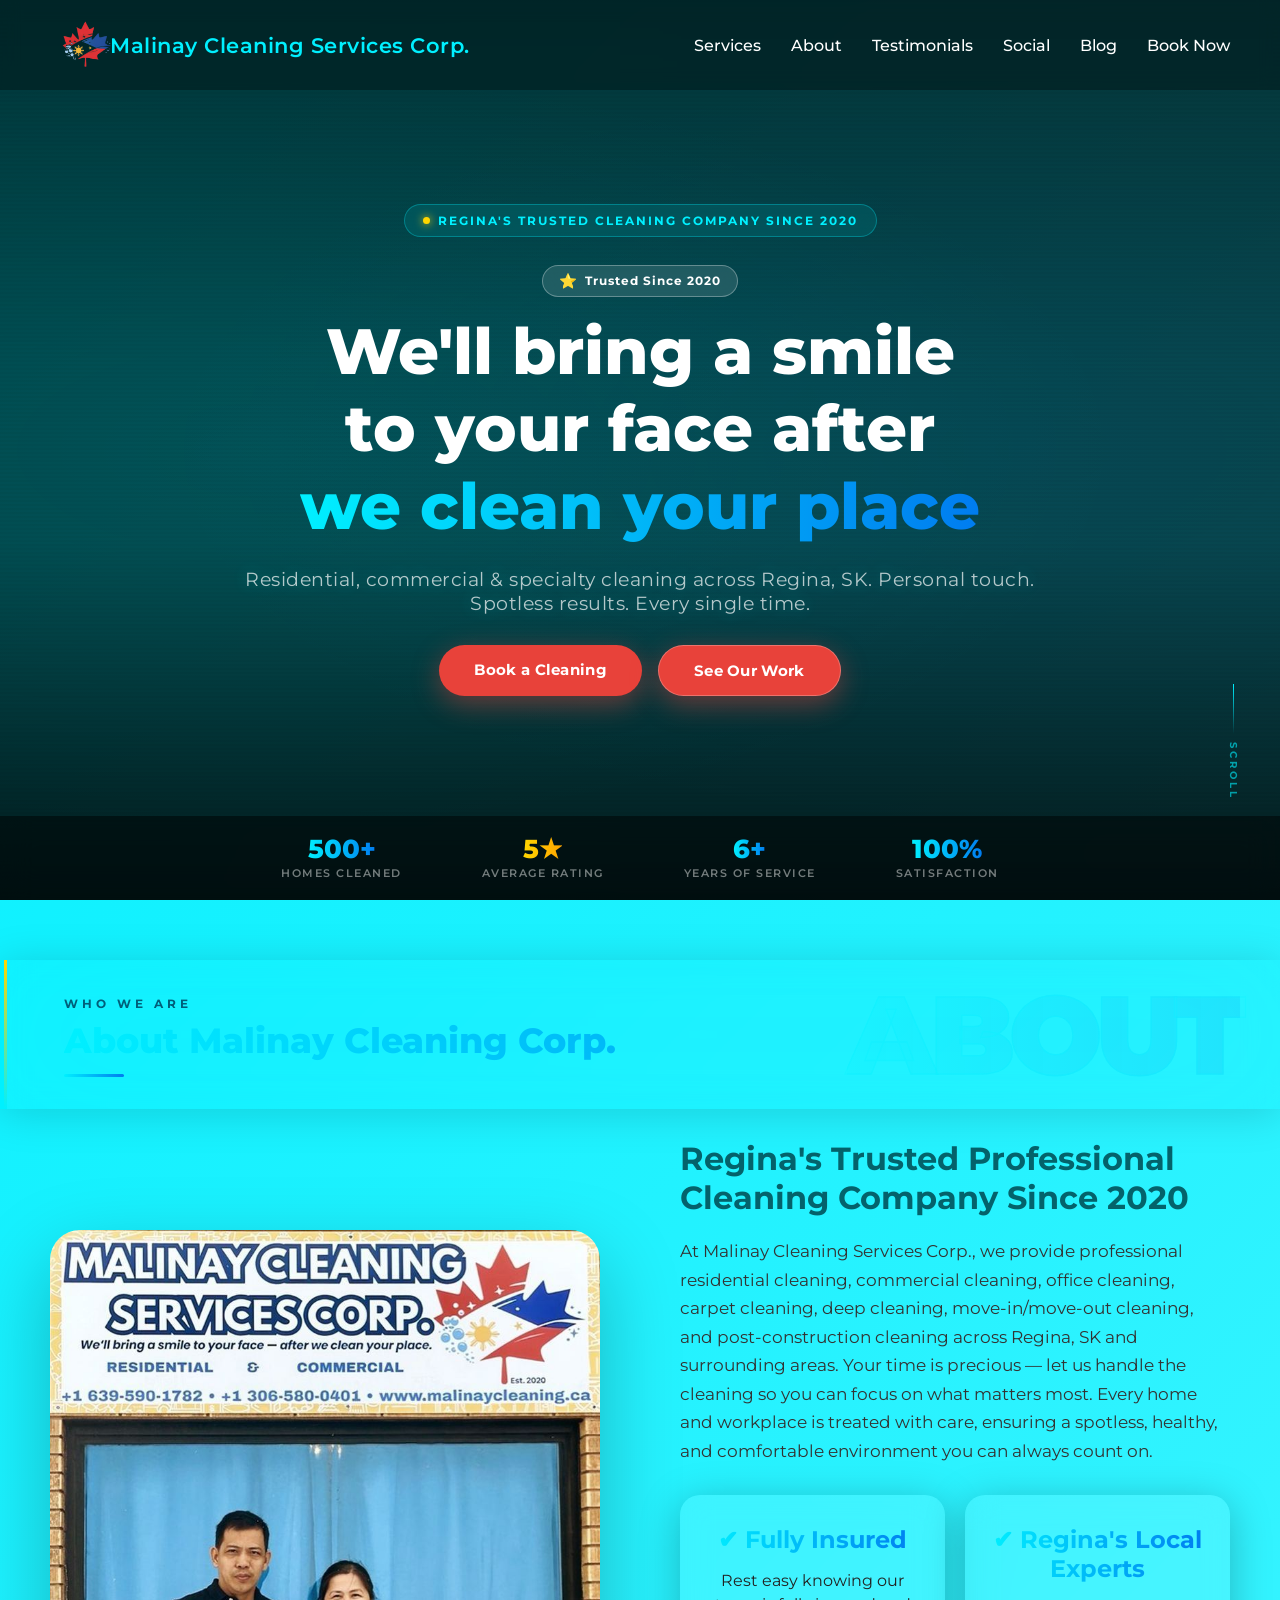
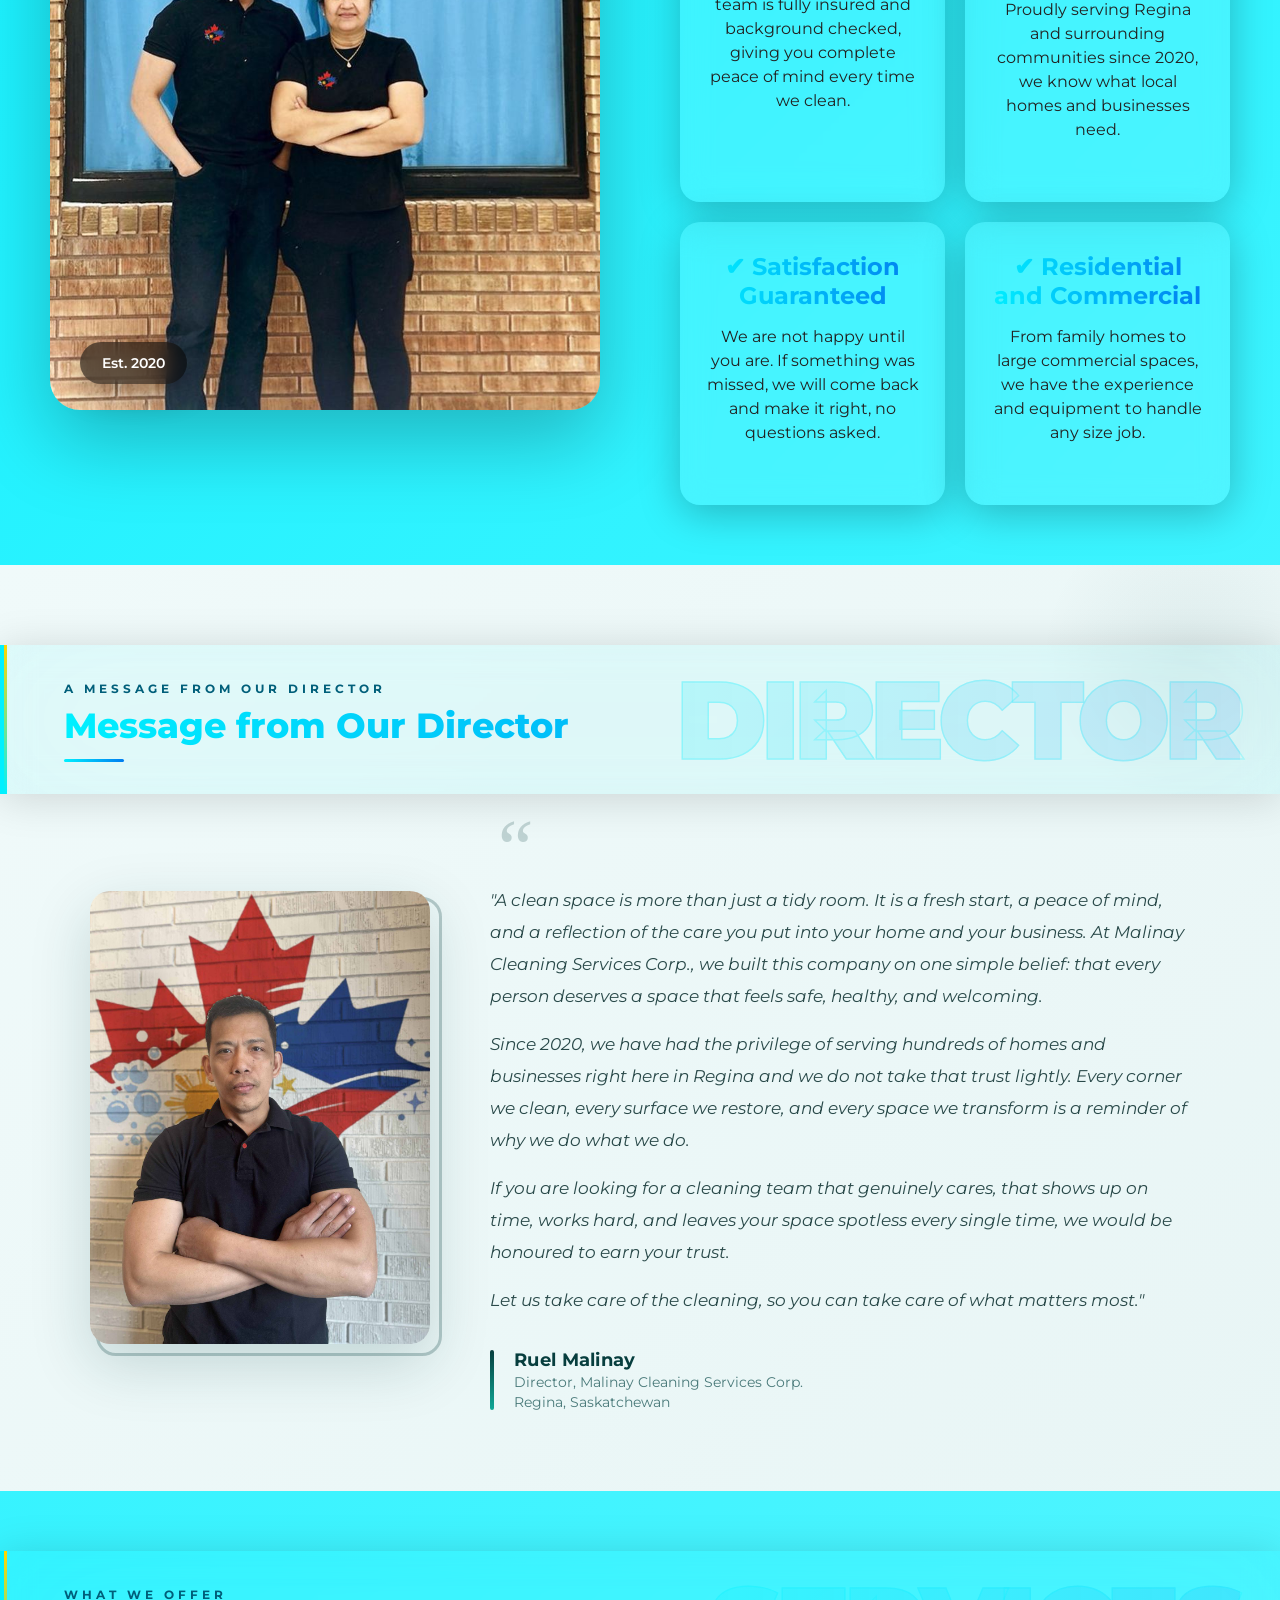
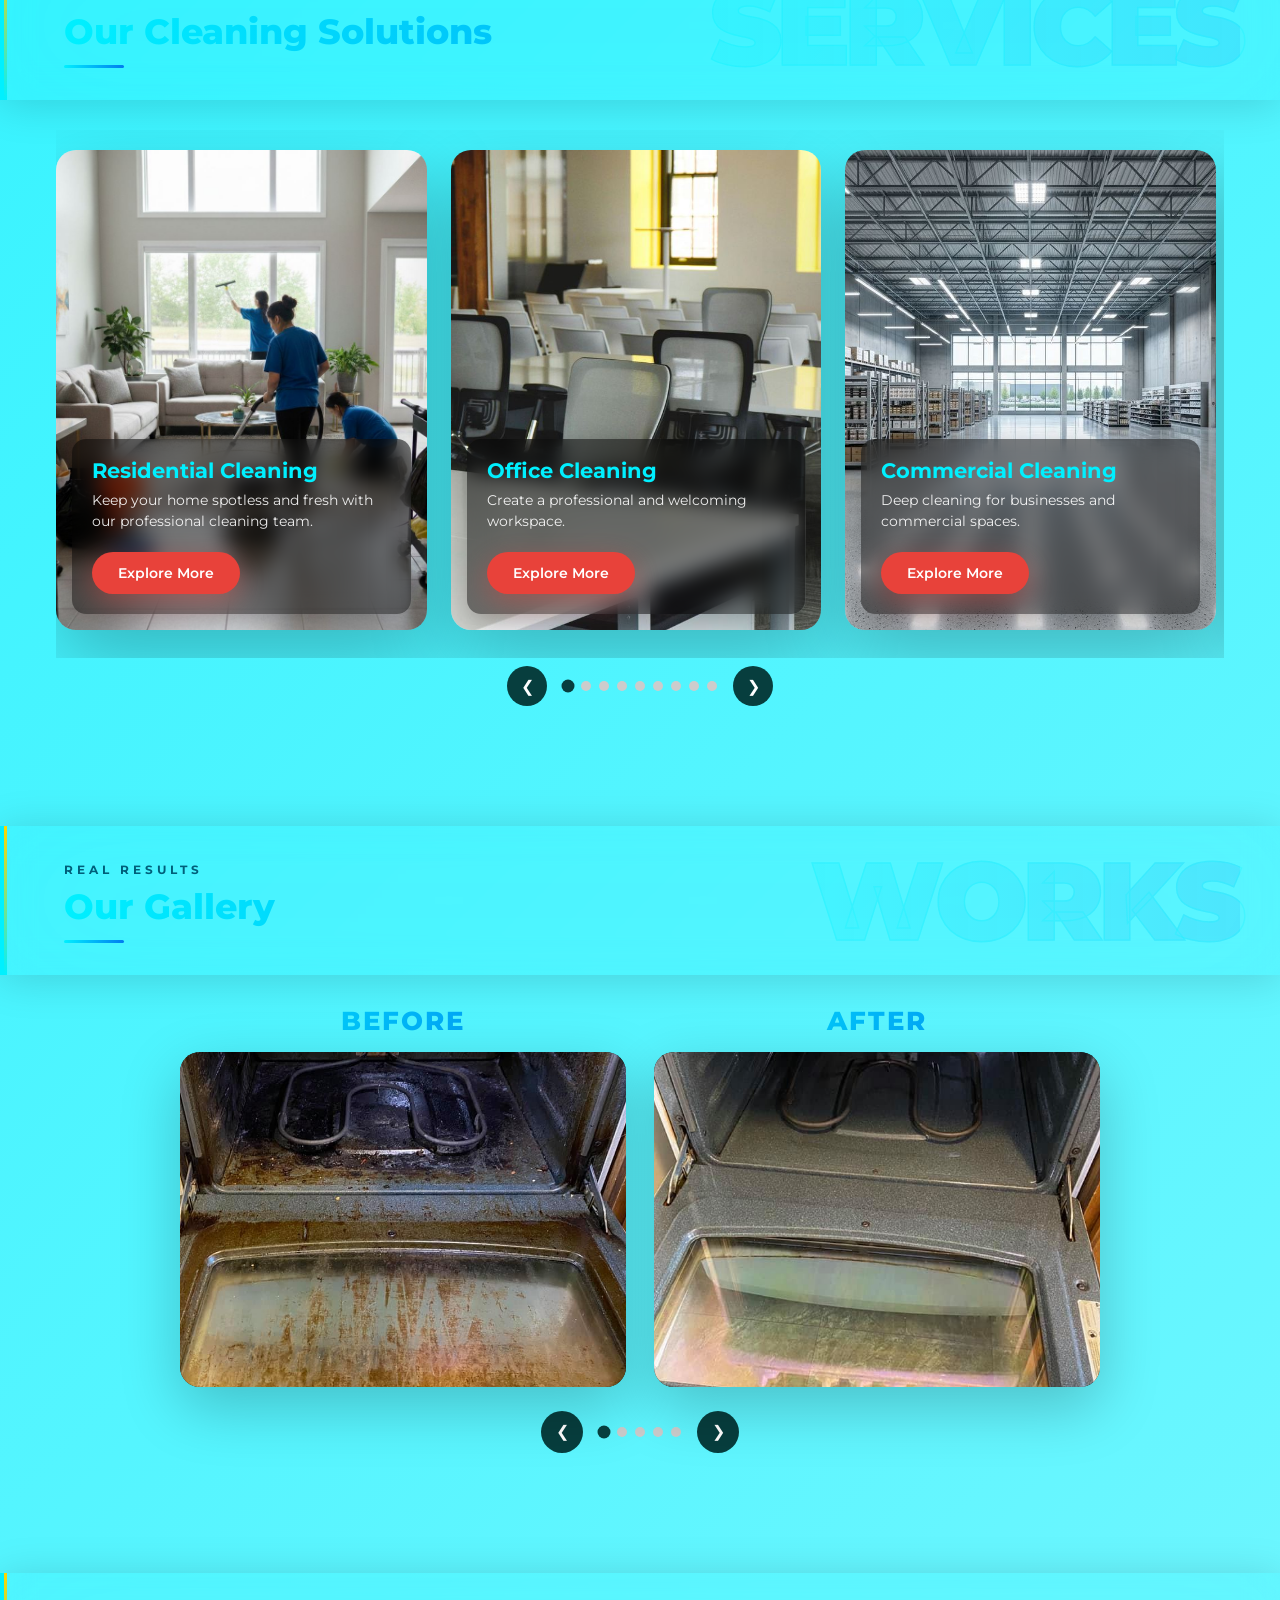
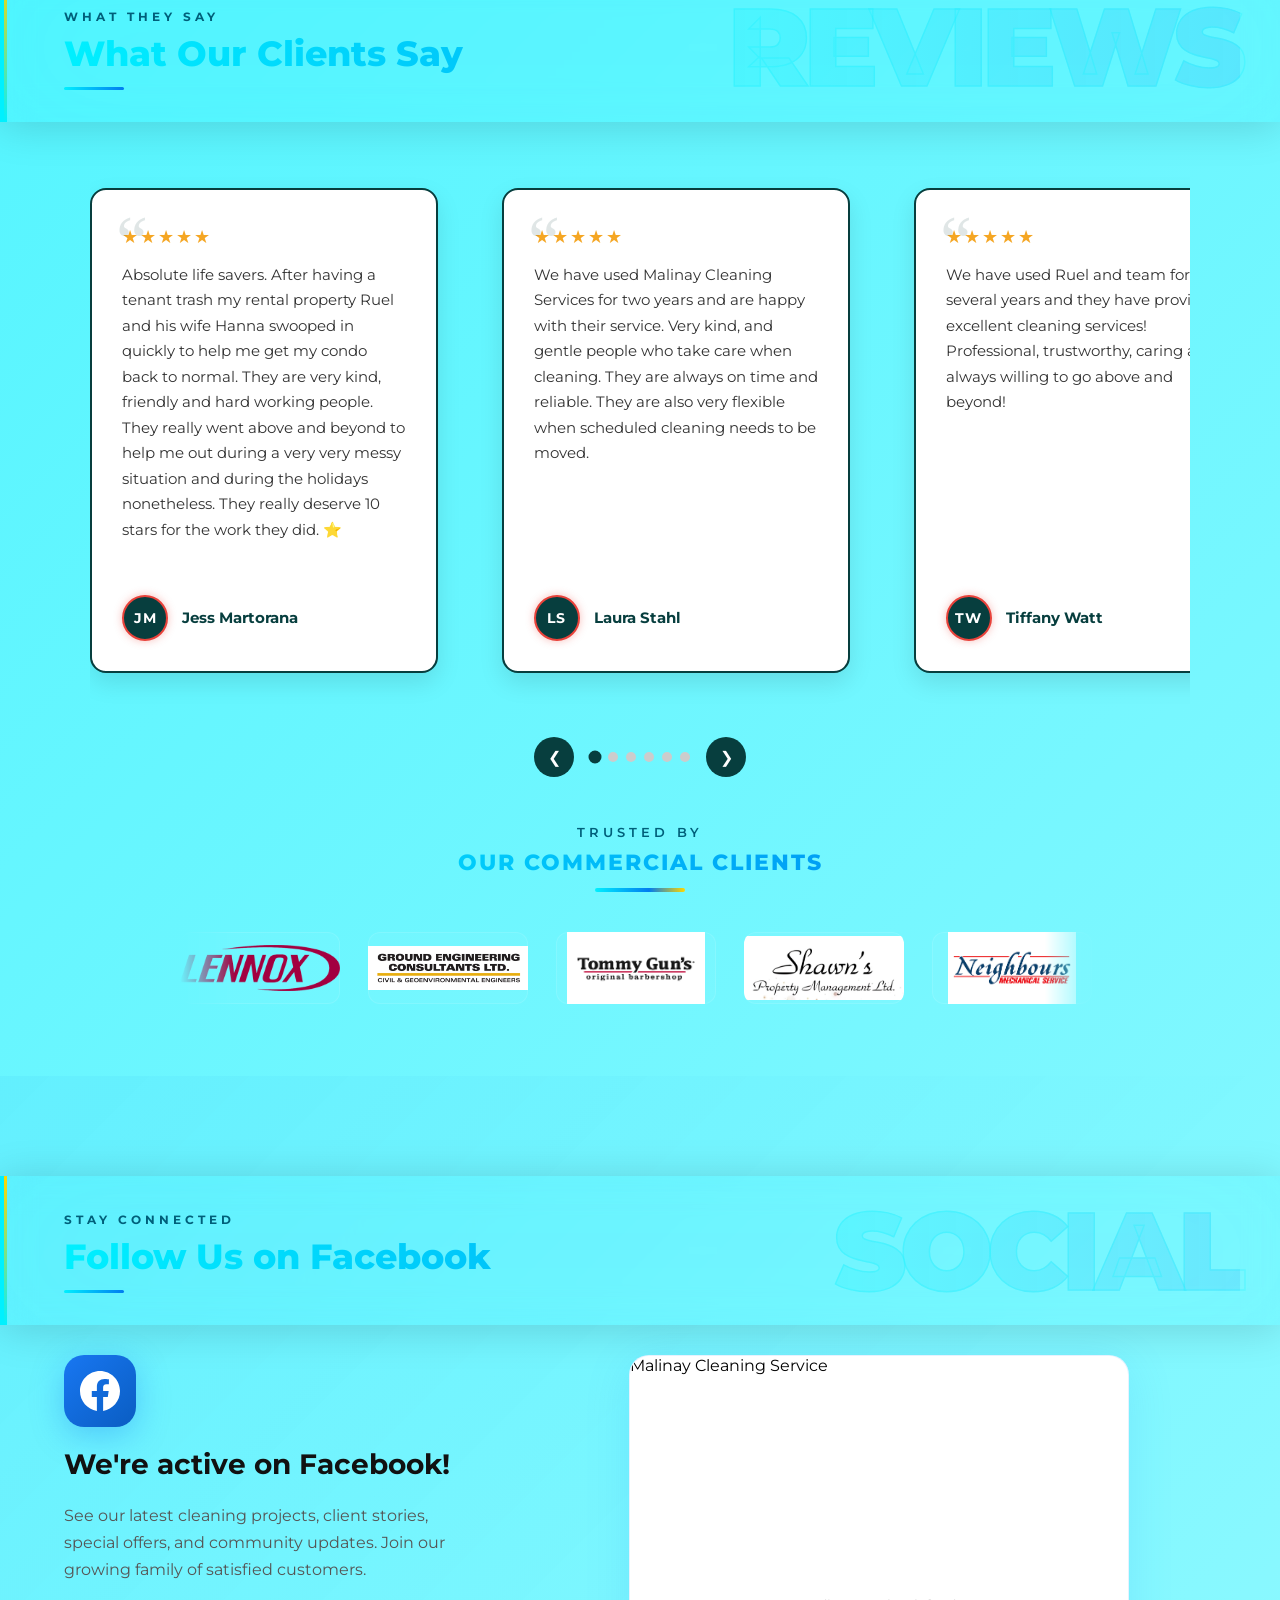
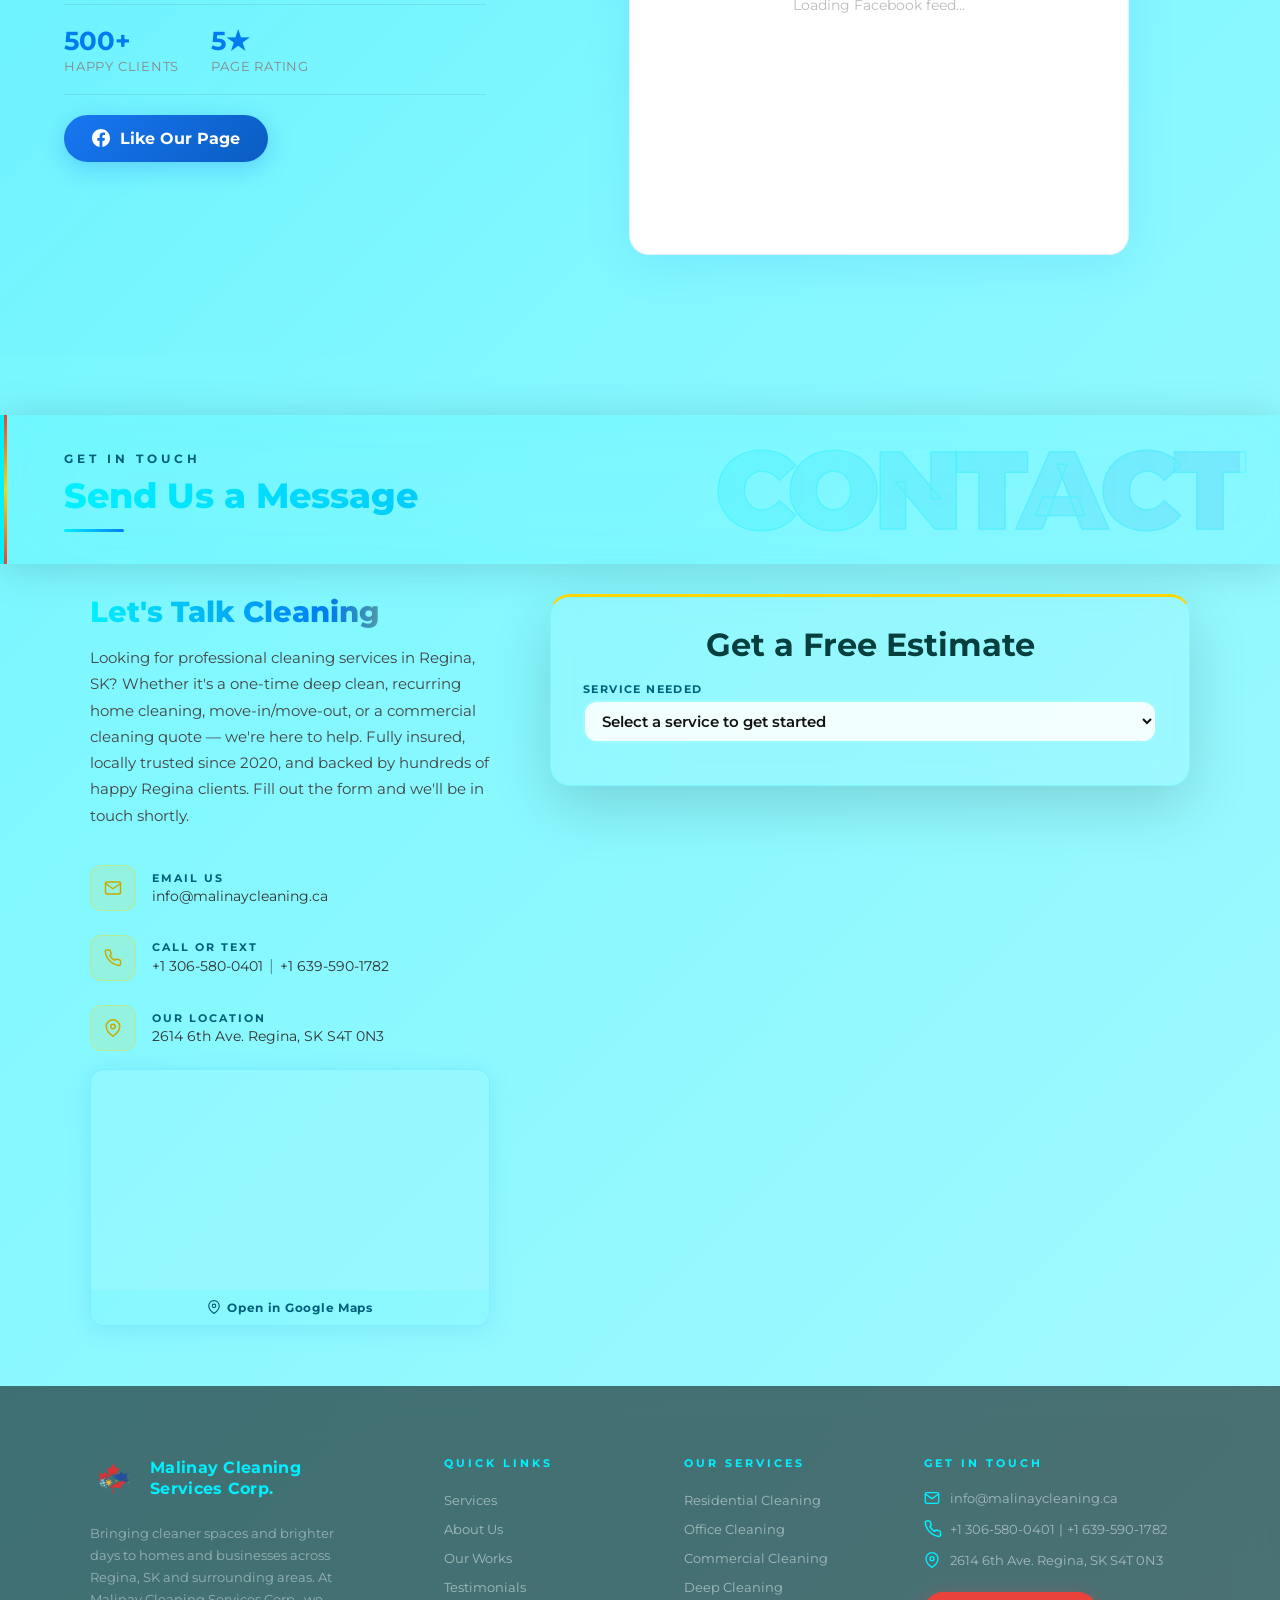
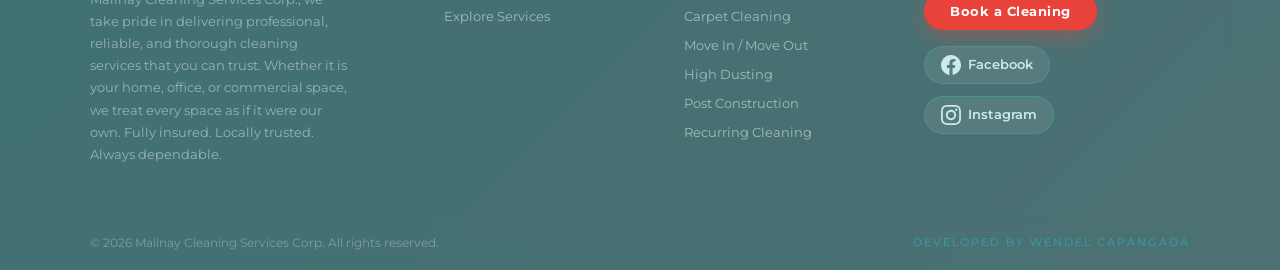
<file: index.html>
<!DOCTYPE html>
<html lang="en">
<head>
<meta charset="UTF-8">
<meta name="viewport" content="width=device-width, initial-scale=1.0">
<title>Malinay Cleaning Services Corp. | Professional Cleaning in Regina, SK</title>
<meta name="description" content="Malinay Cleaning Services Corp. offers professional residential, commercial, carpet, deep, move-in/out &amp; post-construction cleaning in Regina, SK. Fully insured. Free estimates. Call +1 306-580-0401.">
<meta name="keywords" content="cleaning services Regina SK, house cleaning Regina, commercial cleaning Regina, office cleaning Regina Saskatchewan, carpet cleaning Regina, move in move out cleaning Regina, post construction cleaning Saskatchewan, deep cleaning Regina, recurring cleaning Regina, professional cleaners Regina">
<meta name="robots" content="index, follow">
<meta name="author" content="Malinay Cleaning Services Corp.">
<link rel="canonical" href="https://www.malinaycleaning.ca/">

<!-- Open Graph / Facebook -->
<meta property="og:type" content="website">
<meta property="og:url" content="https://www.malinaycleaning.ca/">
<meta property="og:title" content="Malinay Cleaning Services Corp. | Professional Cleaning in Regina, SK">
<meta property="og:description" content="Professional residential, commercial, carpet &amp; post-construction cleaning in Regina, SK. Fully insured. Trusted since 2020. Get a free estimate today!">
<meta property="og:image" content="assets/official-logo.png">
<meta property="og:image:alt" content="Malinay Cleaning Services Corp. Logo">
<meta property="og:locale" content="en_CA">
<meta property="og:site_name" content="Malinay Cleaning Services Corp.">

<!-- Twitter Card -->
<meta name="twitter:card" content="summary_large_image">
<meta name="twitter:title" content="Malinay Cleaning Services Corp. | Regina, SK">
<meta name="twitter:description" content="Professional cleaning services in Regina, Saskatchewan. Book today at +1 306-580-0401.">
<meta name="twitter:image" content="assets/official-logo.png">

<!-- Favicons -->
<link rel="icon" type="image/x-icon" href="favicon.ico">
<link rel="icon" type="image/png" sizes="32x32" href="favicon-32x32.png">
<link rel="icon" type="image/png" sizes="16x16" href="favicon-16x16.png">
<link rel="apple-touch-icon" sizes="180x180" href="apple-touch-icon.png">
<link rel="manifest" href="site.webmanifest">

<!-- Structured Data -->
<script type="application/ld+json">{"@context": "https://schema.org","@type": "LocalBusiness","name": "Malinay Cleaning Services Corp.","url": "https://malinaycleaning.ca","logo": "https://malinaycleaning.ca/assets/official-logo.png","image": "https://malinaycleaning.ca/assets/official-logo.png","description": "Malinay Cleaning Services Corp. provides professional residential, commercial, office, carpet, deep, move-in/out, post-construction, high dusting, and recurring cleaning services in Regina, SK and surrounding areas. Fully insured and trusted since 2020.","telephone": ["+13065800401", "+16395901782"],"email": "info@malinaycleaning.ca","address": {"@type": "PostalAddress","streetAddress": "2614 6th Ave","addressLocality": "Regina","addressRegion": "SK","postalCode": "S4T 0N3","addressCountry": "CA"},"geo": {"@type": "GeoCoordinates","latitude": 50.4452,"longitude": -104.6189},"openingHours": "Mo-Su 08:00-18:00","priceRange": "$$","areaServed": [{"@type": "City","name": "Regina"},{"@type": "AdministrativeArea","name": "Saskatchewan"}],"hasOfferCatalog": {"@type": "OfferCatalog","name": "Cleaning Services","itemListElement": [{"@type": "Offer","itemOffered": {"@type": "Service","name": "Residential Cleaning"}},{"@type": "Offer","itemOffered": {"@type": "Service","name": "Commercial Cleaning"}},{"@type": "Offer","itemOffered": {"@type": "Service","name": "Office Cleaning"}},{"@type": "Offer","itemOffered": {"@type": "Service","name": "Carpet Cleaning"}},{"@type": "Offer","itemOffered": {"@type": "Service","name": "Deep Cleaning"}},{"@type": "Offer","itemOffered": {"@type": "Service","name": "Move In / Move Out Cleaning"}},{"@type": "Offer","itemOffered": {"@type": "Service","name": "Post Construction Cleaning"}},{"@type": "Offer","itemOffered": {"@type": "Service","name": "Recurring Cleaning"}},{"@type": "Offer","itemOffered": {"@type": "Service","name": "High Dusting"}}]},"sameAs": ["https://www.facebook.com/p/Malinay-Cleaning-Service-100063611329058/","https://www.instagram.com/malinaycleaningservicescorp"]}</script>

<script type="application/ld+json">
{
  "@context": "https://schema.org",
  "@type": "WebSite",
  "name": "Malinay Cleaning Services Corp.",
  "url": "https://malinaycleaning.ca"
}
</script>

<link href="https://fonts.googleapis.com/css2?family=Montserrat:wght@400;700&display=swap" rel="stylesheet">
<link rel="stylesheet" href="styles.css">
</head>
<body>

<div class="background-blobs">
  <div class="blob blob1"></div>
  <div class="blob blob2"></div>
  <div class="blob blob3"></div>
</div>

<!-- Navbar -->
<nav>
  <a href="#" class="brand">
  <img src="assets/official-logo.png" alt="Malinay Cleaning Logo">
  <span class="logo-text">Malinay Cleaning Services Corp.</span>
</a>
  <button class="nav-toggle" id="navToggle" aria-label="Toggle menu">
    <span></span><span></span><span></span>
  </button>
  <ul id="navMenu">
    <li><a href="#services">Services</a></li>
    <li><a href="#about">About</a></li>
    <li><a href="#testimonials">Testimonials</a></li>
    <li><a href="#social">Social</a></li>
    <li><a href="blog.html">Blog</a></li>
    <li><a href="#contact">Book Now</a></li>
  </ul>
</nav>

<!-- Hero Section -->
<section class="hero">

  <!-- Video Background -->
  <video autoplay muted loop playsinline id="myVideo">
    <!-- <source src="assets/cleaning.mp4" type="video/mp4"> -->
    <source src="https://pub-94a8dd60c73c4bc7b6606af523038030.r2.dev/cleaning.mp4" type="video/mp4">
  </video>

  <!-- Cinematic overlays -->
  <div class="hero-overlay-dark"></div>
  <div class="hero-overlay-gradient"></div>
  <div class="hero-scanlines"></div>

  <!-- Main content -->
  <div class="hero-content">

    <div class="hero-badge">
      <span class="hero-badge-dot"></span>
      Regina's Trusted Cleaning Company Since 2020
    </div>

    <div class="hero-trusted-badge">
      <span class="hero-trusted-icon">⭐</span>
      Trusted Since 2020
    </div>

    <h1>
      <span class="hero-line hero-line-1">We'll bring a smile</span>
      <span class="hero-line hero-line-2">to your face after</span>
      <span class="hero-line hero-line-3">we clean your place</span>
    </h1>

    <p class="hero-sub">
      Residential, commercial &amp; specialty cleaning across Regina, SK. Personal touch. Spotless results. Every single time.
    </p>

    <div class="hero-actions">
      <a href="#contact" class="hero-btn-primary">Book a Cleaning</a>
      <a href="#works" class="hero-btn-secondary">See Our Work</a>
    </div>

  </div>

  <!-- Stats bar -->
  <div class="hero-stats">
    <div class="hero-stat">
      <span class="hero-stat-number">500+</span>
      <span class="hero-stat-label">Homes Cleaned</span>
    </div>
    <div class="hero-stat">
      <span class="hero-stat-number hero-stat-stars">5★</span>
      <span class="hero-stat-label">Average Rating</span>
    </div>
    <div class="hero-stat">
      <span class="hero-stat-number">6+</span>
      <span class="hero-stat-label">Years of Service</span>
    </div>
    <div class="hero-stat">
      <span class="hero-stat-number">100%</span>
      <span class="hero-stat-label">Satisfaction</span>
    </div>
  </div>

  <!-- Scroll indicator -->
  <div class="hero-scroll">
    <div class="hero-scroll-line"></div>
    <span>Scroll</span>
  </div>

</section>

<!-- About Us -->
<section id="about" class="about-modern fade-in">

  <div class="section-header section-banner">
    <div class="banner-watermark">ABOUT</div>
    <span class="section-label">WHO WE ARE</span>
    <h2 class="section-title">About Malinay Cleaning Corp.</h2>
    <div class="title-line"></div>
  </div>

  <div class="about-container">

    <div class="about-image">
      <img src="assets/about-us-main.jpg" alt="Cleaning Team">
      <div class="image-badge">Est. 2020</div>
    </div>

    <div class="about-content">
      <h3>Regina's Trusted Professional Cleaning Company Since 2020</h3>
      <p>
        At Malinay Cleaning Services Corp., we provide professional residential cleaning, 
        commercial cleaning, office cleaning, carpet cleaning, deep cleaning, move-in/move-out cleaning, 
        and post-construction cleaning across Regina, SK and surrounding areas. 
        Your time is precious — let us handle the cleaning so you can focus on what matters most. 
        Every home and workplace is treated with care, ensuring a spotless, 
        healthy, and comfortable environment you can always count on.
      </p>
      <div class="about-features">
        <div class="feature-card">
          <h4>✔ Fully Insured</h4>
          <p>Rest easy knowing our team is fully insured and background checked, giving you complete peace of mind every time we clean.</p>
        </div>
        <div class="feature-card">
          <h4>✔ Regina's Local Experts</h4>
          <p>Proudly serving Regina and surrounding communities since 2020, we know what local homes and businesses need.</p>
        </div>
        <div class="feature-card">
          <h4>✔ Satisfaction Guaranteed</h4>
          <p>We are not happy until you are. If something was missed, we will come back and make it right, no questions asked.</p>
        </div>
        <div class="feature-card">
          <h4>✔ Residential and Commercial</h4>
          <p>From family homes to large commercial spaces, we have the experience and equipment to handle any size job.</p>
        </div>
      </div>
    </div>

  </div>

</section>

<!-- Message from Our Director -->
<section class="director-section fade-in">
  <div class="section-header section-banner">
    <div class="banner-watermark">DIRECTOR</div>
    <span class="section-label">A MESSAGE FROM OUR DIRECTOR</span>
    <h2 class="section-title">Message from Our Director</h2>
    <div class="title-line"></div>
  </div>
  <div class="director-container">
    <div class="director-image">
      <img src="assets/President.jpg" alt="Ruel Malinay - Director, Malinay Cleaning Services Corp.">
    </div>
    <div class="director-content">
      <blockquote class="director-quote">
        <p>"A clean space is more than just a tidy room. It is a fresh start, a peace of mind, and a reflection of the care you put into your home and your business. At Malinay Cleaning Services Corp., we built this company on one simple belief: that every person deserves a space that feels safe, healthy, and welcoming.</p>
        <p>Since 2020, we have had the privilege of serving hundreds of homes and businesses right here in Regina and we do not take that trust lightly. Every corner we clean, every surface we restore, and every space we transform is a reminder of why we do what we do.</p>
        <p>If you are looking for a cleaning team that genuinely cares, that shows up on time, works hard, and leaves your space spotless every single time, we would be honoured to earn your trust.</p>
        <p>Let us take care of the cleaning, so you can take care of what matters most."</p>
      </blockquote>
      <div class="director-signature">
        <div class="director-sig-line"></div>
        <div class="director-sig-info">
          <strong>Ruel Malinay</strong>
          <span>Director, Malinay Cleaning Services Corp.</span>
          <span>Regina, Saskatchewan</span>
        </div>
      </div>
    </div>
  </div>
</section>

<!-- Our Services -->
<section id="services" class="carousel-section fade-in">

  <div class="section-header section-banner">
    <div class="banner-watermark">SERVICES</div>
    <span class="section-label">WHAT WE OFFER</span>
    <h2 class="section-title">Our Cleaning Solutions</h2>
    <div class="title-line"></div>
  </div>
  <div class="carousel">
    <div class="carousel-track">

      <div class="carousel-item">
        <img src="assets/services/residential.jpg" alt="Residential Cleaning">
        <div class="overlay">
          <h2>Residential Cleaning</h2>
          <p>Keep your home spotless and fresh with our professional cleaning team.</p>
          <!-- <ul class="service-sublist">
            <li>Move In / Move Out Cleaning</li>
            <li>Recurring Cleaning</li>
            <li>Deep Residential Cleaning</li>
          </ul> -->
          <a href="explore-services.html#service-residential" class="service-btn">Explore More</a>
        </div>
      </div>

      <div class="carousel-item">
        <img src="assets/services/office-cleaning.jpg" alt="Office Cleaning">
        <div class="overlay">
          <h2>Office Cleaning</h2>
          <p>Create a professional and welcoming workspace.</p>
          <!-- <ul class="service-sublist">
            <li>Daily Office Cleaning</li>
            <li>Workspace Sanitization</li>
            <li>Meeting Room Cleaning</li>
          </ul> -->
          <a href="explore-services.html#service-office" class="service-btn">Explore More</a>
        </div>
      </div>

      <div class="carousel-item">
        <img src="assets/services/commercial.jpg" alt="Commercial Cleaning">
        <div class="overlay">
          <h2>Commercial Cleaning</h2>
          <p>Deep cleaning for businesses and commercial spaces.</p>
          <!-- <ul class="service-sublist">
            <li>Retail Store Cleaning</li>
            <li>Large Facility Cleaning</li>
            <li>Scheduled Maintenance</li>
          </ul> -->
          <a href="explore-services.html#service-commercial" class="service-btn">Explore More</a>
        </div>
      </div>

      <div class="carousel-item">
        <img src="assets/services/deep-clean.jpg" alt="Deep Cleaning">
        <div class="overlay">
          <h2>Deep Cleaning</h2>
          <p>A thorough top-to-bottom clean that goes beyond the surface — perfect for first-time bookings or seasonal refresh.</p>
          <!-- <ul class="service-sublist">
            <li>Deep Steam Cleaning</li>
            <li>Stain & Odour Removal</li>
            <li>Residential & Commercial</li>
          </ul> -->
          <a href="explore-services.html#service-deep" class="service-btn">Explore More</a>
        </div>
      </div>

      <div class="carousel-item">
        <img src="assets/services/carpet-cleaning.jpg" alt="Carpet Cleaning">
        <div class="overlay">
          <h2>Carpet Cleaning</h2>
          <p>Restore your carpets to their original freshness and colour.</p>
          <!-- <ul class="service-sublist">
            <li>Deep Steam Cleaning</li>
            <li>Stain & Odour Removal</li>
            <li>Residential & Commercial</li>
          </ul> -->
          <a href="explore-services.html#service-carpet" class="service-btn">Explore More</a>
        </div>
      </div>

      <div class="carousel-item">
        <img src="assets/services/movein-out.jpg" alt="Move In Move Out">
        <div class="overlay">
          <h2>Move In / Move Out</h2>
          <p>Start fresh or leave on a good note — we handle the deep clean.</p>
          <!-- <ul class="service-sublist">
            <li>Full Interior Cleaning</li>
            <li>Appliance & Cabinet Cleaning</li>
            <li>Deposit-Ready Results</li>
          </ul> -->
          <a href="explore-services.html#service-move" class="service-btn">Explore More</a>
        </div>
      </div>

      <div class="carousel-item">
        <img src="assets/services/high-dusting.jpg" alt="High Dusting">
        <div class="overlay">
          <h2>High Dusting</h2>
          <p>Reaching the spots others miss — ceilings, vents, and high surfaces.</p>
          <!-- <ul class="service-sublist">
            <li>Ceiling & Vent Cleaning</li>
            <li>Light Fixtures & Beams</li>
            <li>Warehouse & Commercial</li>
          </ul> -->
          <a href="explore-services.html#service-highdusting" class="service-btn">Explore More</a>
        </div>
      </div>

      <div class="carousel-item">
        <img src="assets/services/post-construction.jpg" alt="Post Construction">
        <div class="overlay">
          <h2>Post Construction</h2>
          <p>After the build comes the clean — dust, debris, and everything in between.</p>
          <!-- <ul class="service-sublist">
            <li>Debris & Dust Removal</li>
            <li>Window & Surface Polish</li>
            <li>Move-In Ready Finish</li>
          </ul> -->
          <a href="explore-services.html#service-postconstruction" class="service-btn">Explore More</a>
        </div>
      </div>

      <div class="carousel-item">
        <img src="assets/services/recurring.jpg" alt="Recurring Cleaning">
        <div class="overlay">
          <h2>Recurring Cleaning</h2>
          <p>Set it and forget it — consistent cleanliness on your schedule.</p>
          <!-- <ul class="service-sublist">
            <li>Weekly & Bi-Weekly Plans</li>
            <li>Monthly Maintenance</li>
            <li>Priority Scheduling</li>
          </ul> -->
          <a href="explore-services.html#service-recurring" class="service-btn">Explore More</a>
        </div>
      </div>

    </div>

    <div class="carousel-controls">
      <button id="prev">&#10094;</button>
      <div class="carousel-dots" id="carouselDots"></div>
      <button id="next">&#10095;</button>
    </div>
  </div>

</section>

<!-- Works -->
<section id="works" class="works-section fade-in">

  <div class="section-header section-banner">
    <div class="banner-watermark">WORKS</div>
    <span class="section-label">REAL RESULTS</span>
    <h2 class="section-title">Our Gallery</h2>
    <div class="title-line"></div>
  </div>

  <div class="works-carousel">
    <div class="works-wrapper">

      <div class="works-column">
        <h3 class="works-label">Before</h3>
        <div class="works-track before-track">
          <img src="assets/works/oven-before.jpeg" alt="Oven before cleaning - grease and grime buildup">
          <img src="assets/works/stove-before.jpeg" alt="Stove before cleaning - dirty burners and surface">
          <img src="assets/works/toilet-bowl-before.jpg" alt="Toilet bowl before cleaning - stained and unclean">
          <img src="assets/works/pipe-room-before.jpg" alt="Pipe room before cleaning - dusty industrial space">
          <img src="assets/works/office-before.jpg" alt="Office before cleaning - cluttered and dirty workspace">
        </div>
      </div>

      <div class="works-column">
        <h3 class="works-label">After</h3>
        <div class="works-track after-track">
          <img src="assets/works/oven-after.jpeg" alt="Oven after professional cleaning - sparkling clean interior">
          <img src="assets/works/stove-after.jpeg" alt="Stove after professional cleaning - shiny and spotless">
          <img src="assets/works/toilet-bowl-after.jpg" alt="Toilet bowl after professional cleaning - gleaming white">
          <img src="assets/works/pipe-room-after.jpg" alt="Pipe room after professional cleaning - organized and dust-free">
          <img src="assets/works/office-after.jpg" alt="Office after professional cleaning - clean and tidy workspace">
        </div>
      </div>

    </div>

    <div class="works-controls">
      <button id="worksPrev">&#10094;</button>
      <div class="works-dots" id="worksDots"></div>
      <button id="worksNext">&#10095;</button>
    </div>
  </div>

</section>

<!-- Testimonials -->
<section id="testimonials" class="testimonials-section fade-in">

  <div class="section-header section-banner">
    <div class="banner-watermark">REVIEWS</div>
    <span class="section-label">WHAT THEY SAY</span>
    <h2 class="section-title">What Our Clients Say</h2>
    <div class="title-line"></div>
  </div>

  <div class="testimonials-carousel">

    <div class="testimonials-track" id="testimonialsTrack">

      <div class="testimonial-card">
        <div class="testimonial-quote-icon">&ldquo;</div>
        <div class="testimonial-stars">★★★★★</div>
        <p class="testimonial-text">Absolute life savers. After having a tenant trash my rental property Ruel and his wife Hanna swooped in quickly to help me get my condo back to normal. They are very kind, friendly and hard working people. They really went above and beyond to help me out during a very very messy situation and during the holidays nonetheless. They really deserve 10 stars for the work they did. ⭐️</p>
        <div class="testimonial-author">
          <div class="testimonial-avatar">JM</div>
          <div class="testimonial-info">
            <h4>Jess Martorana</h4>
            <!-- <span>Carpet Cleaning Client</span> -->
          </div>
        </div>
      </div>
      
      <div class="testimonial-card">
        <div class="testimonial-quote-icon">&ldquo;</div>
        <div class="testimonial-stars">★★★★★</div>
        <p class="testimonial-text">We have used Malinay Cleaning Services for two years and are happy with their service. Very kind, and gentle people who take care when cleaning. They are always on time and reliable. They are also very flexible when scheduled cleaning needs to be moved.</p>
        <div class="testimonial-author">
          <div class="testimonial-avatar">LS</div>
          <div class="testimonial-info">
            <h4>Laura Stahl</h4>
            <!-- <span>Residential Recurring Client</span> -->
          </div>
        </div>
      </div>

      <div class="testimonial-card">
        <div class="testimonial-quote-icon">&ldquo;</div>
        <div class="testimonial-stars">★★★★★</div>
        <p class="testimonial-text">We have used Ruel and team for several years and they have provided excellent cleaning services! Professional, trustworthy, caring and always willing to go above and beyond!</p>
        <div class="testimonial-author">
          <div class="testimonial-avatar">TW</div>
          <div class="testimonial-info">
            <h4>Tiffany Watt</h4>
            <!-- <span>Residential Client</span> -->
          </div>
        </div>
      </div>

      <div class="testimonial-card">
        <div class="testimonial-quote-icon">&ldquo;</div>
        <div class="testimonial-stars">★★★★★</div>
        <p class="testimonial-text">I highly recommend this cleaning company to anyone! I have them for biweekly cleaning in my home, they are reliable, trustworthy and they go above and beyond when cleaning my home. They are also super gracious and kind souls I would recommend them to anyone!</p>
        <div class="testimonial-author">
          <div class="testimonial-avatar">JW</div>
          <div class="testimonial-info">
            <h4>Jackie Willard</h4>
            <!-- <span>Commercial Client</span> -->
          </div>
        </div>
      </div>

      <div class="testimonial-card">
        <div class="testimonial-quote-icon">&ldquo;</div>
        <div class="testimonial-stars">★★★★★</div>
        <p class="testimonial-text">I have used Malinay cleaning for several years...both in a home and commercial setting. They are efficient, courteous, honest and if needs change they are very accommodating to meet required cleaning requirements.</p>
        <div class="testimonial-author">
          <div class="testimonial-avatar">MS</div>
          <div class="testimonial-info">
            <h4>Mavis J Slack</h4>
            <!-- <span>Move-Out Client</span> -->
          </div>
        </div>
      </div>

      <div class="testimonial-card">
        <div class="testimonial-quote-icon">&ldquo;</div>
        <div class="testimonial-stars">★★★★★</div>
        <p class="testimonial-text">Extremely thorough and professional with reasonable rates. They were able to bring flooring back to life that was covered in years worth of grime, drywall mud and paint. Will definitely use their service again.</p>
        <div class="testimonial-author">
          <div class="testimonial-avatar">BR</div>
          <div class="testimonial-info">
            <h4>Brady</h4>
            <!-- <span>Recurring Client</span> -->
          </div>
        </div>
      </div>

    </div>

    <div class="testimonials-controls">
      <button id="testimonialPrev">&#10094;</button>
      <div class="testimonials-dots" id="testimonialDots"></div>
      <button id="testimonialNext">&#10095;</button>
    </div>

  </div>

  <!-- Clients — inside Works section, below gallery -->
  <div class="clients-marquee-inner">

    <div class="clients-marquee-heading">
      <span class="section-label" style="display:block;text-align:center;margin-bottom:8px;">TRUSTED BY</span>
      <h3 class="works-label" style="text-align:center;font-size:1.4rem;margin-bottom:0;">Our Commercial Clients</h3>
      <div class="title-line" style="margin:12px auto 0;"></div>
    </div>

    <div class="marquee-outer">
      <div class="marquee-wrapper">
        <div class="marquee-track" id="marqueeTrack">

          <!-- Logo items — replace src with actual logos later -->
          <div class="marquee-item"><div class="client-logo-placeholder"><span><img src="assets/clients/lennox.webp" alt="Lennox Logo"></span></div></div>
          <div class="marquee-item"><div class="client-logo-placeholder"><span><img src="assets/clients/ground-engineering.png" alt="Ground Engineering Logo"></span></div></div>
          <div class="marquee-item"><div class="client-logo-placeholder"><span><img src="assets/clients/tommy-guns.webp" alt="Tommy Guns Logo"></span></div></div>
          <div class="marquee-item"><div class="client-logo-placeholder"><span><img src="assets/clients/shawns.png" alt="Shawns Logo"></span></div></div>
          <div class="marquee-item"><div class="client-logo-placeholder"><span><img src="assets/clients/neighbors.png" alt="Neighbors Logo"></span></div></div>
          <div class="marquee-item"><div class="client-logo-placeholder"><span><img src="assets/clients/choice.png" alt="Choice Logo"></span></div></div>
          <div class="marquee-item"><div class="client-logo-placeholder"><span><img src="assets/clients/gentek.png" alt="Gentek Logo"></span></div></div>
          <div class="marquee-item"><div class="client-logo-placeholder"><span><img src="assets/clients/m&o.png" alt="M&O Logo"></span></div></div>
          <div class="marquee-item"><div class="client-logo-placeholder"><span><img src="assets/clients/massage-experts.svg" alt="Massage Experts Logo"></span></div></div>
          <div class="marquee-item"><div class="client-logo-placeholder"><span><img src="assets/clients/school-of-rock.jpg" alt="School of Rock Logo"></span></div></div>
          <div class="marquee-item"><div class="client-logo-placeholder"><span><img src="assets/clients/lakewood.png" alt="Lakewood Logo"></span></div></div>
          

          <!-- Duplicates for seamless loop -->
          <div class="marquee-item"><div class="client-logo-placeholder"><span><img src="assets/clients/lennox.webp" alt="Lennox Logo"></span></div></div>
          <div class="marquee-item"><div class="client-logo-placeholder"><span><img src="assets/clients/ground-engineering.png" alt="Ground Engineering Logo"></span></div></div>
          <div class="marquee-item"><div class="client-logo-placeholder"><span><img src="assets/clients/tommy-guns.webp" alt="Tommy Guns Logo"></span></div></div>
          <div class="marquee-item"><div class="client-logo-placeholder"><span><img src="assets/clients/shawns.png" alt="Shawns Logo"></span></div></div>
          <div class="marquee-item"><div class="client-logo-placeholder"><span><img src="assets/clients/neighbors.png" alt="Neighbors Logo"></span></div></div>
          <div class="marquee-item"><div class="client-logo-placeholder"><span><img src="assets/clients/choice.png" alt="Choice Logo"></span></div></div>
          <div class="marquee-item"><div class="client-logo-placeholder"><span><img src="assets/clients/gentek.png" alt="Gentek Logo"></span></div></div>
          <div class="marquee-item"><div class="client-logo-placeholder"><span><img src="assets/clients/m&o.png" alt="M&O Logo"></span></div></div>
          <div class="marquee-item"><div class="client-logo-placeholder"><span><img src="assets/clients/massage-experts.svg" alt="Massage Experts Logo"></span></div></div>
          <div class="marquee-item"><div class="client-logo-placeholder"><span><img src="assets/clients/school-of-rock.jpg" alt="School of Rock Logo"></span></div></div>
          <div class="marquee-item"><div class="client-logo-placeholder"><span><img src="assets/clients/lakewood.png" alt="Lakewood Logo"></span></div></div>

        </div>
      </div>
    </div>

  </div>

</section>


<!-- Facebook Social Feed -->
<section id="social" class="fb-social-section fade-in">

  <div class="section-header section-banner">
    <div class="banner-watermark">SOCIAL</div>
    <span class="section-label">STAY CONNECTED</span>
    <h2 class="section-title">Follow Us on Facebook</h2>
    <div class="title-line"></div>
  </div>

  <div class="fb-social-container">

    <!-- Left: CTA + follow prompt -->
    <div class="fb-social-cta">
      <div class="fb-social-icon-wrap">
        <svg viewBox="0 0 24 24" fill="currentColor" width="40" height="40" aria-hidden="true">
          <path d="M24 12.073C24 5.405 18.627 0 12 0S0 5.405 0 12.073C0 18.1 4.388 23.094 10.125 24v-8.437H7.078v-3.49h3.047V9.43c0-3.007 1.792-4.669 4.533-4.669 1.312 0 2.686.235 2.686.235v2.953H15.83c-1.491 0-1.956.925-1.956 1.874v2.25h3.328l-.532 3.49h-2.796V24C19.612 23.094 24 18.1 24 12.073z"/>
        </svg>
      </div>
      <h3 class="fb-social-heading">We're active on Facebook!</h3>
      <p class="fb-social-desc">See our latest cleaning projects, client stories, special offers, and community updates. Join our growing family of satisfied customers.</p>
      <div class="fb-social-stats">
        <div class="fb-social-stat">
          <span class="fb-stat-num">500+</span>
          <span class="fb-stat-label">Happy Clients</span>
        </div>
        <div class="fb-social-stat">
          <span class="fb-stat-num">5★</span>
          <span class="fb-stat-label">Page Rating</span>
        </div>
      </div>
      <a href="https://www.facebook.com/p/Malinay-Cleaning-Service-100063611329058/" target="_blank" rel="noopener noreferrer" class="fb-follow-btn">
        <svg viewBox="0 0 24 24" fill="currentColor" width="18" height="18" aria-hidden="true">
          <path d="M24 12.073C24 5.405 18.627 0 12 0S0 5.405 0 12.073C0 18.1 4.388 23.094 10.125 24v-8.437H7.078v-3.49h3.047V9.43c0-3.007 1.792-4.669 4.533-4.669 1.312 0 2.686.235 2.686.235v2.953H15.83c-1.491 0-1.956.925-1.956 1.874v2.25h3.328l-.532 3.49h-2.796V24C19.612 23.094 24 18.1 24 12.073z"/>
        </svg>
        Like Our Page
      </a>
    </div>

    <!-- Right: Embedded Facebook Page Plugin -->
    <div class="fb-social-embed">
      <div class="fb-embed-wrapper">
        <div id="fb-root"></div>
        <div class="fb-page"
          data-href="https://www.facebook.com/p/Malinay-Cleaning-Service-100063611329058/"
          data-tabs="timeline"
          data-width="500"
          data-height="500"
          data-small-header="true"
          data-adapt-container-width="true"
          data-hide-cover="false"
          data-show-facepile="true">
          <blockquote cite="https://www.facebook.com/p/Malinay-Cleaning-Service-100063611329058/" class="fb-xfbml-parse-ignore">
            <a href="https://www.facebook.com/p/Malinay-Cleaning-Service-100063611329058/">Malinay Cleaning Service</a>
          </blockquote>
        </div>
      </div>
    </div>

  </div>

</section>


<!-- Contact / Email Form -->
<section id="contact" class="contact-section fade-in">

  <div class="section-header section-banner contact-banner">
    <div class="banner-watermark">CONTACT</div>
    <span class="section-label">GET IN TOUCH</span>
    <h2 class="section-title">Send Us a Message</h2>
    <div class="title-line"></div>
  </div>

  <div class="contact-container">

    <!-- Left: info -->
    <div class="contact-info">

      <h3>Let's Talk Cleaning</h3>
      <p>Looking for professional cleaning services in Regina, SK? Whether it's a one-time deep clean, recurring home cleaning, move-in/move-out, or a commercial cleaning quote — we're here to help. Fully insured, locally trusted since 2020, and backed by hundreds of happy Regina clients. Fill out the form and we'll be in touch shortly.</p>

      <ul class="contact-details">
        <li>
          <div class="contact-icon">
            <svg viewBox="0 0 24 24" fill="none" stroke="currentColor" stroke-width="2" stroke-linecap="round" stroke-linejoin="round">
              <path d="M4 4h16c1.1 0 2 .9 2 2v12c0 1.1-.9 2-2 2H4c-1.1 0-2-.9-2-2V6c0-1.1.9-2 2-2z"></path>
              <polyline points="22,6 12,13 2,6"></polyline>
            </svg>
          </div>
          <div>
            <span class="contact-detail-label">Email Us</span>
            <a href="mailto:info@malinaycleaning.ca">info@malinaycleaning.ca</a>
          </div>
        </li>
        <li>
          <div class="contact-icon">
            <svg viewBox="0 0 24 24" fill="none" stroke="currentColor" stroke-width="2" stroke-linecap="round" stroke-linejoin="round">
              <path d="M22 16.92v3a2 2 0 0 1-2.18 2 19.79 19.79 0 0 1-8.63-3.07A19.5 19.5 0 0 1 4.69 12 19.79 19.79 0 0 1 1.61 3.38 2 2 0 0 1 3.6 1.22h3a2 2 0 0 1 2 1.72c.127.96.361 1.903.7 2.81a2 2 0 0 1-.45 2.11L7.91 8.8a16 16 0 0 0 6.29 6.29l.96-.96a2 2 0 0 1 2.11-.45c.907.339 1.85.573 2.81.7A2 2 0 0 1 22 16.92z"></path>
            </svg>
          </div>
          <div>
            <span class="contact-detail-label">Call or Text</span>
            <div style="display:flex; gap:6px; flex-wrap:wrap; align-items:center;">
              <a href="tel:+13065800401">+1 306-580-0401</a>
              <span style="opacity:0.4;">|</span>
              <a href="tel:+16395901782">+1 639-590-1782</a>
            </div>
          </div>
        </li>
        <!-- <li>
          <div class="contact-icon">
            <svg viewBox="0 0 24 24" fill="none" stroke="currentColor" stroke-width="2" stroke-linecap="round" stroke-linejoin="round">
              <circle cx="12" cy="12" r="10"></circle>
              <polyline points="12 6 12 12 16 14"></polyline>
            </svg>
          </div>
          <div>
            <span class="contact-detail-label">Response Time</span>
            <span>Within 24 hours</span>
          </div>
        </li> -->
        <li>
          <div class="contact-icon">
            <svg viewBox="0 0 24 24" fill="none" stroke="currentColor" stroke-width="2" stroke-linecap="round" stroke-linejoin="round">
              <path d="M21 10c0 7-9 13-9 13s-9-6-9-13a9 9 0 0 1 18 0z"></path>
              <circle cx="12" cy="10" r="3"></circle>
            </svg>
          </div>
          <div>
            <span class="contact-detail-label">Our Location</span>
            <a href="https://www.google.com/maps/search/?api=1&query=2614+6th+Ave+Regina+SK+S4T+0N3" target="_blank" rel="noopener noreferrer" class="contact-address-link">2614 6th Ave. Regina, SK S4T 0N3</a>
          </div>
        </li>
      </ul>

      <!-- Google Map -->
      <div class="contact-map-wrap">
        <iframe
          title="Malinay Cleaning Services Corp. Location - 2614 6th Ave, Regina, SK"
          src="https://www.google.com/maps/embed?pb=!1m18!1m12!1m3!1d1066.5!2d-104.6189!3d50.4452!2m3!1f0!2f0!3f0!3m2!1i1024!2i768!4f13.1!3m3!1m2!1s0x531c1e1e5e5e5e5e%3A0x0!2s2614+6th+Ave%2C+Regina%2C+SK+S4T+0N3%2C+Canada!5e0!3m2!1sen!2sca!4v1710000000000!5m2!1sen!2sca&q=2614+6th+Ave,+Regina,+SK+S4T+0N3&zoom=17"
          width="100%"
          height="220"
          style="border:0; border-radius: 12px;"
          allowfullscreen=""
          loading="lazy"
          referrerpolicy="no-referrer-when-downgrade"
          aria-label="Google Map showing Malinay Cleaning Services Corp. at 2614 6th Ave, Regina, SK S4T 0N3">
        </iframe>
        <a href="https://www.google.com/maps/search/?api=1&query=2614+6th+Ave+Regina+SK+S4T+0N3" target="_blank" rel="noopener noreferrer" class="map-open-link" aria-label="Open location in Google Maps">
          <svg viewBox="0 0 24 24" fill="none" stroke="currentColor" stroke-width="2" stroke-linecap="round" stroke-linejoin="round" width="14" height="14" aria-hidden="true"><path d="M21 10c0 7-9 13-9 13s-9-6-9-13a9 9 0 0 1 18 0z"></path><circle cx="12" cy="10" r="3"></circle></svg>
          Open in Google Maps
        </a>
      </div>

    </div>

    <!-- Right: form -->
    <div class="contact-form-wrap">
      <h2 class="contact-title">Get a Free Estimate</h2>
      <form action="https://api.web3forms.com/submit" method="POST" class="contact-form" id="contactForm">
        <!-- Web3Forms required fields -->
        <input type="hidden" name="access_key" value="e80c329b-a54d-4d21-8e2c-6457ea25c493">
        <input type="hidden" name="to" value="info@malinaycleaning.ca">
        <input type="hidden" name="subject" id="formSubject" value="New Cleaning Service Request — Malinay Cleaning">
        <input type="hidden" name="from_name" value="Malinay Cleaning Website">
        <input type="hidden" name="botcheck" value="" style="display:none">
        <!-- Status messages -->
        <div id="form-success" style="display:none; padding:1rem; margin-bottom:1rem; background:#d4edda; color:#155724; border-radius:8px; font-weight:600;">
          ✅ Thank you! We received your request and will get back to you within 24 hours.
        </div>
        <div id="form-error" style="display:none; padding:1rem; margin-bottom:1rem; background:#f8d7da; color:#721c24; border-radius:8px; font-weight:600;">
          ❌ Something went wrong. Please try again or email us directly at <a href="mailto:info@malinaycleaning.ca" style="color:#721c24;">info@malinaycleaning.ca</a>.
        </div>

        <!-- SERVICE FIRST — determines which fields appear -->
        <div class="contact-field contact-field--service-first">
          <label>Service Needed</label>
          <select name="service" id="serviceSelect" required>
            <option value="">Select a service to get started</option>
            <option value="residential">Residential Cleaning</option>
            <option value="office">Office Cleaning</option>
            <option value="commercial">Commercial Cleaning</option>
            <option value="deep">Deep Cleaning</option>
            <option value="carpet">Carpet Cleaning</option>
            <option value="move">Move In / Move Out</option>
            <option value="highdusting">High Dusting</option>
            <option value="postconstruction">Post Construction</option>
            <option value="recurring">Recurring Cleaning</option>
          </select>
        </div>

        <!-- Fields revealed after service selection -->
        <div id="form-dynamic-fields" style="display:none;">

          <!-- ══ COMMERCIAL / OFFICE FIELDS (hidden by default) ══ -->
          <div id="fields-commercial-office" style="display:none;">

            <div class="contact-form-row">
              <div class="contact-field">
                <label id="co-company-label">Company Name</label>
                <input type="text" name="company_name" placeholder="Your company name">
              </div>
              <div class="contact-field">
                <label>Contact Person</label>
                <input type="text" name="contact_person" placeholder="Name of contact person" required>
              </div>
            </div>

            <div class="contact-form-row">
              <div class="contact-field">
                <label>Email Address <span style="color:#c0392b;font-size:0.85em;">*</span></label>
                <input type="email" name="email" placeholder="your@email.com" required>
              </div>
              <div class="contact-field">
                <label>Contact Number <span style="color:#c0392b;font-size:0.85em;">*</span></label>
                <input type="tel" name="phone" placeholder="+1 (306) 000-0000" required>
              </div>
            </div>

            <div class="contact-form-row">
              <div class="contact-field">
                <label>Location/Area <span style="color:#c0392b;font-size:0.85em;">*</span></label>
                <input type="text" name="sender_address" placeholder="Enter your location or area" required>
              </div>
              <div class="contact-field">
                <label>Frequency of Cleaning</label>
                <select name="schedule">
                  <option value="">Select frequency</option>
                  <option value="once">One Time</option>
                  <option value="weekly">Weekly</option>
                  <option value="biweekly">Bi-Weekly</option>
                  <option value="monthly">Monthly</option>
                  <option value="custom">Custom Schedule</option>
                </select>
              </div>
              <div class="contact-field">
                <label id="co-size-label">Size of Space (sq ft)</label>
                <select name="space_size">
                  <option value="">Select</option>
                  <option value="under-1000">Under 1,000 sq ft</option>
                  <option value="1000-3000">1,000 – 3,000 sq ft</option>
                  <option value="3000-7000">3,000 – 7,000 sq ft</option>
                  <option value="7000-15000">7,000 – 15,000 sq ft</option>
                  <option value="15000+">15,000+ sq ft</option>
                </select>
              </div>
            </div>

            <div class="contact-form-row">
              <div class="contact-field">
                <label>In-Person Quote?</label>
                <select name="in_person_quote">
                  <option value="">Select</option>
                  <option value="yes">Yes – I'd like an in-person quote</option>
                  <option value="no">No – Virtual / online quote is fine</option>
                </select>
              </div>
              <div class="contact-field" id="co-field-quote-date">
                <label>Preferred Date to Visit</label>
                <input type="date" name="quote_date">
              </div>
            </div>

            <div class="contact-field">
              <label>Notes or Special Requests</label>
              <textarea name="message" rows="3" placeholder="Tell us about your space, access details, or any special cleaning requirements..."></textarea>
            </div>

          </div><!-- /#fields-commercial-office -->

          <!-- ══ STANDARD FIELDS (all other services) ══ -->
          <div id="fields-standard">

            <div class="contact-form-row">
              <div class="contact-field">
                <label>Contact Person</label>
                <input type="text" name="contact_person" id="contactPersonInput" placeholder="Your name" required>
              </div>
              <div class="contact-field" id="field-company-name" style="display:none;">
                <label id="company-name-label">Company / Store Name</label>
                <input type="text" name="company_name" id="companyNameInput" placeholder="Your company or store name">
              </div>
            </div>

            <div class="contact-form-row">
              <div class="contact-field">
                <label>Email Address <span style="color:#c0392b;font-size:0.85em;">*</span></label> 
                <input type="email" name="email" placeholder="your@email.com" required>
              </div>
              <div class="contact-field">
                <label>Contact Number <span style="color:#c0392b;font-size:0.85em;">*</span></label>
                <input type="tel" name="phone" placeholder="+1 (306) 000-0000" required>
              </div>
            </div>

            <div class="contact-form-row">
              <div class="contact-field">
                <label>Location/Area <span style="color:#c0392b;font-size:0.85em;">*</span></label>
                <input type="text" name="sender_address" placeholder="Enter your location or area" required>
              </div>
              <div class="contact-field">
                <label>Preferred Schedule</label>
                <select name="schedule">
                  <option value="">Select frequency</option>
                  <option value="once">One Time</option>
                  <option value="weekly">Weekly</option>
                  <option value="biweekly">Bi-Weekly</option>
                  <option value="monthly">Monthly</option>
                </select>
              </div>
            </div>

            <!-- Property Details section label -->
            <div class="contact-field contact-field--section-label" id="field-group-property-label">
              <span class="form-section-title" id="property-section-title">Property Details</span>
            </div>

            <div class="contact-form-row" id="field-group-bedrooms-bathrooms">
              <div class="contact-field">
                <label>Number of Bedrooms</label>
                <select name="bedrooms">
                  <option value="">Select</option>
                  <option value="1">1 Bedroom</option>
                  <option value="2">2 Bedrooms</option>
                  <option value="3">3 Bedrooms</option>
                  <option value="4">4 Bedrooms</option>
                  <option value="5+">5+ Bedrooms</option>
                </select>
              </div>
              <div class="contact-field">
                <label>Number of Bathrooms</label>
                <select name="bathrooms">
                  <option value="">Select</option>
                  <option value="1">1 Bathroom</option>
                  <option value="1.5">1.5 Bathrooms</option>
                  <option value="2">2 Bathrooms</option>
                  <option value="2.5">2.5 Bathrooms</option>
                  <option value="3">3 Bathrooms</option>
                  <option value="3+">3+ Bathrooms</option>
                </select>
              </div>
            </div>

            <div class="contact-form-row" id="field-group-kitchens-floors">
              <div class="contact-field">
                <label>Number of Kitchens</label>
                <select name="kitchens">
                  <option value="">Select</option>
                  <option value="1">1 Kitchen</option>
                  <option value="2">2 Kitchens</option>
                  <option value="3+">3+ Kitchens</option>
                </select>
              </div>
              <div class="contact-field">
                <label>Number of Floors / Levels</label>
                <select name="floors">
                  <option value="">Select</option>
                  <option value="1">1 Floor</option>
                  <option value="2">2 Floors</option>
                  <option value="3">3 Floors</option>
                  <option value="4+">4+ Floors</option>
                </select>
              </div>
            </div>

            <div class="contact-form-row" id="field-group-basement-budget">
              <div class="contact-field" id="field-basement">
                <label>Basement</label>
                <select name="basement">
                  <option value="">Select</option>
                  <option value="none">No Basement</option>
                  <option value="unfinished">Yes – Unfinished</option>
                  <option value="finished">Yes – Finished</option>
                </select>
              </div>
              <div class="contact-field">
                <label>Budget Range</label>
                <select name="budget">
                  <option value="">Select a range</option>
                  <option value="100-200">$100 – $200</option>
                  <option value="200-350">$200 – $350</option>
                  <option value="350-500">$350 – $500</option>
                  <option value="500-750">$500 – $750</option>
                  <option value="750+">$750+</option>
                </select>
              </div>
            </div>

            <!-- Carpet-specific fields -->
            <div class="contact-form-row" id="field-group-carpet-details" style="display:none;">
              <div class="contact-field">
                <label>Carpet Area (sq ft)</label>
                <select name="carpet_area">
                  <option value="">Select</option>
                  <option value="under-200">Under 200 sq ft</option>
                  <option value="200-500">200 – 500 sq ft</option>
                  <option value="500-1000">500 – 1,000 sq ft</option>
                  <option value="1000+">1,000+ sq ft</option>
                </select>
              </div>
              <div class="contact-field">
                <label>Stain / Odour Issues?</label>
                <select name="carpet_issues">
                  <option value="">Select</option>
                  <option value="none">No — General Cleaning</option>
                  <option value="stains">Yes — Stains</option>
                  <option value="odour">Yes — Odour</option>
                  <option value="both">Yes — Both</option>
                </select>
              </div>
            </div>

            <!-- Post-construction specific -->
            <div class="contact-form-row" id="field-group-construction-details" style="display:none;">
              <div class="contact-field">
                <label>Construction Type</label>
                <select name="construction_type">
                  <option value="">Select</option>
                  <option value="residential-new">New Residential Build</option>
                  <option value="residential-reno">Residential Renovation</option>
                  <option value="commercial-new">New Commercial Build</option>
                  <option value="commercial-reno">Commercial Renovation</option>
                </select>
              </div>
              <div class="contact-field">
                <label>Project Size (sq ft)</label>
                <select name="construction_sqft">
                  <option value="">Select</option>
                  <option value="under-1000">Under 1,000 sq ft</option>
                  <option value="1000-3000">1,000 – 3,000 sq ft</option>
                  <option value="3000-7000">3,000 – 7,000 sq ft</option>
                  <option value="7000+">7,000+ sq ft</option>
                </select>
              </div>
            </div>

            <div class="contact-field">
              <label>Message</label>
              <textarea name="message" rows="3" placeholder="Tell us about your space and what you need..."></textarea>
            </div>

          </div><!-- /#fields-standard -->

          <button type="submit" class="contact-submit">
            Send Message
            <svg viewBox="0 0 24 24" fill="none" stroke="currentColor" stroke-width="2.5" stroke-linecap="round" stroke-linejoin="round">
              <line x1="22" y1="2" x2="11" y2="13"></line>
              <polygon points="22 2 15 22 11 13 2 9 22 2"></polygon>
            </svg>
          </button>

        </div><!-- /#form-dynamic-fields -->

      </form>
    </div>


  </div>

</section>

<!-- ============================================================ -->
<!-- FOOTER — replace your existing <footer> tag on every page  -->



<!-- ============================================================ -->

<footer class="site-footer">

  <!-- Top glow line -->

  <div class="footer-inner">

    <!-- Column 1: Brand -->
    <div class="footer-col footer-brand">
      <div class="footer-logo">
        <img src="assets/official-logo.png" alt="Malinay Cleaning Logo">
        <span class="logo-text">Malinay Cleaning<br>Services Corp.</span>
      </div>
      <p class="footer-tagline">
        Bringing cleaner spaces and brighter days to homes and businesses across Regina, SK and surrounding areas. At Malinay Cleaning Services Corp., we take pride in delivering professional, reliable, and thorough cleaning services that you can trust. Whether it is your home, office, or commercial space, we treat every space as if it were our own. Fully insured. Locally trusted. Always dependable.
      </p>
    </div>

    <!-- Column 2: Quick Links -->
    <div class="footer-col">
      <h4 class="footer-heading">Quick Links</h4>
      <ul class="footer-links">
        <li><a href="index.html#services">Services</a></li>
        <li><a href="index.html#about">About Us</a></li>
        <li><a href="index.html#works">Our Works</a></li>
        <li><a href="index.html#testimonials">Testimonials</a></li>
        <li><a href="explore-services.html">Explore Services</a></li>
      </ul>
    </div>

    <!-- Column 3: Services -->
    <div class="footer-col">
      <h4 class="footer-heading">Our Services</h4>
      <ul class="footer-links">
        <li><a href="explore-services.html#service-residential">Residential Cleaning</a></li>
        <li><a href="explore-services.html#service-office">Office Cleaning</a></li>
        <li><a href="explore-services.html#service-commercial">Commercial Cleaning</a></li>
        <li><a href="explore-services.html#service-deep">Deep Cleaning</a></li>
        <li><a href="explore-services.html#service-carpet">Carpet Cleaning</a></li>
        <li><a href="explore-services.html#service-move">Move In / Move Out</a></li>
        <li><a href="explore-services.html#service-highdusting">High Dusting</a></li>
        <li><a href="explore-services.html#service-postconstruction">Post Construction</a></li>
        <li><a href="explore-services.html#service-recurring">Recurring Cleaning</a></li>
      </ul>
    </div>

    <!-- Column 4: Contact -->
    <div class="footer-col">
      <h4 class="footer-heading">Get In Touch</h4>
      <ul class="footer-contact">
        <li>
          <svg viewBox="0 0 24 24" fill="none" stroke="currentColor" stroke-width="2" stroke-linecap="round" stroke-linejoin="round">
            <path d="M4 4h16c1.1 0 2 .9 2 2v12c0 1.1-.9 2-2 2H4c-1.1 0-2-.9-2-2V6c0-1.1.9-2 2-2z"></path>
            <polyline points="22,6 12,13 2,6"></polyline>
          </svg>
          <a href="mailto:info@malinaycleaning.ca">info@malinaycleaning.ca</a>
        </li>
        <li style="display: flex; align-items: center; gap: 8px;">
          <svg 
            viewBox="0 0 24 24" 
            fill="none" 
            stroke="currentColor" 
            stroke-width="2" 
            stroke-linecap="round" 
            stroke-linejoin="round"
            style="width: 18px; height: 18px; flex-shrink: 0;">
            <path d="M22 16.92v3a2 2 0 0 1-2.18 2 19.79 19.79 0 0 1-8.63-3.07A19.5 19.5 0 0 1 4.69 12 19.79 19.79 0 0 1 1.61 3.38 2 2 0 0 1 3.6 1.22h3a2 2 0 0 1 2 1.72c.127.96.361 1.903.7 2.81a2 2 0 0 1-.45 2.11L7.91 8.8a16 16 0 0 0 6.29 6.29l.96-.96a2 2 0 0 1 2.11-.45c.907.339 1.85.573 2.81.7A2 2 0 0 1 22 16.92z"></path>
          </svg>

          <div style="display: flex; gap: 4px; flex-wrap: wrap;">
            <a href="tel:+13065800401">+1 306-580-0401</a>
            <span>|</span>
            <a href="tel:+16395901782">+1 639-590-1782</a>
          </div>
        </li>
        <li>
          <svg viewBox="0 0 24 24" fill="none" stroke="currentColor" stroke-width="2" stroke-linecap="round" stroke-linejoin="round">
            <path d="M21 10c0 7-9 13-9 13s-9-6-9-13a9 9 0 0 1 18 0z"></path>
            <circle cx="12" cy="10" r="3"></circle>
          </svg>
          <a href="https://www.google.com/maps/search/?api=1&query=2614+6th+Ave+Regina+SK+S4T+0N3" target="_blank" rel="noopener noreferrer">2614 6th Ave. Regina, SK S4T 0N3</a>
        </li>
      </ul>

      <a href="mailto:info@malinaycleaning.ca" class="footer-cta-btn">Book a Cleaning</a>

      <div class="footer-socials">
        <a href="https://www.facebook.com/malinaycleaning.ca" target="_blank" rel="noopener noreferrer" class="footer-social-link" aria-label="Visit our Facebook page">
          <svg viewBox="0 0 24 24" fill="currentColor" width="20" height="20" aria-hidden="true">
            <path d="M24 12.073C24 5.405 18.627 0 12 0S0 5.405 0 12.073C0 18.1 4.388 23.094 10.125 24v-8.437H7.078v-3.49h3.047V9.43c0-3.007 1.792-4.669 4.533-4.669 1.312 0 2.686.235 2.686.235v2.953H15.83c-1.491 0-1.956.925-1.956 1.874v2.25h3.328l-.532 3.49h-2.796V24C19.612 23.094 24 18.1 24 12.073z"/>
          </svg>
          Facebook
        </a>
        <a href="https://www.instagram.com/malinaycleaningservicescorp?igsh=eTh4MzY2dXRsMjl2" target="_blank" rel="noopener noreferrer" class="footer-social-link" aria-label="Visit our Instagram page">
          <svg viewBox="0 0 24 24" fill="currentColor" width="20" height="20" aria-hidden="true">
            <path d="M12 2.163c3.204 0 3.584.012 4.85.07 3.252.148 4.771 1.691 4.919 4.919.058 1.265.069 1.645.069 4.849 0 3.205-.012 3.584-.069 4.849-.149 3.225-1.664 4.771-4.919 4.919-1.266.058-1.644.07-4.85.07-3.204 0-3.584-.012-4.849-.07-3.26-.149-4.771-1.699-4.919-4.92-.058-1.265-.07-1.644-.07-4.849 0-3.204.013-3.583.07-4.849.149-3.227 1.664-4.771 4.919-4.919 1.266-.057 1.645-.069 4.849-.069zm0-2.163c-3.259 0-3.667.014-4.947.072-4.358.2-6.78 2.618-6.98 6.98-.059 1.281-.073 1.689-.073 4.948 0 3.259.014 3.668.072 4.948.2 4.358 2.618 6.78 6.98 6.98 1.281.058 1.689.072 4.948.072 3.259 0 3.668-.014 4.948-.072 4.354-.2 6.782-2.618 6.979-6.98.059-1.28.073-1.689.073-4.948 0-3.259-.014-3.667-.072-4.947-.196-4.354-2.617-6.78-6.979-6.98-1.281-.059-1.69-.073-4.949-.073zm0 5.838c-3.403 0-6.162 2.759-6.162 6.162s2.759 6.163 6.162 6.163 6.162-2.759 6.162-6.163c0-3.403-2.759-6.162-6.162-6.162zm0 10.162c-2.209 0-4-1.79-4-4 0-2.209 1.791-4 4-4s4 1.791 4 4c0 2.21-1.791 4-4 4zm6.406-11.845c-.796 0-1.441.645-1.441 1.44s.645 1.44 1.441 1.44c.795 0 1.439-.645 1.439-1.44s-.644-1.44-1.439-1.44z"/>
          </svg>
          Instagram
        </a>
      </div>
    </div>

  </div>

  <!-- Bottom bar -->
  <div class="footer-bottom">
    <span>&copy; 2026 Malinay Cleaning Services Corp. All rights reserved.</span>
    <span class="footer-bottom-right">Developed by Wendel Capangada</span>
  </div>

</footer>

<script src="script.js"></script>

<!-- Facebook SDK — loads asynchronously, does not block page render -->
<script>
(function(d, s, id) {
  var js, fjs = d.getElementsByTagName(s)[0];
  if (d.getElementById(id)) return;
  js = d.createElement(s); js.id = id;
  js.src = "https://connect.facebook.net/en_US/sdk.js#xfbml=1&version=v20.0&appId=1511838947217855&autoLogAppEvents=1";
  js.async = true;
  js.defer = true;
  fjs.parentNode.insertBefore(js, fjs);
}(document, 'script', 'facebook-jssdk'));
</script>

<!-- Foam -->
 <svg width="0" height="0" style="position:absolute;pointer-events:none;">
  <defs>
    <filter id="foam-filter" x="-2%" y="-60%" width="104%" height="200%" color-interpolation-filters="sRGB">
      <feTurbulence type="turbulence" baseFrequency="0.018 0.032" numOctaves="4" seed="3" result="noise"/>
      <feDisplacementMap in="SourceGraphic" in2="noise" scale="38" xChannelSelector="R" yChannelSelector="G" result="displaced"/>
      <feGaussianBlur in="displaced" stdDeviation="1.2" result="soft"/>
      <feComposite in="soft" in2="displaced" operator="over"/>
    </filter>
    <filter id="foam-filter-mobile" x="-2%" y="-60%" width="104%" height="200%" color-interpolation-filters="sRGB">
      <feTurbulence type="turbulence" baseFrequency="0.022 0.038" numOctaves="3" seed="5" result="noise"/>
      <feDisplacementMap in="SourceGraphic" in2="noise" scale="28" xChannelSelector="R" yChannelSelector="G"/>
    </filter>
  </defs>
</svg>
<script>
/* =============================================
   WEB3FORMS — async submit handler
   ============================================= */
(function () {
  var form = document.getElementById('contactForm');
  if (!form) return;

  form.addEventListener('submit', function (e) {
    e.preventDefault();

    var submitBtn = form.querySelector('.contact-submit');
    var successMsg = document.getElementById('form-success');
    var errorMsg = document.getElementById('form-error');

    // Hide previous messages
    successMsg.style.display = 'none';
    errorMsg.style.display = 'none';

    // Disable button while submitting
    var origText = submitBtn.innerHTML;
    submitBtn.disabled = true;
    submitBtn.innerHTML = 'Sending…';

    // Generate a unique reference ID per submission to prevent email threading
    var uniqueRef = Math.random().toString(36).substring(2, 8).toUpperCase();
    var subjectEl = document.getElementById('formSubject');
    if (subjectEl) {
      subjectEl.value = 'New Cleaning Service Request — Malinay Cleaning [#' + uniqueRef + ']';
    }

    var formData = new FormData(form);

    fetch('https://api.web3forms.com/submit', {
      method: 'POST',
      body: formData
    })
    .then(function (res) { return res.json(); })
    .then(function (data) {
      submitBtn.disabled = false;
      submitBtn.innerHTML = origText;
      if (data.success) {
        successMsg.style.display = 'block';
        successMsg.scrollIntoView({ behavior: 'smooth', block: 'nearest' });
        form.reset();
        // Re-hide dynamic fields after reset
        var dynFields = document.getElementById('form-dynamic-fields');
        if (dynFields) dynFields.style.display = 'none';
      } else {
        errorMsg.style.display = 'block';
        errorMsg.scrollIntoView({ behavior: 'smooth', block: 'nearest' });
      }
    })
    .catch(function () {
      submitBtn.disabled = false;
      submitBtn.innerHTML = origText;
      errorMsg.style.display = 'block';
      errorMsg.scrollIntoView({ behavior: 'smooth', block: 'nearest' });
    });
  });
})();
</script>

<script>
  const navToggle = document.getElementById('navToggle');
  const navMenu = document.getElementById('navMenu');
  navToggle.addEventListener('click', () => {
    navMenu.classList.toggle('open');
    navToggle.classList.toggle('active');
  });
  navMenu.querySelectorAll('a').forEach(link => {
    link.addEventListener('click', () => {
      navMenu.classList.remove('open');
      navToggle.classList.remove('active');
    });
  });
</script>

<script>
/* =============================================
   DYNAMIC CONTACT FORM — service-aware fields
   ============================================= */
(function () {

  /* Services that get the dedicated commercial/office form */
  var COMMERCIAL_SERVICES = ['commercial', 'office'];

  /* Standard service field groups */
  var GROUPS = {
    propertyLabel:      'field-group-property-label',
    bedroomsBathrooms:  'field-group-bedrooms-bathrooms',
    kitchensFloors:     'field-group-kitchens-floors',
    basementBudget:     'field-group-basement-budget',
    carpetDetails:      'field-group-carpet-details',
    constructionDetails:'field-group-construction-details'
  };

  var SERVICE_FIELDS = {
    residential:      ['propertyLabel','bedroomsBathrooms','kitchensFloors','basementBudget'],
    deep:             ['propertyLabel','bedroomsBathrooms','kitchensFloors','basementBudget'],
    recurring:        ['propertyLabel','bedroomsBathrooms','kitchensFloors','basementBudget'],
    move:             ['propertyLabel','bedroomsBathrooms','kitchensFloors','basementBudget'],
    highdusting:      ['propertyLabel','basementBudget'],
    carpet:           ['propertyLabel','carpetDetails','basementBudget'],
    postconstruction: ['propertyLabel','constructionDetails','basementBudget']
  };

  var SECTION_LABELS = {
    residential:      'Property Details',
    deep:             'Property Details',
    recurring:        'Property Details',
    move:             'Property Details',
    highdusting:      'Facility Details',
    carpet:           'Carpet Details',
    postconstruction: 'Project Details'
  };

  var SCHEDULE_DEFAULTS = {
    residential:      'once',
    deep:             'once',
    move:             'once',
    postconstruction: 'once',
    carpet:           'once',
    highdusting:      'monthly',
    recurring:        'weekly'
  };

  function setRequiredFields(activeSection) {
    /* Disable inputs in the hidden section so browser validation doesn't fire on them */
    var coInputs = document.querySelectorAll('#fields-commercial-office input[required], #fields-commercial-office select[required]');
    var stdInputs = document.querySelectorAll('#fields-standard input[required], #fields-standard select[required]');
    if (activeSection === 'commercial') {
      coInputs.forEach(function(el) { el.disabled = false; });
      stdInputs.forEach(function(el) { el.disabled = true; });
    } else {
      coInputs.forEach(function(el) { el.disabled = true; });
      stdInputs.forEach(function(el) { el.disabled = false; });
    }
  }

  function showCommercialOffice(service) {
    document.getElementById('fields-commercial-office').style.display = '';
    document.getElementById('fields-standard').style.display = 'none';
    setRequiredFields('commercial');

    /* Label adjustments */
    var coLabel = document.getElementById('co-company-label');
    var coSize  = document.getElementById('co-size-label');
    if (service === 'office') {
      if (coLabel) coLabel.textContent = 'Company Name';
      if (coSize)  coSize.textContent  = 'Size of Office (sq ft)';
    } else {
      if (coLabel) coLabel.textContent = 'Company / Store Name';
      if (coSize)  coSize.textContent  = 'Size of Store / Facility (sq ft)';
    }

    /* Show/hide quote date based on in-person select */
    var quoteSelect = document.querySelector('select[name="in_person_quote"]');
    var quoteDateField = document.getElementById('co-field-quote-date');
    if (quoteSelect && quoteDateField) {
      quoteSelect.addEventListener('change', function () {
        quoteDateField.style.display = this.value === 'yes' ? '' : 'none';
      });
      quoteDateField.style.display = quoteSelect.value === 'yes' ? '' : 'none';
    }
  }

  function showStandard(service) {
    document.getElementById('fields-commercial-office').style.display = 'none';
    document.getElementById('fields-standard').style.display = '';
    setRequiredFields('standard');

    /* Hide all groups first */
    Object.keys(GROUPS).forEach(function (key) {
      var el = document.getElementById(GROUPS[key]);
      if (el) el.style.display = 'none';
    });

    /* Show relevant groups */
    var show = SERVICE_FIELDS[service] || [];
    show.forEach(function (key) {
      var el = document.getElementById(GROUPS[key]);
      if (el) el.style.display = '';
    });

    /* Section title */
    var titleEl = document.getElementById('property-section-title');
    if (titleEl) titleEl.textContent = SECTION_LABELS[service] || 'Property Details';

    /* Company name for non-commercial */
    var companyField = document.getElementById('field-company-name');
    if (companyField) companyField.style.display = 'none';

    /* Pre-fill schedule */
    var scheduleSelect = document.querySelector('#fields-standard select[name="schedule"]');
    if (scheduleSelect && SCHEDULE_DEFAULTS[service] && !scheduleSelect.value) {
      scheduleSelect.value = SCHEDULE_DEFAULTS[service];
    }
  }

  var serviceSelect = document.getElementById('serviceSelect');
  if (!serviceSelect) return;

  /* Hide everything on initial load */
  var dynFields = document.getElementById('form-dynamic-fields');
  if (dynFields) dynFields.style.display = 'none';

  serviceSelect.addEventListener('change', function () {
    var val = this.value;
    if (!val) {
      if (dynFields) dynFields.style.display = 'none';
      return;
    }
    if (dynFields) dynFields.style.display = '';

    if (COMMERCIAL_SERVICES.indexOf(val) !== -1) {
      showCommercialOffice(val);
    } else {
      showStandard(val);
    }
  });

  /* Handle ?service= query param */
  var params  = new URLSearchParams(window.location.search);
  var service = params.get('service');
  if (service) {
    setTimeout(function () {
      var contactSection = document.getElementById('contact');
      if (contactSection) contactSection.scrollIntoView({ behavior: 'smooth' });
      serviceSelect.value = service;
      serviceSelect.dispatchEvent(new Event('change'));
    }, 420);
  }

})();
</script>
</body>
</html>
</file>
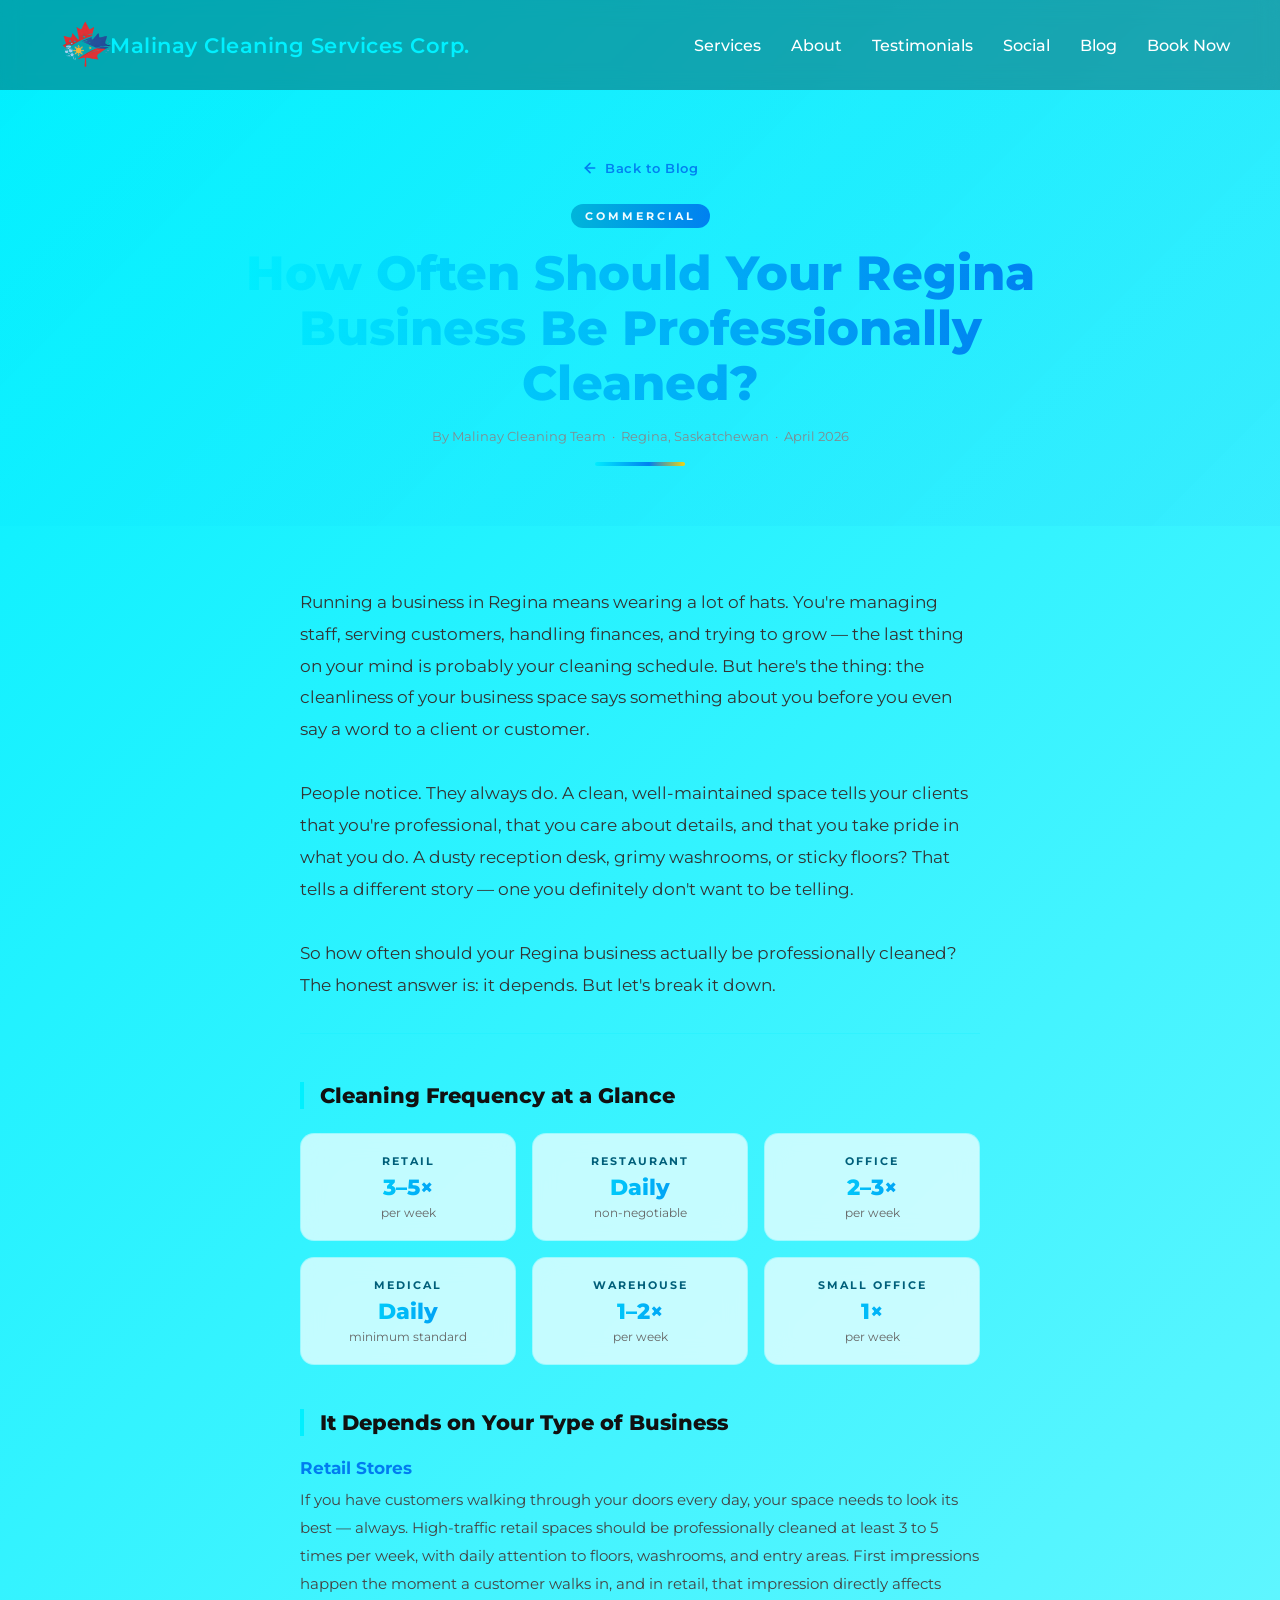
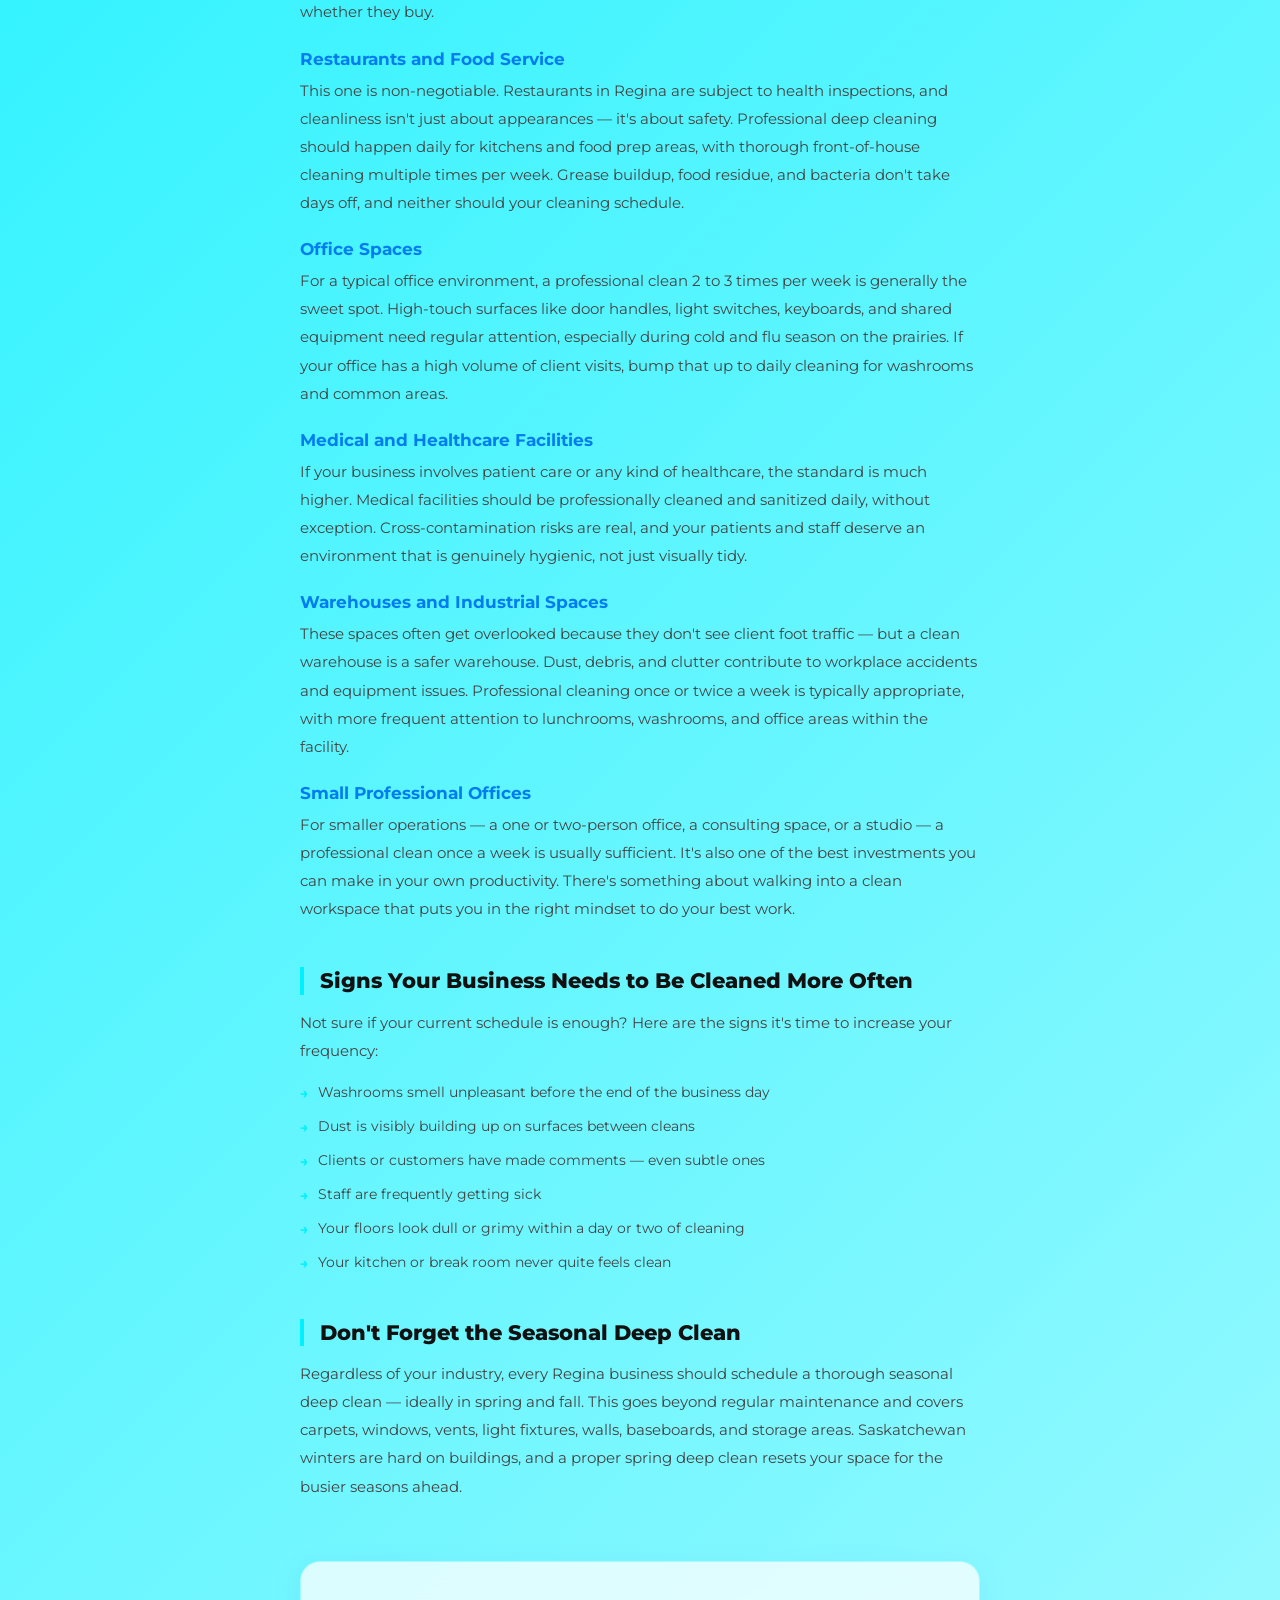
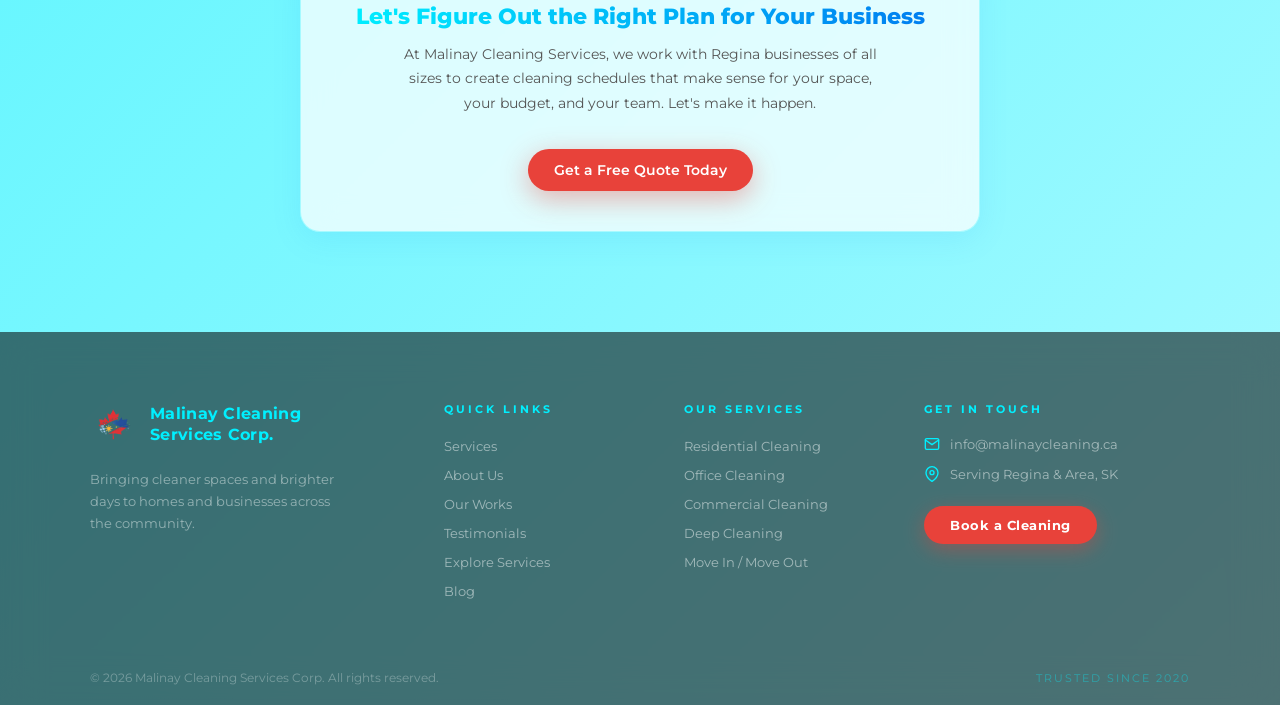
<file: blog-business-cleaning.html>
<!DOCTYPE html>
<html lang="en">
<head>
<meta charset="UTF-8">
<meta name="viewport" content="width=device-width, initial-scale=1.0">
<title>How Often Should Your Regina Business Be Professionally Cleaned? | Blog | Malinay Cleaning Services Corp.</title>
<meta name="description" content="Retail, restaurant, office, or warehouse — we break down exactly how often your Regina business should be professionally cleaned based on type and traffic.">
<meta name="robots" content="index, follow">
<link rel="canonical" href="https://www.malinaycleaning.ca/blog-business-cleaning">
<link rel="icon" type="image/x-icon" href="favicon.ico">
<link rel="icon" type="image/png" sizes="32x32" href="favicon-32x32.png">
<link rel="icon" type="image/png" sizes="16x16" href="favicon-16x16.png">
<link rel="apple-touch-icon" sizes="180x180" href="apple-touch-icon.png">
<link rel="manifest" href="site.webmanifest">
<link href="https://fonts.googleapis.com/css2?family=Montserrat:wght@400;600;700;800&display=swap" rel="stylesheet">
<link rel="stylesheet" href="styles.css">
<style>
.article-hero{position:relative;padding:160px 50px 60px;text-align:center;overflow:hidden;}
.article-hero::before{content:'';position:absolute;inset:0;background:linear-gradient(135deg,rgba(0,240,255,0.08) 0%,rgba(0,124,240,0.05) 100%);pointer-events:none;}
.article-back{display:inline-flex;align-items:center;gap:7px;font-size:.8rem;font-weight:600;color:#007cf0;letter-spacing:.5px;text-decoration:none;margin-bottom:28px;transition:gap .2s ease;}
.article-back:hover{gap:12px;}
.article-back svg{width:16px;height:16px;stroke:currentColor;fill:none;stroke-width:2.5;stroke-linecap:round;stroke-linejoin:round;transform:rotate(180deg);}
.article-tag{display:inline-block;font-size:.68rem;font-weight:700;letter-spacing:3px;text-transform:uppercase;color:#fff;background:linear-gradient(90deg,#00b4d8,#007cf0);border-radius:50px;padding:5px 14px;margin-bottom:18px;}
.article-hero h1{font-size:clamp(1.8rem,4vw,3rem);font-weight:800;background:linear-gradient(90deg,#00f0ff,#007cf0,#00f0ff);background-size:200%;-webkit-background-clip:text;-webkit-text-fill-color:transparent;animation:gradientMove 6s linear infinite;max-width:800px;margin:0 auto 16px;line-height:1.15;}
.article-byline{font-size:.82rem;color:#888;margin-bottom:10px;}
.article-hero-line{width:90px;height:4px;margin:18px auto 0;background:linear-gradient(90deg,#00f0ff,#007cf0 60%,#FFD600);border-radius:10px;}
.article-body{max-width:780px;margin:0 auto;padding:60px 50px 100px;}
.article-intro{font-size:1.08rem;color:#333;line-height:1.85;margin-bottom:48px;padding-bottom:32px;border-bottom:1px solid rgba(0,240,255,0.2);}
.article-section{margin-bottom:44px;}
.article-section h2{font-size:1.3rem;font-weight:800;color:#111;margin-bottom:14px;padding-left:16px;border-left:4px solid #00f0ff;line-height:1.3;}
.article-section h3{font-size:1.05rem;font-weight:700;color:#007cf0;margin:22px 0 8px;}
.article-section p{font-size:.95rem;color:#444;line-height:1.85;}
/* Frequency badges */
.freq-grid{display:grid;grid-template-columns:repeat(auto-fill,minmax(200px,1fr));gap:16px;margin-top:24px;}
.freq-card{background:rgba(255,255,255,0.7);backdrop-filter:blur(12px);border:1px solid rgba(0,240,255,0.2);border-radius:14px;padding:20px;text-align:center;}
.freq-card .freq-type{font-size:.7rem;font-weight:700;letter-spacing:2px;text-transform:uppercase;color:#005f7a;margin-bottom:6px;}
.freq-card .freq-num{font-size:1.4rem;font-weight:800;background:linear-gradient(90deg,#00f0ff,#007cf0);-webkit-background-clip:text;-webkit-text-fill-color:transparent;line-height:1.2;}
.freq-card .freq-label{font-size:.75rem;color:#666;margin-top:4px;}
/* Signs list */
.signs-list{list-style:none;padding:0;margin:16px 0 0;display:flex;flex-direction:column;gap:10px;}
.signs-list li{display:flex;align-items:flex-start;gap:10px;font-size:.9rem;color:#444;line-height:1.6;}
.signs-list li::before{content:'→';color:#00f0ff;font-weight:700;flex-shrink:0;margin-top:1px;}
.article-cta{margin-top:60px;background:rgba(255,255,255,0.75);backdrop-filter:blur(16px);border:1px solid rgba(0,240,255,0.25);border-radius:20px;padding:40px;text-align:center;box-shadow:0 8px 32px rgba(0,124,240,.09);}
.article-cta h3{font-size:1.4rem;font-weight:800;background:linear-gradient(90deg,#00f0ff,#007cf0);-webkit-background-clip:text;-webkit-text-fill-color:transparent;margin-bottom:12px;}
.article-cta p{font-size:.9rem;color:#555;line-height:1.7;max-width:480px;margin:0 auto 24px;}
@media(max-width:768px){.article-hero{padding:130px 24px 50px;}.article-body{padding:40px 24px 70px;}.article-cta{padding:30px 24px;}.freq-grid{grid-template-columns:1fr 1fr;}}
</style>
</head>
<body>

<div class="background-blobs">
  <div class="blob blob1"></div>
  <div class="blob blob2"></div>
  <div class="blob blob3"></div>
</div>

<nav>
  <a href="index.html" class="brand">
    <img src="assets/official-logo.png" alt="Malinay Cleaning Logo">
    <span class="logo-text">Malinay Cleaning Services Corp.</span>
  </a>
  <button class="nav-toggle" id="navToggle" aria-label="Toggle menu">
    <span></span><span></span><span></span>
  </button>
  <ul id="navMenu">
    <li><a href="index.html#services">Services</a></li>
    <li><a href="index.html#about">About</a></li>
    <li><a href="index.html#testimonials">Testimonials</a></li>
    <li><a href="index.html#social">Social</a></li>
    <li><a href="blog.html">Blog</a></li>
    <li><a href="index.html#contact">Book Now</a></li>
  </ul>
</nav>

<div class="article-hero">
  <a href="blog.html" class="article-back">
    <svg viewBox="0 0 24 24"><line x1="5" y1="12" x2="19" y2="12"/><polyline points="12 5 19 12 12 19"/></svg>
    Back to Blog
  </a>
  <br>
  <span class="article-tag">Commercial</span>
  <h1>How Often Should Your Regina Business Be Professionally Cleaned?</h1>
  <p class="article-byline">By Malinay Cleaning Team &nbsp;·&nbsp; Regina, Saskatchewan &nbsp;·&nbsp; April 2026</p>
  <div class="article-hero-line"></div>
</div>

<div class="article-body">

  <p class="article-intro">
    Running a business in Regina means wearing a lot of hats. You're managing staff, serving customers, handling finances, and trying to grow — the last thing on your mind is probably your cleaning schedule. But here's the thing: the cleanliness of your business space says something about you before you even say a word to a client or customer.
    <br><br>
    People notice. They always do. A clean, well-maintained space tells your clients that you're professional, that you care about details, and that you take pride in what you do. A dusty reception desk, grimy washrooms, or sticky floors? That tells a different story — one you definitely don't want to be telling.
    <br><br>
    So how often should your Regina business actually be professionally cleaned? The honest answer is: it depends. But let's break it down.
  </p>

  <div class="article-section">
    <h2>Cleaning Frequency at a Glance</h2>
    <div class="freq-grid">
      <div class="freq-card">
        <div class="freq-type">Retail</div>
        <div class="freq-num">3–5×</div>
        <div class="freq-label">per week</div>
      </div>
      <div class="freq-card">
        <div class="freq-type">Restaurant</div>
        <div class="freq-num">Daily</div>
        <div class="freq-label">non-negotiable</div>
      </div>
      <div class="freq-card">
        <div class="freq-type">Office</div>
        <div class="freq-num">2–3×</div>
        <div class="freq-label">per week</div>
      </div>
      <div class="freq-card">
        <div class="freq-type">Medical</div>
        <div class="freq-num">Daily</div>
        <div class="freq-label">minimum standard</div>
      </div>
      <div class="freq-card">
        <div class="freq-type">Warehouse</div>
        <div class="freq-num">1–2×</div>
        <div class="freq-label">per week</div>
      </div>
      <div class="freq-card">
        <div class="freq-type">Small Office</div>
        <div class="freq-num">1×</div>
        <div class="freq-label">per week</div>
      </div>
    </div>
  </div>

  <div class="article-section">
    <h2>It Depends on Your Type of Business</h2>

    <h3>Retail Stores</h3>
    <p>If you have customers walking through your doors every day, your space needs to look its best — always. High-traffic retail spaces should be professionally cleaned at least 3 to 5 times per week, with daily attention to floors, washrooms, and entry areas. First impressions happen the moment a customer walks in, and in retail, that impression directly affects whether they buy.</p>

    <h3>Restaurants and Food Service</h3>
    <p>This one is non-negotiable. Restaurants in Regina are subject to health inspections, and cleanliness isn't just about appearances — it's about safety. Professional deep cleaning should happen daily for kitchens and food prep areas, with thorough front-of-house cleaning multiple times per week. Grease buildup, food residue, and bacteria don't take days off, and neither should your cleaning schedule.</p>

    <h3>Office Spaces</h3>
    <p>For a typical office environment, a professional clean 2 to 3 times per week is generally the sweet spot. High-touch surfaces like door handles, light switches, keyboards, and shared equipment need regular attention, especially during cold and flu season on the prairies. If your office has a high volume of client visits, bump that up to daily cleaning for washrooms and common areas.</p>

    <h3>Medical and Healthcare Facilities</h3>
    <p>If your business involves patient care or any kind of healthcare, the standard is much higher. Medical facilities should be professionally cleaned and sanitized daily, without exception. Cross-contamination risks are real, and your patients and staff deserve an environment that is genuinely hygienic, not just visually tidy.</p>

    <h3>Warehouses and Industrial Spaces</h3>
    <p>These spaces often get overlooked because they don't see client foot traffic — but a clean warehouse is a safer warehouse. Dust, debris, and clutter contribute to workplace accidents and equipment issues. Professional cleaning once or twice a week is typically appropriate, with more frequent attention to lunchrooms, washrooms, and office areas within the facility.</p>

    <h3>Small Professional Offices</h3>
    <p>For smaller operations — a one or two-person office, a consulting space, or a studio — a professional clean once a week is usually sufficient. It's also one of the best investments you can make in your own productivity. There's something about walking into a clean workspace that puts you in the right mindset to do your best work.</p>
  </div>

  <div class="article-section">
    <h2>Signs Your Business Needs to Be Cleaned More Often</h2>
    <p>Not sure if your current schedule is enough? Here are the signs it's time to increase your frequency:</p>
    <ul class="signs-list">
      <li>Washrooms smell unpleasant before the end of the business day</li>
      <li>Dust is visibly building up on surfaces between cleans</li>
      <li>Clients or customers have made comments — even subtle ones</li>
      <li>Staff are frequently getting sick</li>
      <li>Your floors look dull or grimy within a day or two of cleaning</li>
      <li>Your kitchen or break room never quite feels clean</li>
    </ul>
  </div>

  <div class="article-section">
    <h2>Don't Forget the Seasonal Deep Clean</h2>
    <p>Regardless of your industry, every Regina business should schedule a thorough seasonal deep clean — ideally in spring and fall. This goes beyond regular maintenance and covers carpets, windows, vents, light fixtures, walls, baseboards, and storage areas. Saskatchewan winters are hard on buildings, and a proper spring deep clean resets your space for the busier seasons ahead.</p>
  </div>

  <div class="article-cta">
    <h3>Let's Figure Out the Right Plan for Your Business</h3>
    <p>At Malinay Cleaning Services, we work with Regina businesses of all sizes to create cleaning schedules that make sense for your space, your budget, and your team. Let's make it happen.</p>
    <a href="index.html#contact" class="service-btn">Get a Free Quote Today</a>
  </div>

</div>

<footer class="site-footer">
  <div class="footer-inner">
    <div class="footer-col footer-brand">
      <div class="footer-logo">
        <img src="assets/official-logo.png" alt="Malinay Cleaning Logo">
        <span class="logo-text">Malinay Cleaning<br>Services Corp.</span>
      </div>
      <p class="footer-tagline">Bringing cleaner spaces and brighter days to homes and businesses across the community.</p>
    </div>
    <div class="footer-col">
      <h4 class="footer-heading">Quick Links</h4>
      <ul class="footer-links">
        <li><a href="index.html#services">Services</a></li>
        <li><a href="index.html#about">About Us</a></li>
        <li><a href="index.html#works">Our Works</a></li>
        <li><a href="index.html#testimonials">Testimonials</a></li>
        <li><a href="explore-services.html">Explore Services</a></li>
        <li><a href="blog.html">Blog</a></li>
      </ul>
    </div>
    <div class="footer-col">
      <h4 class="footer-heading">Our Services</h4>
      <ul class="footer-links">
        <li><a href="explore-services.html#service-residential">Residential Cleaning</a></li>
        <li><a href="explore-services.html#service-office">Office Cleaning</a></li>
        <li><a href="explore-services.html#service-commercial">Commercial Cleaning</a></li>
        <li><a href="explore-services.html#service-deep">Deep Cleaning</a></li>
        <li><a href="explore-services.html#service-move">Move In / Move Out</a></li>
      </ul>
    </div>
    <div class="footer-col">
      <h4 class="footer-heading">Get In Touch</h4>
      <ul class="footer-contact">
        <li>
          <svg viewBox="0 0 24 24" fill="none" stroke="currentColor" stroke-width="2" stroke-linecap="round" stroke-linejoin="round"><path d="M4 4h16c1.1 0 2 .9 2 2v12c0 1.1-.9 2-2 2H4c-1.1 0-2-.9-2-2V6c0-1.1.9-2 2-2z"></path><polyline points="22,6 12,13 2,6"></polyline></svg>
          <a href="mailto:info@malinaycleaning.ca">info@malinaycleaning.ca</a>
        </li>
        <li>
          <svg viewBox="0 0 24 24" fill="none" stroke="currentColor" stroke-width="2" stroke-linecap="round" stroke-linejoin="round"><path d="M21 10c0 7-9 13-9 13s-9-6-9-13a9 9 0 0 1 18 0z"></path><circle cx="12" cy="10" r="3"></circle></svg>
          <span>Serving Regina &amp; Area, SK</span>
        </li>
      </ul>
      <a href="mailto:info@malinaycleaning.ca" class="footer-cta-btn">Book a Cleaning</a>
    </div>
  </div>
  <div class="footer-bottom">
    <span>&copy; 2026 Malinay Cleaning Services Corp. All rights reserved.</span>
    <span class="footer-bottom-right">Trusted Since 2020</span>
  </div>
</footer>

<script>
  const navToggle = document.getElementById('navToggle');
  const navMenu = document.getElementById('navMenu');
  navToggle.addEventListener('click', () => {
    navMenu.classList.toggle('open');
    navToggle.classList.toggle('active');
  });
  navMenu.querySelectorAll('a').forEach(link => {
    link.addEventListener('click', () => {
      navMenu.classList.remove('open');
      navToggle.classList.remove('active');
    });
  });
</script>
</body>
</html>
</file>
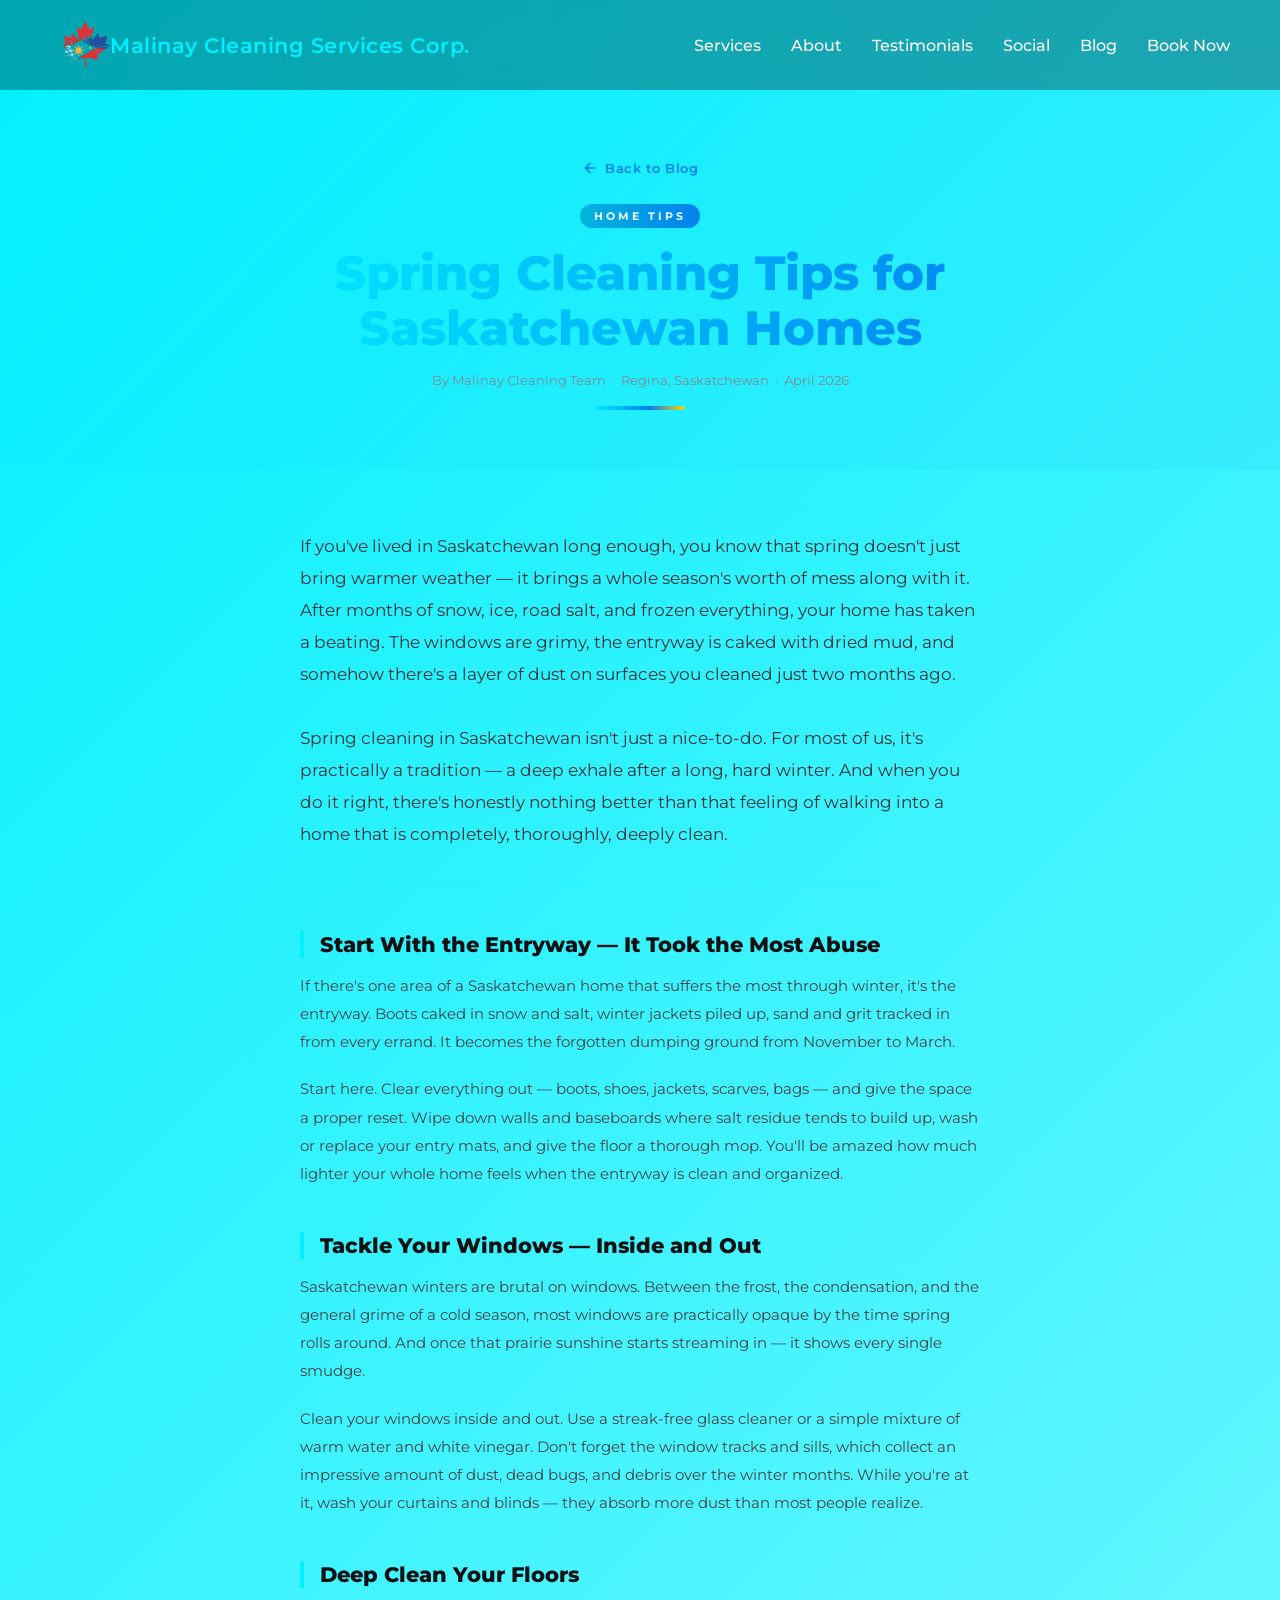
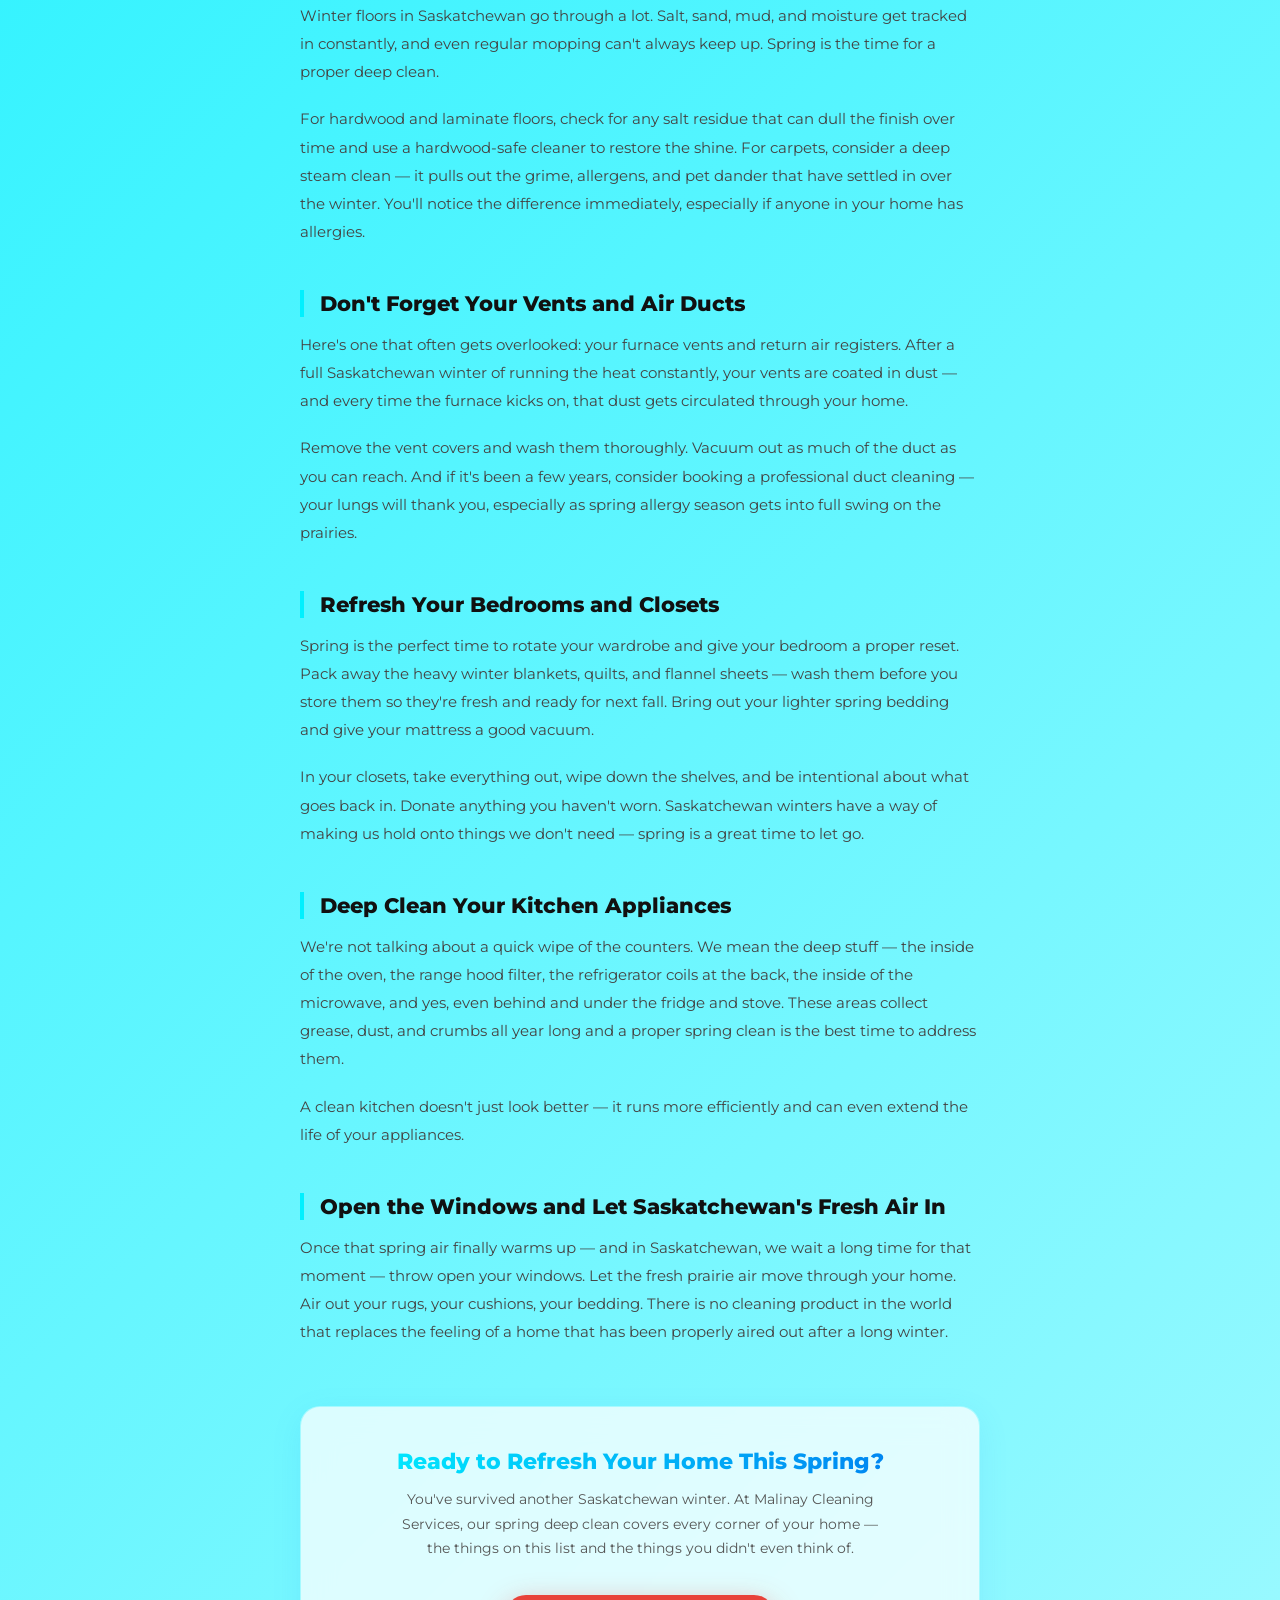
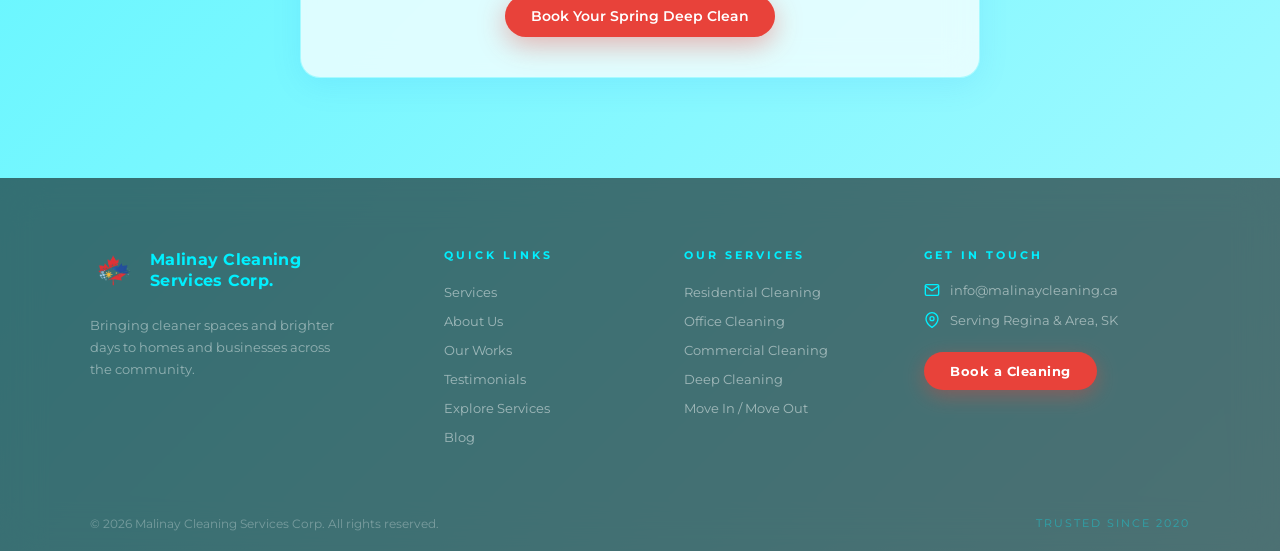
<file: blog-spring-cleaning.html>
<!DOCTYPE html>
<html lang="en">
<head>
<meta charset="UTF-8">
<meta name="viewport" content="width=device-width, initial-scale=1.0">
<title>Spring Cleaning Tips for Saskatchewan Homes | Blog | Malinay Cleaning Services Corp.</title>
<meta name="description" content="After months of snow, salt, and frozen everything, your Saskatchewan home needs a proper spring clean. Here are the tips our professional team swears by.">
<meta name="robots" content="index, follow">
<link rel="canonical" href="https://www.malinaycleaning.ca/blog-spring-cleaning">
<link rel="icon" type="image/x-icon" href="favicon.ico">
<link rel="icon" type="image/png" sizes="32x32" href="favicon-32x32.png">
<link rel="icon" type="image/png" sizes="16x16" href="favicon-16x16.png">
<link rel="apple-touch-icon" sizes="180x180" href="apple-touch-icon.png">
<link rel="manifest" href="site.webmanifest">
<link href="https://fonts.googleapis.com/css2?family=Montserrat:wght@400;600;700;800&display=swap" rel="stylesheet">
<link rel="stylesheet" href="styles.css">
<style>
.article-hero{position:relative;padding:160px 50px 60px;text-align:center;overflow:hidden;}
.article-hero::before{content:'';position:absolute;inset:0;background:linear-gradient(135deg,rgba(0,240,255,0.08) 0%,rgba(0,124,240,0.05) 100%);pointer-events:none;}
.article-back{display:inline-flex;align-items:center;gap:7px;font-size:.8rem;font-weight:600;color:#007cf0;letter-spacing:.5px;text-decoration:none;margin-bottom:28px;transition:gap .2s ease;}
.article-back:hover{gap:12px;}
.article-back svg{width:16px;height:16px;stroke:currentColor;fill:none;stroke-width:2.5;stroke-linecap:round;stroke-linejoin:round;transform:rotate(180deg);}
.article-tag{display:inline-block;font-size:.68rem;font-weight:700;letter-spacing:3px;text-transform:uppercase;color:#fff;background:linear-gradient(90deg,#00b4d8,#007cf0);border-radius:50px;padding:5px 14px;margin-bottom:18px;}
.article-hero h1{font-size:clamp(1.8rem,4vw,3rem);font-weight:800;background:linear-gradient(90deg,#00f0ff,#007cf0,#00f0ff);background-size:200%;-webkit-background-clip:text;-webkit-text-fill-color:transparent;animation:gradientMove 6s linear infinite;max-width:800px;margin:0 auto 16px;line-height:1.15;}
.article-byline{font-size:.82rem;color:#888;margin-bottom:10px;}
.article-hero-line{width:90px;height:4px;margin:18px auto 0;background:linear-gradient(90deg,#00f0ff,#007cf0 60%,#FFD600);border-radius:10px;}
.article-body{max-width:780px;margin:0 auto;padding:60px 50px 100px;}
.article-intro{font-size:1.08rem;color:#333;line-height:1.85;margin-bottom:48px;padding-bottom:32px;border-bottom:1px solid rgba(0,240,255,0.2);}
.article-section{margin-bottom:44px;}
.article-section h2{font-size:1.3rem;font-weight:800;color:#111;margin-bottom:14px;padding-left:16px;border-left:4px solid #00f0ff;line-height:1.3;}
.article-section p{font-size:.95rem;color:#444;line-height:1.85;}
.article-cta{margin-top:60px;background:rgba(255,255,255,0.75);backdrop-filter:blur(16px);border:1px solid rgba(0,240,255,0.25);border-radius:20px;padding:40px;text-align:center;box-shadow:0 8px 32px rgba(0,124,240,.09);}
.article-cta h3{font-size:1.4rem;font-weight:800;background:linear-gradient(90deg,#00f0ff,#007cf0);-webkit-background-clip:text;-webkit-text-fill-color:transparent;margin-bottom:12px;}
.article-cta p{font-size:.9rem;color:#555;line-height:1.7;max-width:480px;margin:0 auto 24px;}
@media(max-width:768px){.article-hero{padding:130px 24px 50px;}.article-body{padding:40px 24px 70px;}.article-cta{padding:30px 24px;}}
</style>
</head>
<body>

<div class="background-blobs">
  <div class="blob blob1"></div>
  <div class="blob blob2"></div>
  <div class="blob blob3"></div>
</div>

<nav>
  <a href="index.html" class="brand">
    <img src="assets/official-logo.png" alt="Malinay Cleaning Logo">
    <span class="logo-text">Malinay Cleaning Services Corp.</span>
  </a>
  <button class="nav-toggle" id="navToggle" aria-label="Toggle menu">
    <span></span><span></span><span></span>
  </button>
  <ul id="navMenu">
    <li><a href="index.html#services">Services</a></li>
    <li><a href="index.html#about">About</a></li>
    <li><a href="index.html#testimonials">Testimonials</a></li>
    <li><a href="index.html#social">Social</a></li>
    <li><a href="blog.html">Blog</a></li>
    <li><a href="index.html#contact">Book Now</a></li>
  </ul>
</nav>

<div class="article-hero">
  <a href="blog.html" class="article-back">
    <svg viewBox="0 0 24 24"><line x1="5" y1="12" x2="19" y2="12"/><polyline points="12 5 19 12 12 19"/></svg>
    Back to Blog
  </a>
  <br>
  <span class="article-tag">Home Tips</span>
  <h1>Spring Cleaning Tips for Saskatchewan Homes</h1>
  <p class="article-byline">By Malinay Cleaning Team &nbsp;·&nbsp; Regina, Saskatchewan &nbsp;·&nbsp; April 2026</p>
  <div class="article-hero-line"></div>
</div>

<div class="article-body">

  <p class="article-intro">
    If you've lived in Saskatchewan long enough, you know that spring doesn't just bring warmer weather — it brings a whole season's worth of mess along with it. After months of snow, ice, road salt, and frozen everything, your home has taken a beating. The windows are grimy, the entryway is caked with dried mud, and somehow there's a layer of dust on surfaces you cleaned just two months ago.
    <br><br>
    Spring cleaning in Saskatchewan isn't just a nice-to-do. For most of us, it's practically a tradition — a deep exhale after a long, hard winter. And when you do it right, there's honestly nothing better than that feeling of walking into a home that is completely, thoroughly, deeply clean.
  </p>

  <div class="article-section">
    <h2>Start With the Entryway — It Took the Most Abuse</h2>
    <p>If there's one area of a Saskatchewan home that suffers the most through winter, it's the entryway. Boots caked in snow and salt, winter jackets piled up, sand and grit tracked in from every errand. It becomes the forgotten dumping ground from November to March.</p>
    <br>
    <p>Start here. Clear everything out — boots, shoes, jackets, scarves, bags — and give the space a proper reset. Wipe down walls and baseboards where salt residue tends to build up, wash or replace your entry mats, and give the floor a thorough mop. You'll be amazed how much lighter your whole home feels when the entryway is clean and organized.</p>
  </div>

  <div class="article-section">
    <h2>Tackle Your Windows — Inside and Out</h2>
    <p>Saskatchewan winters are brutal on windows. Between the frost, the condensation, and the general grime of a cold season, most windows are practically opaque by the time spring rolls around. And once that prairie sunshine starts streaming in — it shows every single smudge.</p>
    <br>
    <p>Clean your windows inside and out. Use a streak-free glass cleaner or a simple mixture of warm water and white vinegar. Don't forget the window tracks and sills, which collect an impressive amount of dust, dead bugs, and debris over the winter months. While you're at it, wash your curtains and blinds — they absorb more dust than most people realize.</p>
  </div>

  <div class="article-section">
    <h2>Deep Clean Your Floors</h2>
    <p>Winter floors in Saskatchewan go through a lot. Salt, sand, mud, and moisture get tracked in constantly, and even regular mopping can't always keep up. Spring is the time for a proper deep clean.</p>
    <br>
    <p>For hardwood and laminate floors, check for any salt residue that can dull the finish over time and use a hardwood-safe cleaner to restore the shine. For carpets, consider a deep steam clean — it pulls out the grime, allergens, and pet dander that have settled in over the winter. You'll notice the difference immediately, especially if anyone in your home has allergies.</p>
  </div>

  <div class="article-section">
    <h2>Don't Forget Your Vents and Air Ducts</h2>
    <p>Here's one that often gets overlooked: your furnace vents and return air registers. After a full Saskatchewan winter of running the heat constantly, your vents are coated in dust — and every time the furnace kicks on, that dust gets circulated through your home.</p>
    <br>
    <p>Remove the vent covers and wash them thoroughly. Vacuum out as much of the duct as you can reach. And if it's been a few years, consider booking a professional duct cleaning — your lungs will thank you, especially as spring allergy season gets into full swing on the prairies.</p>
  </div>

  <div class="article-section">
    <h2>Refresh Your Bedrooms and Closets</h2>
    <p>Spring is the perfect time to rotate your wardrobe and give your bedroom a proper reset. Pack away the heavy winter blankets, quilts, and flannel sheets — wash them before you store them so they're fresh and ready for next fall. Bring out your lighter spring bedding and give your mattress a good vacuum.</p>
    <br>
    <p>In your closets, take everything out, wipe down the shelves, and be intentional about what goes back in. Donate anything you haven't worn. Saskatchewan winters have a way of making us hold onto things we don't need — spring is a great time to let go.</p>
  </div>

  <div class="article-section">
    <h2>Deep Clean Your Kitchen Appliances</h2>
    <p>We're not talking about a quick wipe of the counters. We mean the deep stuff — the inside of the oven, the range hood filter, the refrigerator coils at the back, the inside of the microwave, and yes, even behind and under the fridge and stove. These areas collect grease, dust, and crumbs all year long and a proper spring clean is the best time to address them.</p>
    <br>
    <p>A clean kitchen doesn't just look better — it runs more efficiently and can even extend the life of your appliances.</p>
  </div>

  <div class="article-section">
    <h2>Open the Windows and Let Saskatchewan's Fresh Air In</h2>
    <p>Once that spring air finally warms up — and in Saskatchewan, we wait a long time for that moment — throw open your windows. Let the fresh prairie air move through your home. Air out your rugs, your cushions, your bedding. There is no cleaning product in the world that replaces the feeling of a home that has been properly aired out after a long winter.</p>
  </div>

  <div class="article-cta">
    <h3>Ready to Refresh Your Home This Spring?</h3>
    <p>You've survived another Saskatchewan winter. At Malinay Cleaning Services, our spring deep clean covers every corner of your home — the things on this list and the things you didn't even think of.</p>
    <a href="index.html#contact" class="service-btn">Book Your Spring Deep Clean</a>
  </div>

</div>

<footer class="site-footer">
  <div class="footer-inner">
    <div class="footer-col footer-brand">
      <div class="footer-logo">
        <img src="assets/official-logo.png" alt="Malinay Cleaning Logo">
        <span class="logo-text">Malinay Cleaning<br>Services Corp.</span>
      </div>
      <p class="footer-tagline">Bringing cleaner spaces and brighter days to homes and businesses across the community.</p>
    </div>
    <div class="footer-col">
      <h4 class="footer-heading">Quick Links</h4>
      <ul class="footer-links">
        <li><a href="index.html#services">Services</a></li>
        <li><a href="index.html#about">About Us</a></li>
        <li><a href="index.html#works">Our Works</a></li>
        <li><a href="index.html#testimonials">Testimonials</a></li>
        <li><a href="explore-services.html">Explore Services</a></li>
        <li><a href="blog.html">Blog</a></li>
      </ul>
    </div>
    <div class="footer-col">
      <h4 class="footer-heading">Our Services</h4>
      <ul class="footer-links">
        <li><a href="explore-services.html#service-residential">Residential Cleaning</a></li>
        <li><a href="explore-services.html#service-office">Office Cleaning</a></li>
        <li><a href="explore-services.html#service-commercial">Commercial Cleaning</a></li>
        <li><a href="explore-services.html#service-deep">Deep Cleaning</a></li>
        <li><a href="explore-services.html#service-move">Move In / Move Out</a></li>
      </ul>
    </div>
    <div class="footer-col">
      <h4 class="footer-heading">Get In Touch</h4>
      <ul class="footer-contact">
        <li>
          <svg viewBox="0 0 24 24" fill="none" stroke="currentColor" stroke-width="2" stroke-linecap="round" stroke-linejoin="round"><path d="M4 4h16c1.1 0 2 .9 2 2v12c0 1.1-.9 2-2 2H4c-1.1 0-2-.9-2-2V6c0-1.1.9-2 2-2z"></path><polyline points="22,6 12,13 2,6"></polyline></svg>
          <a href="mailto:info@malinaycleaning.ca">info@malinaycleaning.ca</a>
        </li>
        <li>
          <svg viewBox="0 0 24 24" fill="none" stroke="currentColor" stroke-width="2" stroke-linecap="round" stroke-linejoin="round"><path d="M21 10c0 7-9 13-9 13s-9-6-9-13a9 9 0 0 1 18 0z"></path><circle cx="12" cy="10" r="3"></circle></svg>
          <span>Serving Regina &amp; Area, SK</span>
        </li>
      </ul>
      <a href="mailto:info@malinaycleaning.ca" class="footer-cta-btn">Book a Cleaning</a>
    </div>
  </div>
  <div class="footer-bottom">
    <span>&copy; 2026 Malinay Cleaning Services Corp. All rights reserved.</span>
    <span class="footer-bottom-right">Trusted Since 2020</span>
  </div>
</footer>

<script>
  const navToggle = document.getElementById('navToggle');
  const navMenu = document.getElementById('navMenu');
  navToggle.addEventListener('click', () => {
    navMenu.classList.toggle('open');
    navToggle.classList.toggle('active');
  });
  navMenu.querySelectorAll('a').forEach(link => {
    link.addEventListener('click', () => {
      navMenu.classList.remove('open');
      navToggle.classList.remove('active');
    });
  });
</script>
</body>
</html>
</file>
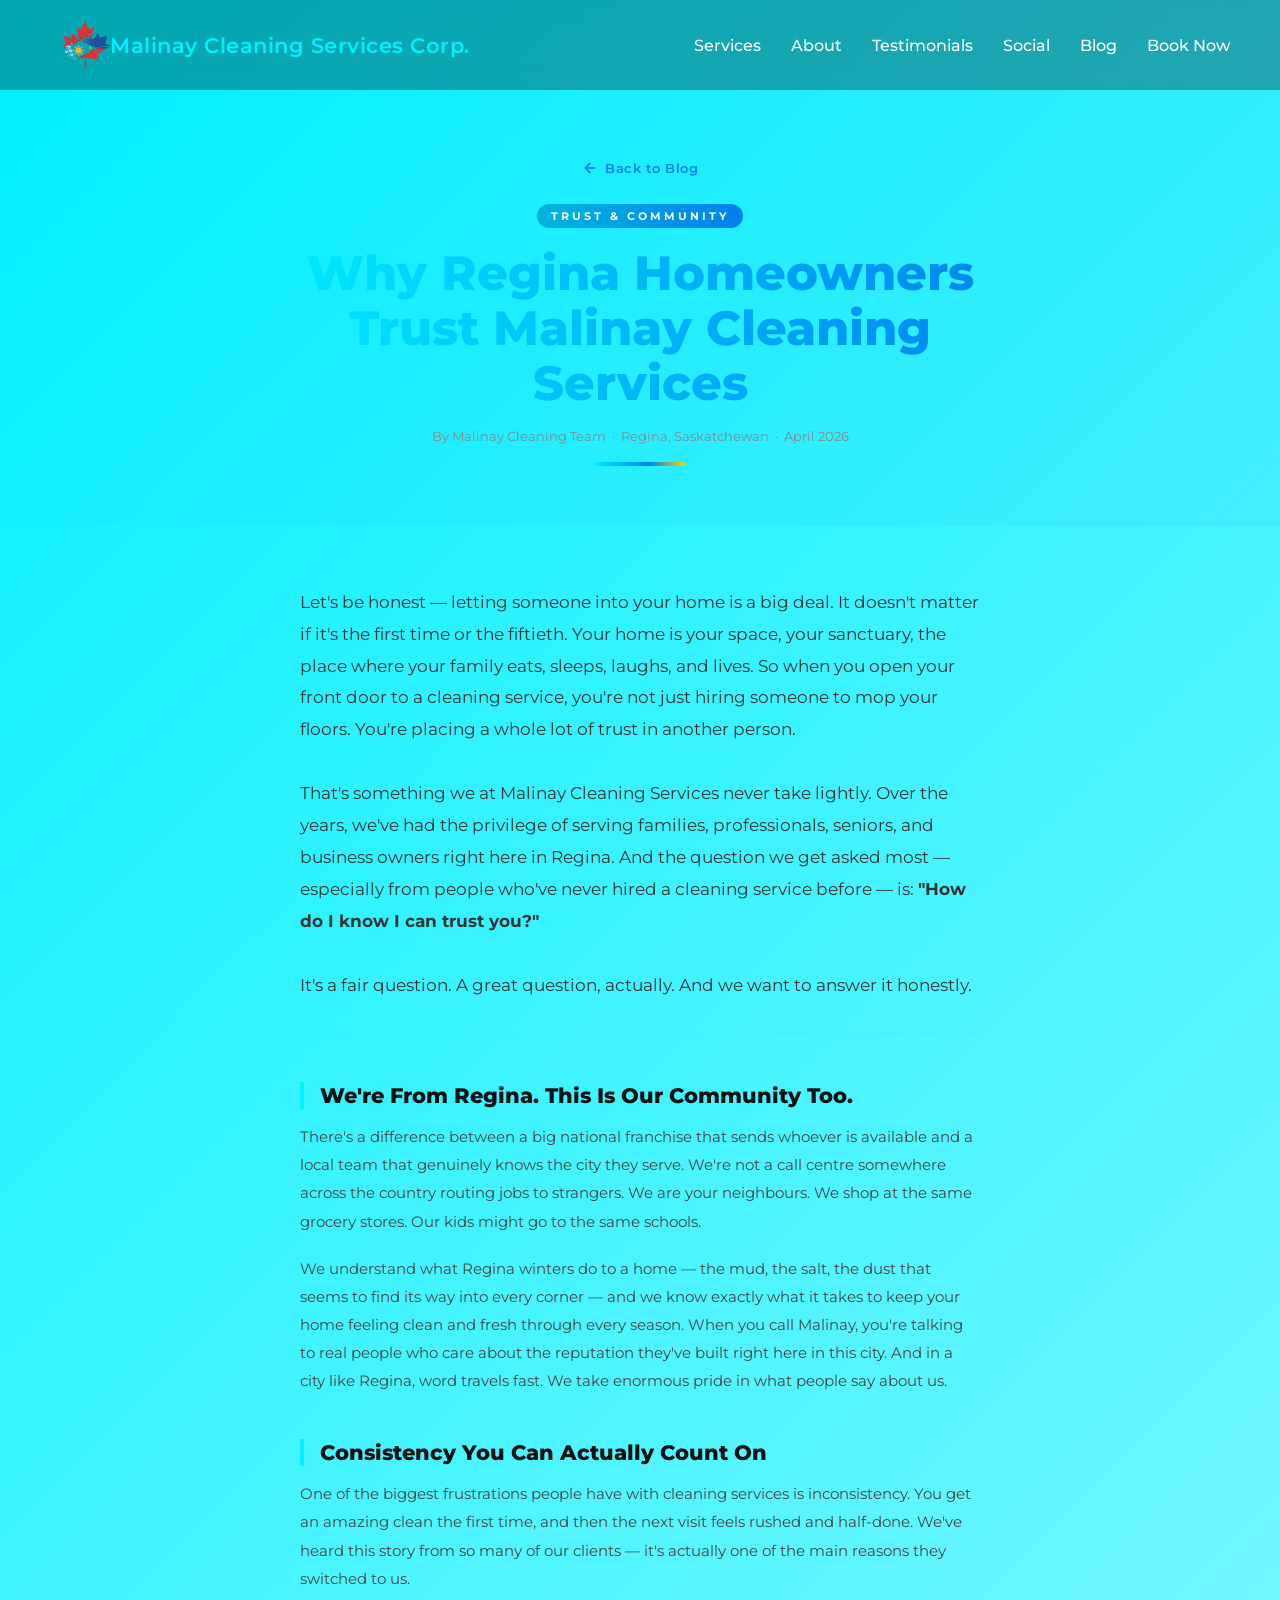
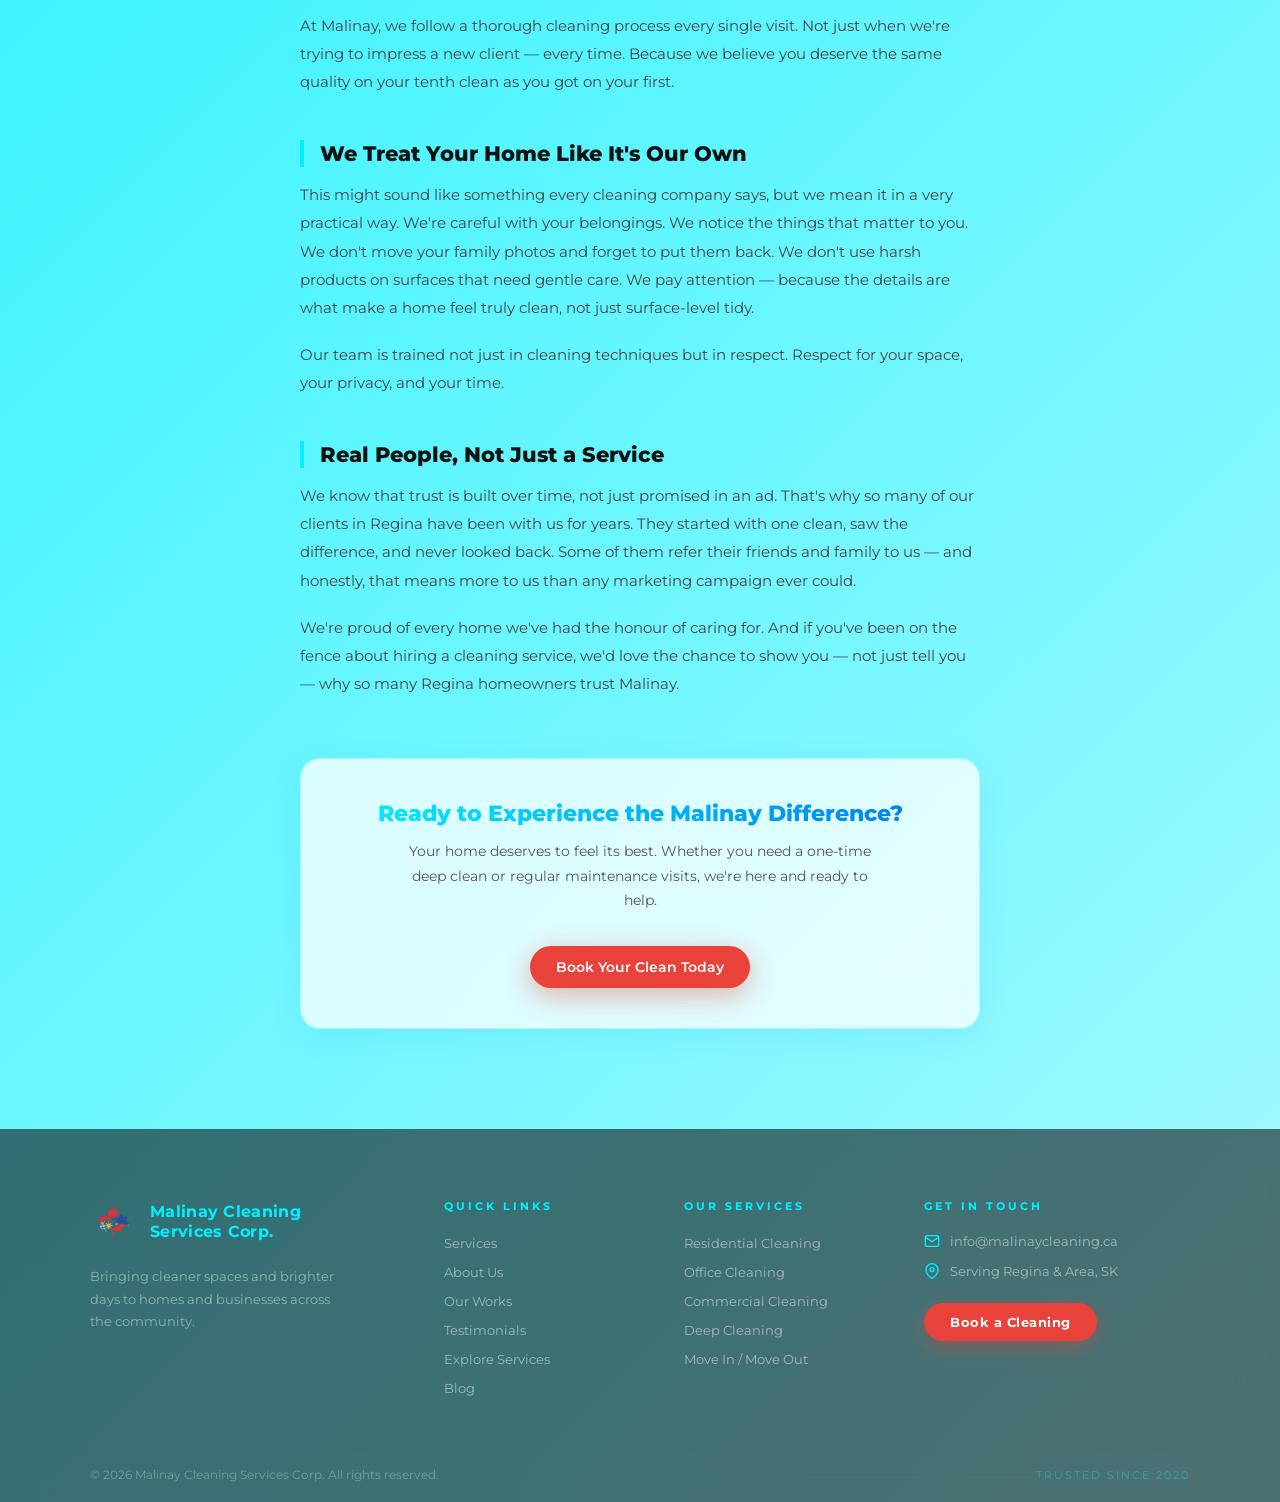
<file: blog-trust.html>
<!DOCTYPE html>
<html lang="en">
<head>
<meta charset="UTF-8">
<meta name="viewport" content="width=device-width, initial-scale=1.0">
<title>Why Regina Homeowners Trust Malinay | Blog | Malinay Cleaning Services Corp.</title>
<meta name="description" content="Letting someone into your home is a big deal. We answer the most important question our clients ask — honestly — and explain why Regina families trust Malinay.">
<meta name="robots" content="index, follow">
<link rel="canonical" href="https://www.malinaycleaning.ca/blog-trust">
<link rel="icon" type="image/x-icon" href="favicon.ico">
<link rel="icon" type="image/png" sizes="32x32" href="favicon-32x32.png">
<link rel="icon" type="image/png" sizes="16x16" href="favicon-16x16.png">
<link rel="apple-touch-icon" sizes="180x180" href="apple-touch-icon.png">
<link rel="manifest" href="site.webmanifest">
<link href="https://fonts.googleapis.com/css2?family=Montserrat:wght@400;600;700;800&display=swap" rel="stylesheet">
<link rel="stylesheet" href="styles.css">
<link rel="stylesheet" href="blog.html">
<style>
.blog-hero,.article-hero{position:relative;padding:160px 50px 60px;text-align:center;overflow:hidden;}
.blog-hero::before,.article-hero::before{content:'';position:absolute;inset:0;background:linear-gradient(135deg,rgba(0,240,255,0.08) 0%,rgba(0,124,240,0.05) 100%);pointer-events:none;}
.article-back{display:inline-flex;align-items:center;gap:7px;font-size:.8rem;font-weight:600;color:#007cf0;letter-spacing:.5px;text-decoration:none;margin-bottom:28px;transition:gap .2s ease;}
.article-back:hover{gap:12px;}
.article-back svg{width:16px;height:16px;stroke:currentColor;fill:none;stroke-width:2.5;stroke-linecap:round;stroke-linejoin:round;transform:rotate(180deg);}
.article-tag{display:inline-block;font-size:.68rem;font-weight:700;letter-spacing:3px;text-transform:uppercase;color:#fff;background:linear-gradient(90deg,#00b4d8,#007cf0);border-radius:50px;padding:5px 14px;margin-bottom:18px;}
.article-hero h1{font-size:clamp(1.8rem,4vw,3rem);font-weight:800;background:linear-gradient(90deg,#00f0ff,#007cf0,#00f0ff);background-size:200%;-webkit-background-clip:text;-webkit-text-fill-color:transparent;animation:gradientMove 6s linear infinite;max-width:800px;margin:0 auto 16px;line-height:1.15;}
.article-byline{font-size:.82rem;color:#888;margin-bottom:10px;}
.article-hero-line{width:90px;height:4px;margin:18px auto 0;background:linear-gradient(90deg,#00f0ff,#007cf0 60%,#FFD600);border-radius:10px;}
.article-body{max-width:780px;margin:0 auto;padding:60px 50px 100px;}
.article-intro{font-size:1.08rem;color:#333;line-height:1.85;margin-bottom:48px;padding-bottom:32px;border-bottom:1px solid rgba(0,240,255,0.2);}
.article-section{margin-bottom:44px;}
.article-section h2{font-size:1.3rem;font-weight:800;color:#111;margin-bottom:14px;padding-left:16px;border-left:4px solid #00f0ff;line-height:1.3;}
.article-section p{font-size:.95rem;color:#444;line-height:1.85;}
.article-cta{margin-top:60px;background:rgba(255,255,255,0.75);backdrop-filter:blur(16px);border:1px solid rgba(0,240,255,0.25);border-radius:20px;padding:40px;text-align:center;box-shadow:0 8px 32px rgba(0,124,240,.09);}
.article-cta h3{font-size:1.4rem;font-weight:800;background:linear-gradient(90deg,#00f0ff,#007cf0);-webkit-background-clip:text;-webkit-text-fill-color:transparent;margin-bottom:12px;}
.article-cta p{font-size:.9rem;color:#555;line-height:1.7;max-width:480px;margin:0 auto 24px;}
@media(max-width:768px){.article-hero{padding:130px 24px 50px;}.article-body{padding:40px 24px 70px;}.article-cta{padding:30px 24px;}}
</style>
</head>
<body>

<div class="background-blobs">
  <div class="blob blob1"></div>
  <div class="blob blob2"></div>
  <div class="blob blob3"></div>
</div>

<nav>
  <a href="index.html" class="brand">
    <img src="assets/official-logo.png" alt="Malinay Cleaning Logo">
    <span class="logo-text">Malinay Cleaning Services Corp.</span>
  </a>
  <button class="nav-toggle" id="navToggle" aria-label="Toggle menu">
    <span></span><span></span><span></span>
  </button>
  <ul id="navMenu">
    <li><a href="index.html#services">Services</a></li>
    <li><a href="index.html#about">About</a></li>
    <li><a href="index.html#testimonials">Testimonials</a></li>
    <li><a href="index.html#social">Social</a></li>
    <li><a href="blog.html">Blog</a></li>
    <li><a href="index.html#contact">Book Now</a></li>
  </ul>
</nav>

<div class="article-hero">
  <a href="blog.html" class="article-back">
    <svg viewBox="0 0 24 24"><line x1="5" y1="12" x2="19" y2="12"/><polyline points="12 5 19 12 12 19"/></svg>
    Back to Blog
  </a>
  <br>
  <span class="article-tag">Trust &amp; Community</span>
  <h1>Why Regina Homeowners Trust Malinay Cleaning Services</h1>
  <p class="article-byline">By Malinay Cleaning Team &nbsp;·&nbsp; Regina, Saskatchewan &nbsp;·&nbsp; April 2026</p>
  <div class="article-hero-line"></div>
</div>

<div class="article-body">

  <p class="article-intro">
    Let's be honest — letting someone into your home is a big deal. It doesn't matter if it's the first time or the fiftieth. Your home is your space, your sanctuary, the place where your family eats, sleeps, laughs, and lives. So when you open your front door to a cleaning service, you're not just hiring someone to mop your floors. You're placing a whole lot of trust in another person.
    <br><br>
    That's something we at Malinay Cleaning Services never take lightly. Over the years, we've had the privilege of serving families, professionals, seniors, and business owners right here in Regina. And the question we get asked most — especially from people who've never hired a cleaning service before — is: <strong>"How do I know I can trust you?"</strong>
    <br><br>
    It's a fair question. A great question, actually. And we want to answer it honestly.
  </p>

  <div class="article-section">
    <h2>We're From Regina. This Is Our Community Too.</h2>
    <p>There's a difference between a big national franchise that sends whoever is available and a local team that genuinely knows the city they serve. We're not a call centre somewhere across the country routing jobs to strangers. We are your neighbours. We shop at the same grocery stores. Our kids might go to the same schools.</p>
    <br>
    <p>We understand what Regina winters do to a home — the mud, the salt, the dust that seems to find its way into every corner — and we know exactly what it takes to keep your home feeling clean and fresh through every season. When you call Malinay, you're talking to real people who care about the reputation they've built right here in this city. And in a city like Regina, word travels fast. We take enormous pride in what people say about us.</p>
  </div>

  <div class="article-section">
    <h2>Consistency You Can Actually Count On</h2>
    <p>One of the biggest frustrations people have with cleaning services is inconsistency. You get an amazing clean the first time, and then the next visit feels rushed and half-done. We've heard this story from so many of our clients — it's actually one of the main reasons they switched to us.</p>
    <br>
    <p>At Malinay, we follow a thorough cleaning process every single visit. Not just when we're trying to impress a new client — every time. Because we believe you deserve the same quality on your tenth clean as you got on your first.</p>
  </div>

  <div class="article-section">
    <h2>We Treat Your Home Like It's Our Own</h2>
    <p>This might sound like something every cleaning company says, but we mean it in a very practical way. We're careful with your belongings. We notice the things that matter to you. We don't move your family photos and forget to put them back. We don't use harsh products on surfaces that need gentle care. We pay attention — because the details are what make a home feel truly clean, not just surface-level tidy.</p>
    <br>
    <p>Our team is trained not just in cleaning techniques but in respect. Respect for your space, your privacy, and your time.</p>
  </div>

  <div class="article-section">
    <h2>Real People, Not Just a Service</h2>
    <p>We know that trust is built over time, not just promised in an ad. That's why so many of our clients in Regina have been with us for years. They started with one clean, saw the difference, and never looked back. Some of them refer their friends and family to us — and honestly, that means more to us than any marketing campaign ever could.</p>
    <br>
    <p>We're proud of every home we've had the honour of caring for. And if you've been on the fence about hiring a cleaning service, we'd love the chance to show you — not just tell you — why so many Regina homeowners trust Malinay.</p>
  </div>

  <div class="article-cta">
    <h3>Ready to Experience the Malinay Difference?</h3>
    <p>Your home deserves to feel its best. Whether you need a one-time deep clean or regular maintenance visits, we're here and ready to help.</p>
    <a href="index.html#contact" class="service-btn">Book Your Clean Today</a>
  </div>

</div>

<footer class="site-footer">
  <div class="footer-inner">
    <div class="footer-col footer-brand">
      <div class="footer-logo">
        <img src="assets/official-logo.png" alt="Malinay Cleaning Logo">
        <span class="logo-text">Malinay Cleaning<br>Services Corp.</span>
      </div>
      <p class="footer-tagline">Bringing cleaner spaces and brighter days to homes and businesses across the community.</p>
    </div>
    <div class="footer-col">
      <h4 class="footer-heading">Quick Links</h4>
      <ul class="footer-links">
        <li><a href="index.html#services">Services</a></li>
        <li><a href="index.html#about">About Us</a></li>
        <li><a href="index.html#works">Our Works</a></li>
        <li><a href="index.html#testimonials">Testimonials</a></li>
        <li><a href="explore-services.html">Explore Services</a></li>
        <li><a href="blog.html">Blog</a></li>
      </ul>
    </div>
    <div class="footer-col">
      <h4 class="footer-heading">Our Services</h4>
      <ul class="footer-links">
        <li><a href="explore-services.html#service-residential">Residential Cleaning</a></li>
        <li><a href="explore-services.html#service-office">Office Cleaning</a></li>
        <li><a href="explore-services.html#service-commercial">Commercial Cleaning</a></li>
        <li><a href="explore-services.html#service-deep">Deep Cleaning</a></li>
        <li><a href="explore-services.html#service-move">Move In / Move Out</a></li>
      </ul>
    </div>
    <div class="footer-col">
      <h4 class="footer-heading">Get In Touch</h4>
      <ul class="footer-contact">
        <li>
          <svg viewBox="0 0 24 24" fill="none" stroke="currentColor" stroke-width="2" stroke-linecap="round" stroke-linejoin="round"><path d="M4 4h16c1.1 0 2 .9 2 2v12c0 1.1-.9 2-2 2H4c-1.1 0-2-.9-2-2V6c0-1.1.9-2 2-2z"></path><polyline points="22,6 12,13 2,6"></polyline></svg>
          <a href="mailto:info@malinaycleaning.ca">info@malinaycleaning.ca</a>
        </li>
        <li>
          <svg viewBox="0 0 24 24" fill="none" stroke="currentColor" stroke-width="2" stroke-linecap="round" stroke-linejoin="round"><path d="M21 10c0 7-9 13-9 13s-9-6-9-13a9 9 0 0 1 18 0z"></path><circle cx="12" cy="10" r="3"></circle></svg>
          <span>Serving Regina &amp; Area, SK</span>
        </li>
      </ul>
      <a href="mailto:info@malinaycleaning.ca" class="footer-cta-btn">Book a Cleaning</a>
    </div>
  </div>
  <div class="footer-bottom">
    <span>&copy; 2026 Malinay Cleaning Services Corp. All rights reserved.</span>
    <span class="footer-bottom-right">Trusted Since 2020</span>
  </div>
</footer>

<script>
  const navToggle = document.getElementById('navToggle');
  const navMenu = document.getElementById('navMenu');
  navToggle.addEventListener('click', () => {
    navMenu.classList.toggle('open');
    navToggle.classList.toggle('active');
  });
  navMenu.querySelectorAll('a').forEach(link => {
    link.addEventListener('click', () => {
      navMenu.classList.remove('open');
      navToggle.classList.remove('active');
    });
  });
</script>
</body>
</html>
</file>
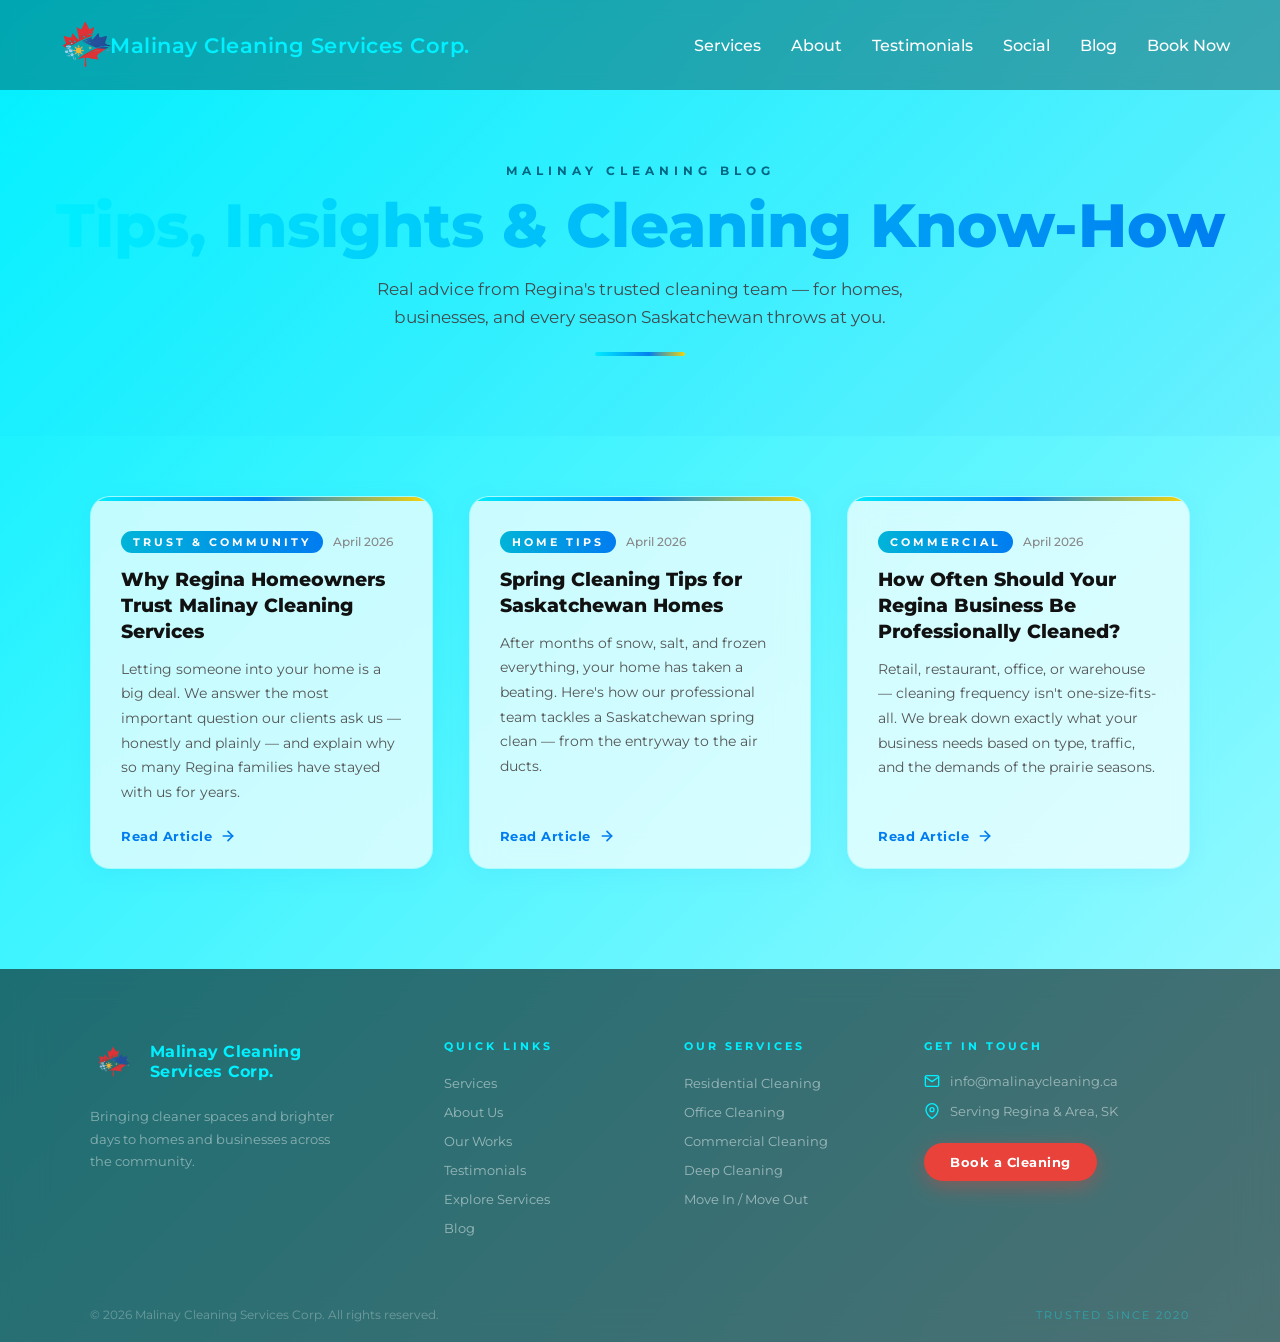
<file: blog.html>
<!DOCTYPE html>
<html lang="en">
<head>
<meta charset="UTF-8">
<meta name="viewport" content="width=device-width, initial-scale=1.0">
<title>Blog | Malinay Cleaning Services Corp. | Regina, SK</title>
<meta name="description" content="Cleaning tips, guides, and insights from Malinay Cleaning Services Corp. — Regina, Saskatchewan's trusted professional cleaning team.">
<meta name="robots" content="index, follow">
<meta name="author" content="Malinay Cleaning Services Corp.">
<link rel="canonical" href="https://www.malinaycleaning.ca/blog">

<link rel="icon" type="image/x-icon" href="favicon.ico">
<link rel="icon" type="image/png" sizes="32x32" href="favicon-32x32.png">
<link rel="icon" type="image/png" sizes="16x16" href="favicon-16x16.png">
<link rel="apple-touch-icon" sizes="180x180" href="apple-touch-icon.png">
<link rel="manifest" href="site.webmanifest">

<link href="https://fonts.googleapis.com/css2?family=Montserrat:wght@400;600;700;800&display=swap" rel="stylesheet">
<link rel="stylesheet" href="styles.css">
<style>
/* =============================================
   BLOG PAGE — scoped styles
   ============================================= */

/* Blog Hero */
.blog-hero {
  position: relative;
  padding: 160px 50px 80px;
  text-align: center;
  overflow: hidden;
}

.blog-hero::before {
  content: '';
  position: absolute;
  inset: 0;
  background: linear-gradient(135deg, rgba(0,240,255,0.08) 0%, rgba(0,124,240,0.05) 100%);
  pointer-events: none;
}

.blog-hero-label {
  display: inline-block;
  font-size: 0.75rem;
  font-weight: 700;
  letter-spacing: 5px;
  text-transform: uppercase;
  color: #005f7a;
  margin-bottom: 14px;
}

.blog-hero h1 {
  font-size: clamp(2rem, 5vw, 3.8rem);
  font-weight: 800;
  background: linear-gradient(90deg, #00f0ff, #007cf0, #00f0ff);
  background-size: 200%;
  -webkit-background-clip: text;
  -webkit-text-fill-color: transparent;
  animation: gradientMove 6s linear infinite;
  margin-bottom: 16px;
  line-height: 1.1;
}

.blog-hero p {
  font-size: 1.05rem;
  color: #444;
  max-width: 560px;
  margin: 0 auto;
  line-height: 1.7;
}

.blog-hero-line {
  width: 90px;
  height: 4px;
  margin: 20px auto 0;
  background: linear-gradient(90deg, #00f0ff, #007cf0 60%, #FFD600);
  border-radius: 10px;
}

/* ---- Blog grid ---- */
.blog-section {
  padding: 60px 50px 100px;
  max-width: 1200px;
  margin: 0 auto;
}

.blog-grid {
  display: grid;
  grid-template-columns: repeat(auto-fill, minmax(340px, 1fr));
  gap: 36px;
}

/* ---- Blog card ---- */
.blog-card {
  background: rgba(255,255,255,0.72);
  backdrop-filter: blur(16px);
  -webkit-backdrop-filter: blur(16px);
  border: 1px solid rgba(0,240,255,0.18);
  border-radius: 20px;
  overflow: hidden;
  display: flex;
  flex-direction: column;
  transition: transform 0.3s ease, box-shadow 0.3s ease, border-color 0.3s ease;
  box-shadow: 0 4px 24px rgba(0,124,240,0.07);
}

.blog-card:hover {
  transform: translateY(-6px);
  box-shadow: 0 16px 48px rgba(0,124,240,0.15);
  border-color: rgba(0,240,255,0.45);
}

/* Card top accent strip */
.blog-card-accent {
  height: 4px;
  background: linear-gradient(90deg, #00f0ff, #007cf0, #FFD600);
}

.blog-card-body {
  padding: 30px 30px 24px;
  display: flex;
  flex-direction: column;
  flex: 1;
}

.blog-card-meta {
  display: flex;
  align-items: center;
  gap: 10px;
  margin-bottom: 14px;
  flex-wrap: wrap;
}

.blog-card-tag {
  font-size: 0.68rem;
  font-weight: 700;
  letter-spacing: 3px;
  text-transform: uppercase;
  color: #fff;
  background: linear-gradient(90deg, #00b4d8, #007cf0);
  border-radius: 50px;
  padding: 4px 12px;
}

.blog-card-date {
  font-size: 0.75rem;
  color: #888;
  font-weight: 500;
}

.blog-card h2 {
  font-size: 1.2rem;
  font-weight: 800;
  color: #111;
  margin-bottom: 12px;
  line-height: 1.35;
}

.blog-card p {
  font-size: 0.88rem;
  color: #555;
  line-height: 1.75;
  flex: 1;
  margin-bottom: 24px;
}

.blog-card-readmore {
  display: inline-flex;
  align-items: center;
  gap: 8px;
  font-size: 0.82rem;
  font-weight: 700;
  color: #007cf0;
  text-decoration: none;
  letter-spacing: 0.5px;
  transition: gap 0.25s ease, color 0.25s ease;
}

.blog-card-readmore:hover {
  gap: 14px;
  color: #00b4d8;
}

.blog-card-readmore svg {
  width: 16px;
  height: 16px;
  stroke: currentColor;
  fill: none;
  stroke-width: 2.5;
  stroke-linecap: round;
  stroke-linejoin: round;
}

/* =============================================
   ARTICLE PAGE — full post layout
   ============================================= */

.article-hero {
  position: relative;
  padding: 150px 50px 60px;
  text-align: center;
  overflow: hidden;
}

.article-hero::before {
  content: '';
  position: absolute;
  inset: 0;
  background: linear-gradient(135deg, rgba(0,240,255,0.07) 0%, rgba(0,124,240,0.04) 100%);
  pointer-events: none;
}

.article-back {
  display: inline-flex;
  align-items: center;
  gap: 7px;
  font-size: 0.8rem;
  font-weight: 600;
  color: #007cf0;
  letter-spacing: 0.5px;
  text-decoration: none;
  margin-bottom: 28px;
  transition: gap 0.2s ease;
}
.article-back:hover { gap: 12px; }
.article-back svg {
  width: 16px; height: 16px;
  stroke: currentColor; fill: none;
  stroke-width: 2.5;
  stroke-linecap: round; stroke-linejoin: round;
  transform: rotate(180deg);
}

.article-tag {
  display: inline-block;
  font-size: 0.68rem;
  font-weight: 700;
  letter-spacing: 3px;
  text-transform: uppercase;
  color: #fff;
  background: linear-gradient(90deg, #00b4d8, #007cf0);
  border-radius: 50px;
  padding: 5px 14px;
  margin-bottom: 18px;
}

.article-hero h1 {
  font-size: clamp(1.8rem, 4vw, 3rem);
  font-weight: 800;
  background: linear-gradient(90deg, #00f0ff, #007cf0, #00f0ff);
  background-size: 200%;
  -webkit-background-clip: text;
  -webkit-text-fill-color: transparent;
  animation: gradientMove 6s linear infinite;
  max-width: 800px;
  margin: 0 auto 16px;
  line-height: 1.15;
}

.article-byline {
  font-size: 0.82rem;
  color: #888;
  margin-bottom: 10px;
}

.article-hero-line {
  width: 90px;
  height: 4px;
  margin: 18px auto 0;
  background: linear-gradient(90deg, #00f0ff, #007cf0 60%, #FFD600);
  border-radius: 10px;
}

/* Article body */
.article-body {
  max-width: 780px;
  margin: 0 auto;
  padding: 60px 50px 100px;
}

.article-intro {
  font-size: 1.08rem;
  color: #333;
  line-height: 1.85;
  margin-bottom: 48px;
  padding-bottom: 32px;
  border-bottom: 1px solid rgba(0,240,255,0.2);
}

.article-section {
  margin-bottom: 44px;
}

.article-section h2 {
  font-size: 1.3rem;
  font-weight: 800;
  color: #111;
  margin-bottom: 14px;
  padding-left: 16px;
  border-left: 4px solid #00f0ff;
  line-height: 1.3;
}

.article-section p {
  font-size: 0.95rem;
  color: #444;
  line-height: 1.85;
}

/* CTA block inside article */
.article-cta {
  margin-top: 60px;
  background: rgba(255,255,255,0.75);
  backdrop-filter: blur(16px);
  border: 1px solid rgba(0,240,255,0.25);
  border-radius: 20px;
  padding: 40px 40px;
  text-align: center;
  box-shadow: 0 8px 32px rgba(0,124,240,0.09);
}

.article-cta h3 {
  font-size: 1.4rem;
  font-weight: 800;
  background: linear-gradient(90deg, #00f0ff, #007cf0);
  -webkit-background-clip: text;
  -webkit-text-fill-color: transparent;
  margin-bottom: 12px;
}

.article-cta p {
  font-size: 0.9rem;
  color: #555;
  line-height: 1.7;
  max-width: 480px;
  margin: 0 auto 24px;
}

/* ---- Responsive ---- */
@media (max-width: 768px) {
  .blog-hero, .article-hero { padding: 130px 24px 50px; }
  .blog-section { padding: 40px 20px 70px; }
  .blog-grid { grid-template-columns: 1fr; gap: 24px; }
  .article-body { padding: 40px 24px 70px; }
  .article-cta { padding: 30px 24px; }
  .blog-card-body { padding: 24px 22px 20px; }
}
</style>
</head>
<body>

<div class="background-blobs">
  <div class="blob blob1"></div>
  <div class="blob blob2"></div>
  <div class="blob blob3"></div>
</div>

<!-- Navbar -->
<nav>
  <a href="index.html" class="brand">
    <img src="assets/official-logo.png" alt="Malinay Cleaning Logo">
    <span class="logo-text">Malinay Cleaning Services Corp.</span>
  </a>
  <button class="nav-toggle" id="navToggle" aria-label="Toggle menu">
    <span></span><span></span><span></span>
  </button>
  <ul id="navMenu">
    <li><a href="index.html#services">Services</a></li>
    <li><a href="index.html#about">About</a></li>
    <li><a href="index.html#testimonials">Testimonials</a></li>
    <li><a href="index.html#social">Social</a></li>
    <li><a href="blog.html" class="nav-active">Blog</a></li>
    <li><a href="index.html#contact">Book Now</a></li>
  </ul>
</nav>

<!-- Blog Hero -->
<div class="blog-hero">
  <span class="blog-hero-label">Malinay Cleaning Blog</span>
  <h1>Tips, Insights &amp; Cleaning Know-How</h1>
  <p>Real advice from Regina's trusted cleaning team — for homes, businesses, and every season Saskatchewan throws at you.</p>
  <div class="blog-hero-line"></div>
</div>

<!-- Blog Cards Grid -->
<div class="blog-section">
  <div class="blog-grid">

    <!-- Article 1: Trust -->
    <article class="blog-card">
      <div class="blog-card-accent"></div>
      <div class="blog-card-body">
        <div class="blog-card-meta">
          <span class="blog-card-tag">Trust &amp; Community</span>
          <span class="blog-card-date">April 2026</span>
        </div>
        <h2>Why Regina Homeowners Trust Malinay Cleaning Services</h2>
        <p>Letting someone into your home is a big deal. We answer the most important question our clients ask us — honestly and plainly — and explain why so many Regina families have stayed with us for years.</p>
        <a href="blog-trust.html" class="blog-card-readmore">
          Read Article
          <svg viewBox="0 0 24 24"><line x1="5" y1="12" x2="19" y2="12"/><polyline points="12 5 19 12 12 19"/></svg>
        </a>
      </div>
    </article>

    <!-- Article 2: Spring Cleaning -->
    <article class="blog-card">
      <div class="blog-card-accent"></div>
      <div class="blog-card-body">
        <div class="blog-card-meta">
          <span class="blog-card-tag">Home Tips</span>
          <span class="blog-card-date">April 2026</span>
        </div>
        <h2>Spring Cleaning Tips for Saskatchewan Homes</h2>
        <p>After months of snow, salt, and frozen everything, your home has taken a beating. Here's how our professional team tackles a Saskatchewan spring clean — from the entryway to the air ducts.</p>
        <a href="blog-spring-cleaning.html" class="blog-card-readmore">
          Read Article
          <svg viewBox="0 0 24 24"><line x1="5" y1="12" x2="19" y2="12"/><polyline points="12 5 19 12 12 19"/></svg>
        </a>
      </div>
    </article>

    <!-- Article 3: Business Cleaning -->
    <article class="blog-card">
      <div class="blog-card-accent"></div>
      <div class="blog-card-body">
        <div class="blog-card-meta">
          <span class="blog-card-tag">Commercial</span>
          <span class="blog-card-date">April 2026</span>
        </div>
        <h2>How Often Should Your Regina Business Be Professionally Cleaned?</h2>
        <p>Retail, restaurant, office, or warehouse — cleaning frequency isn't one-size-fits-all. We break down exactly what your business needs based on type, traffic, and the demands of the prairie seasons.</p>
        <a href="blog-business-cleaning.html" class="blog-card-readmore">
          Read Article
          <svg viewBox="0 0 24 24"><line x1="5" y1="12" x2="19" y2="12"/><polyline points="12 5 19 12 12 19"/></svg>
        </a>
      </div>
    </article>

  </div>
</div>

<!-- Footer -->
<footer class="site-footer">
  <div class="footer-inner">
    <div class="footer-col footer-brand">
      <div class="footer-logo">
        <img src="assets/official-logo.png" alt="Malinay Cleaning Logo">
        <span class="logo-text">Malinay Cleaning<br>Services Corp.</span>
      </div>
      <p class="footer-tagline">Bringing cleaner spaces and brighter days to homes and businesses across the community.</p>
    </div>
    <div class="footer-col">
      <h4 class="footer-heading">Quick Links</h4>
      <ul class="footer-links">
        <li><a href="index.html#services">Services</a></li>
        <li><a href="index.html#about">About Us</a></li>
        <li><a href="index.html#works">Our Works</a></li>
        <li><a href="index.html#testimonials">Testimonials</a></li>
        <li><a href="explore-services.html">Explore Services</a></li>
        <li><a href="blog.html">Blog</a></li>
      </ul>
    </div>
    <div class="footer-col">
      <h4 class="footer-heading">Our Services</h4>
      <ul class="footer-links">
        <li><a href="explore-services.html#service-residential">Residential Cleaning</a></li>
        <li><a href="explore-services.html#service-office">Office Cleaning</a></li>
        <li><a href="explore-services.html#service-commercial">Commercial Cleaning</a></li>
        <li><a href="explore-services.html#service-deep">Deep Cleaning</a></li>
        <li><a href="explore-services.html#service-move">Move In / Move Out</a></li>
      </ul>
    </div>
    <div class="footer-col">
      <h4 class="footer-heading">Get In Touch</h4>
      <ul class="footer-contact">
        <li>
          <svg viewBox="0 0 24 24" fill="none" stroke="currentColor" stroke-width="2" stroke-linecap="round" stroke-linejoin="round"><path d="M4 4h16c1.1 0 2 .9 2 2v12c0 1.1-.9 2-2 2H4c-1.1 0-2-.9-2-2V6c0-1.1.9-2 2-2z"></path><polyline points="22,6 12,13 2,6"></polyline></svg>
          <a href="mailto:info@malinaycleaning.ca">info@malinaycleaning.ca</a>
        </li>
        <li>
          <svg viewBox="0 0 24 24" fill="none" stroke="currentColor" stroke-width="2" stroke-linecap="round" stroke-linejoin="round"><path d="M21 10c0 7-9 13-9 13s-9-6-9-13a9 9 0 0 1 18 0z"></path><circle cx="12" cy="10" r="3"></circle></svg>
          <span>Serving Regina &amp; Area, SK</span>
        </li>
      </ul>
      <a href="mailto:info@malinaycleaning.ca" class="footer-cta-btn">Book a Cleaning</a>
    </div>
  </div>
  <div class="footer-bottom">
    <span>&copy; 2026 Malinay Cleaning Services Corp. All rights reserved.</span>
    <span class="footer-bottom-right">Trusted Since 2020</span>
  </div>
</footer>

<script>
  const navToggle = document.getElementById('navToggle');
  const navMenu = document.getElementById('navMenu');
  navToggle.addEventListener('click', () => {
    navMenu.classList.toggle('open');
    navToggle.classList.toggle('active');
  });
  navMenu.querySelectorAll('a').forEach(link => {
    link.addEventListener('click', () => {
      navMenu.classList.remove('open');
      navToggle.classList.remove('active');
    });
  });
</script>

</body>
</html>
</file>
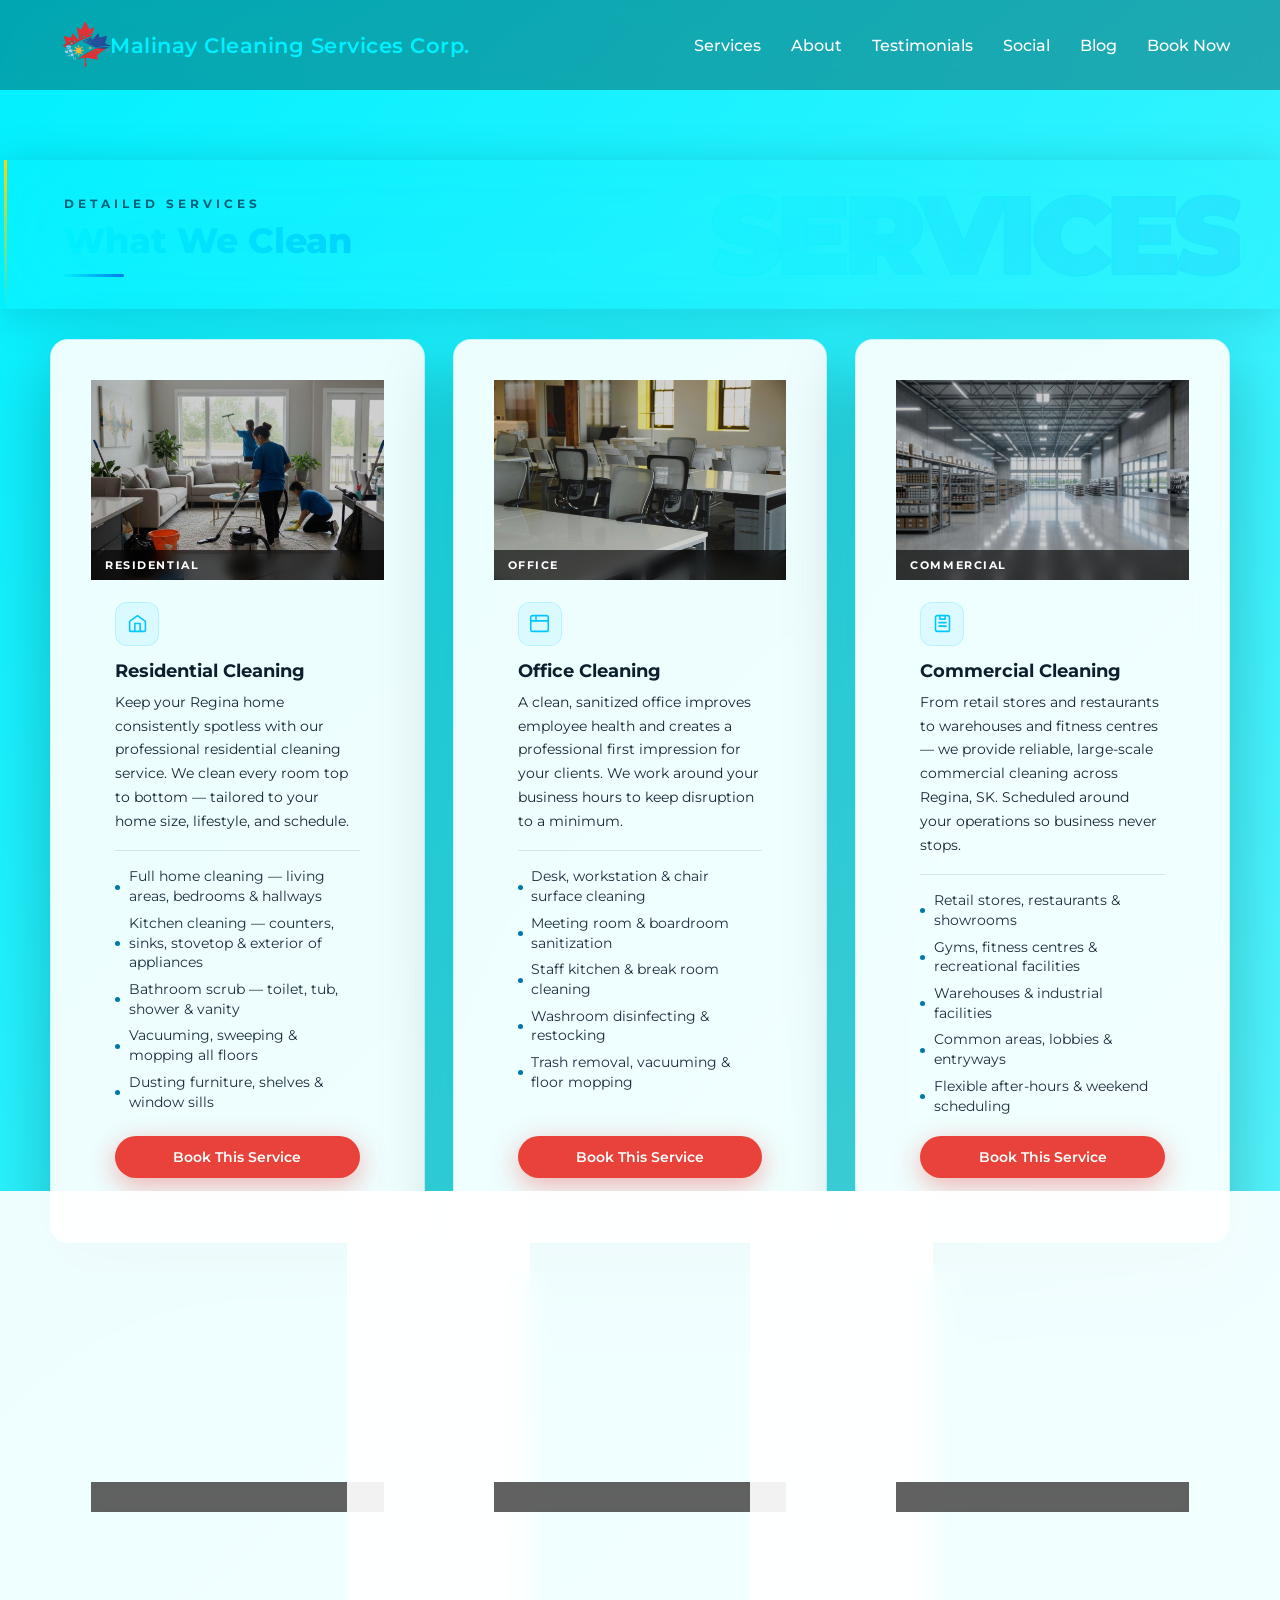
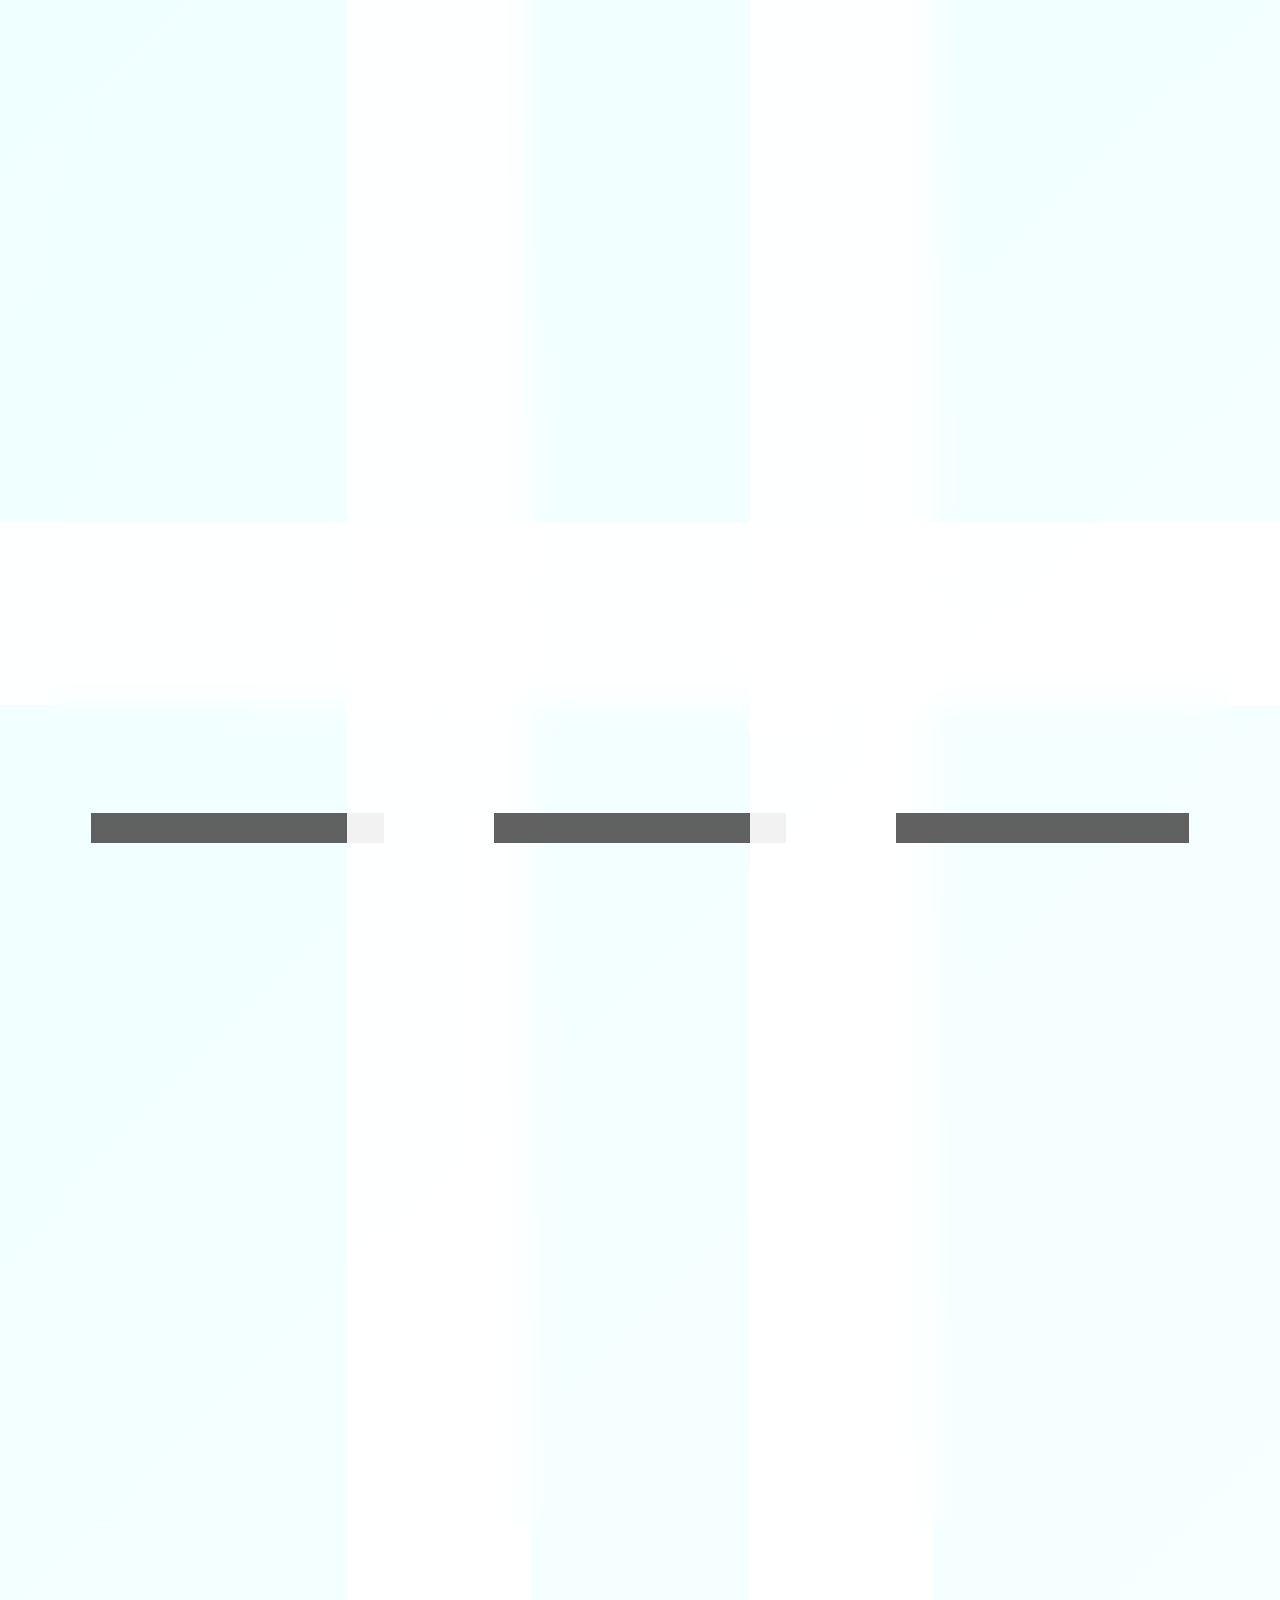
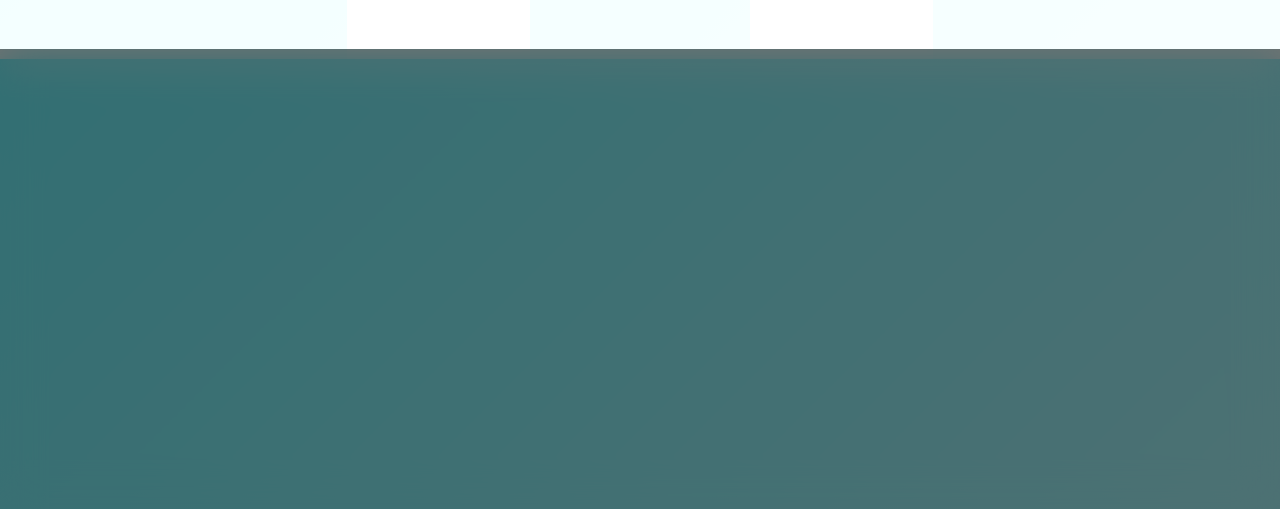
<file: explore-services.html>
<!DOCTYPE html>
<html lang="en">
<head>
<meta charset="UTF-8">
<meta name="viewport" content="width=device-width, initial-scale=1.0">
<title>Cleaning Services in Regina, SK | Malinay Cleaning Services Corp.</title>
<meta name="description" content="Explore Malinay Cleaning's full range of professional cleaning services in Regina, SK — residential, office, commercial, carpet, deep, move-in/out, high dusting, post-construction &amp; recurring. Fully insured. Free estimates.">
<meta name="keywords" content="residential cleaning Regina SK, office cleaning Regina, commercial cleaning Regina, deep cleaning Regina, carpet cleaning Regina, move in move out cleaning Regina, high dusting Regina, post construction cleaning Saskatchewan, recurring cleaning Regina, professional cleaning services Regina">
<meta name="robots" content="index, follow">
<meta name="author" content="Malinay Cleaning Services Corp.">
<link rel="canonical" href="https://www.malinaycleaning.ca/explore-services.html">

<meta property="og:type" content="website">
<meta property="og:url" content="https://www.malinaycleaning.ca/explore-services.html">
<meta property="og:title" content="Our Services | Malinay Cleaning Services Corp.">
<meta property="og:description" content="From deep cleaning to carpet, office, move-in/out, high dusting &amp; post-construction — Malinay Cleaning offers professional cleaning solutions across Regina, SK.">
<meta property="og:image" content="assets/official-logo.png">
<meta property="og:image:alt" content="Malinay Cleaning Services Corp. Logo">
<meta property="og:locale" content="en_CA">

<link rel="icon" type="image/x-icon" href="favicon.ico">
<link rel="icon" type="image/png" sizes="32x32" href="favicon-32x32.png">
<link rel="icon" type="image/png" sizes="16x16" href="favicon-16x16.png">
<link rel="apple-touch-icon" sizes="180x180" href="apple-touch-icon.png">
<link rel="manifest" href="site.webmanifest">
<link href="https://fonts.googleapis.com/css2?family=Montserrat:wght@400;600;700&display=swap" rel="stylesheet">
<link rel="stylesheet" href="styles.css">

<!-- Structured Data -->
<script type="application/ld+json">
{
  "@context": "https://schema.org",
  "@type": "ItemList",
  "name": "Malinay Cleaning Services",
  "description": "From deep cleaning to carpet, office, move-in/out, high dusting & post-construction — Malinay Cleaning offers professional cleaning solutions across Regina, SK.",
  "url": "https://www.malinaycleaning.ca/explore-services.html",
  "itemListElement": [
    { "@type": "ListItem", "position": 1, "name": "Residential Cleaning", "url": "https://www.malinaycleaning.ca/explore-services.html#residential" },
    { "@type": "ListItem", "position": 2, "name": "Office Cleaning", "url": "https://www.malinaycleaning.ca/explore-services.html#office" },
    { "@type": "ListItem", "position": 3, "name": "Commercial Cleaning", "url": "https://www.malinaycleaning.ca/explore-services.html#commercial" },
    { "@type": "ListItem", "position": 4, "name": "Deep Cleaning", "url": "https://www.malinaycleaning.ca/explore-services.html#deep" },
    { "@type": "ListItem", "position": 5, "name": "Carpet Cleaning", "url": "https://www.malinaycleaning.ca/explore-services.html#carpet" },
    { "@type": "ListItem", "position": 6, "name": "Move In / Move Out Cleaning", "url": "https://www.malinaycleaning.ca/explore-services.html#move" },
    { "@type": "ListItem", "position": 7, "name": "High Dusting", "url": "https://www.malinaycleaning.ca/explore-services.html#highdusting" },
    { "@type": "ListItem", "position": 8, "name": "Post Construction Cleaning", "url": "https://www.malinaycleaning.ca/explore-services.html#postconstruction" }
  ],
  "provider": {
    "@type": "LocalBusiness",
    "name": "Malinay Cleaning Services Corp.",
    "url": "https://www.malinaycleaning.ca",
    "telephone": "+13065800401",
    "email": "info@malinaycleaning.ca",
    "address": {
      "@type": "PostalAddress",
      "streetAddress": "2614 6th Ave.",
      "addressLocality": "Regina",
      "addressRegion": "SK",
      "postalCode": "S4T 0N3",
      "addressCountry": "CA"
    },
    "areaServed": "Regina, Saskatchewan",
    "openingHours": "Mo-Su 08:00-20:00"
  }
}
</script>

<style>
/* =============================================
   CARD IMPROVEMENTS ONLY
   Everything else inherits from styles.css
   ============================================= */

/* Responsive grid for all 8 cards */
.services-container {
  display: grid;
  grid-template-columns: repeat(auto-fill, minmax(320px, 1fr));
  gap: 1.75rem;
  max-width: 1200px;
  margin: 0 auto;
}

/* Base card shell */
.service-detail-card {
  background: rgba(255, 255, 255, 0.92);
  border: 1px solid rgba(0, 200, 255, 0.18);
  border-radius: 18px;
  overflow: hidden;
  display: flex;
  flex-direction: column;
  position: relative;
  transition: transform 0.35s cubic-bezier(0.4,0,0.2,1),
              border-color 0.35s cubic-bezier(0.4,0,0.2,1),
              box-shadow 0.35s cubic-bezier(0.4,0,0.2,1);
  animation: cardFadeUp 0.55s ease both;
}

/* Staggered entrance */
.service-detail-card:nth-child(1) { animation-delay: 0.05s; }
.service-detail-card:nth-child(2) { animation-delay: 0.10s; }
.service-detail-card:nth-child(3) { animation-delay: 0.15s; }
.service-detail-card:nth-child(4) { animation-delay: 0.20s; }
.service-detail-card:nth-child(5) { animation-delay: 0.25s; }
.service-detail-card:nth-child(6) { animation-delay: 0.30s; }
.service-detail-card:nth-child(7) { animation-delay: 0.35s; }
.service-detail-card:nth-child(8) { animation-delay: 0.40s; }
.service-detail-card:nth-child(9) { animation-delay: 0.45s; }

@keyframes cardFadeUp {
  from { opacity: 0; transform: translateY(22px); }
  to   { opacity: 1; transform: translateY(0); }
}

/* Hover lift + glow */
.service-detail-card:hover {
  transform: translateY(-6px);
  border-color: rgba(0, 200, 255, 0.38);
  box-shadow: 0 18px 48px rgba(0, 200, 255, 0.09);
}

/* Cyan top accent line revealed on hover */
.service-detail-card::before {
  content: '';
  position: absolute;
  top: 0; left: 0; right: 0;
  height: 2px;
  background: linear-gradient(90deg, #00c8ff, #0057ff);
  transform: scaleX(0);
  transform-origin: left;
  transition: transform 0.4s cubic-bezier(0.4,0,0.2,1);
  z-index: 2;
}
.service-detail-card:hover::before {
  transform: scaleX(1);
}

/* Image wrapper */
.card-image-wrap {
  width: 100%;
  height: 200px;
  overflow: hidden;
  position: relative;
  background: #0d1118;
  flex-shrink: 0;
}
.card-image-wrap img {
  width: 100%;
  height: 100%;
  object-fit: cover;
  display: block;
  filter: brightness(0.82);
  transition: transform 0.55s cubic-bezier(0.4,0,0.2,1),
              filter 0.55s ease;
}
.service-detail-card:hover .card-image-wrap img {
  transform: scale(1.06);
  filter: brightness(1);
}

/* card-chip replaced by card-overlay-label */

/* Icon box */
.card-icon {
  width: 44px;
  height: 44px;
  border-radius: 12px;
  background: rgba(0, 200, 255, 0.08);
  border: 1px solid rgba(0, 200, 255, 0.16);
  display: flex;
  align-items: center;
  justify-content: center;
  flex-shrink: 0;
  margin-bottom: 0.9rem;
}
.card-icon svg {
  width: 21px;
  height: 21px;
  stroke: #00c8ff;
  fill: none;
  stroke-width: 1.8;
  stroke-linecap: round;
  stroke-linejoin: round;
}

/* Card content area */
.card-body {
  padding: 1.35rem 1.5rem 1.5rem;
  flex: 1;
  display: flex;
  flex-direction: column;
}

.service-detail-card h3 {
  font-family: 'Montserrat', sans-serif;
  font-size: 1.1rem;
  font-weight: 700;
  color: #0d1f2d;
  margin: 0 0 0.55rem;
  line-height: 1.25;
  background: none !important;
  -webkit-background-clip: unset !important;
  -webkit-text-fill-color: #0d1f2d !important;
  background-clip: unset !important;
}

.card-description {
  font-size: 0.875rem;
  color: #1a2535;
  line-height: 1.7;
  margin: 0 0 1.05rem;
}

.card-divider {
  height: 1px;
  background: rgba(0, 0, 0, 0.1);
  margin-bottom: 1rem;
}

/* Feature list */
.service-detail-card ul {
  list-style: none;
  padding: 0;
  margin: 0 0 1.25rem;
  display: flex;
  flex-direction: column;
  gap: 0.42rem;
  flex: 1;
}
.service-detail-card ul li {
  font-size: 0.855rem;
  color: #1e2d3d;
  display: flex;
  align-items: center;
  gap: 0.55rem;
  line-height: 1.45;
}
.service-detail-card ul li::before {
  content: '';
  display: block;
  width: 5px;
  height: 5px;
  border-radius: 50%;
  background: #0077aa;
  flex-shrink: 0;
  opacity: 1;
}

/* CTA button */
/* service-btn inherits red style from styles.css */
.service-detail-card .service-btn {
  display: inline-block;
  margin-top: auto;
  padding: 12px 26px;
  font-size: .9rem;
  font-weight: 600;
  color: #fff;
  text-decoration: none;
  border-radius: 50px;
  background: #E8423A;
  border: none;
  transition: all .35s ease;
  box-shadow: 0 8px 28px rgba(232,66,58,0.4);
  text-align: center;
}
.service-detail-card .service-btn:hover {
  background: #cf3028;
  color: #fff;
  transform: translateY(-3px) scale(1.05);
  box-shadow: 0 14px 38px rgba(232,66,58,0.55);
}
.service-detail-card .service-btn::after { content: none; }

/* Mobile */
@media (max-width: 700px) {
  .services-container {
    grid-template-columns: 1fr;
  }
}

/* Card focused — triggered when navigating via anchor */
@keyframes cardPulse {
  0%   { box-shadow: 0 0 0 0 rgba(0, 200, 255, 0); border-color: rgba(0, 200, 255, 0.1); }
  30%  { box-shadow: 0 0 0 8px rgba(0, 200, 255, 0.18), 0 18px 48px rgba(0, 200, 255, 0.22); border-color: rgba(0, 200, 255, 0.7); }
  70%  { box-shadow: 0 0 0 4px rgba(0, 200, 255, 0.10), 0 12px 32px rgba(0, 200, 255, 0.14); border-color: rgba(0, 200, 255, 0.5); }
  100% { box-shadow: none; border-color: rgba(255, 255, 255, 0.08); }
}
.card-focused {
  animation: cardPulse 2.2s ease forwards !important;
}

/* ---- Image overlay label (matching index.html overlay style) ---- */
.card-image-wrap {
  position: relative;
}
.card-overlay-label {
  position: absolute;
  bottom: 0;
  left: 0;
  right: 0;
  background: rgba(0, 0, 0, 0.62);
  backdrop-filter: blur(6px);
  color: #ffffff;
  font-family: 'Montserrat', sans-serif;
  font-size: 0.7rem;
  font-weight: 700;
  letter-spacing: 0.14em;
  text-transform: uppercase;
  padding: 8px 14px;
  z-index: 2;
}
</style>
</head>
<body>

<div class="background-blobs">
  <div class="blob blob1"></div>
  <div class="blob blob2"></div>
  <div class="blob blob3"></div>
</div>

<!-- Navbar — unchanged -->
<nav>
  <a href="index.html" class="brand">
    <img src="assets/official-logo.png" alt="Malinay Cleaning Logo">
    <span class="logo-text">Malinay Cleaning Services Corp.</span>
  </a>
  <button class="nav-toggle" id="navToggle" aria-label="Toggle menu">
    <span></span><span></span><span></span>
  </button>
  <ul id="navMenu">
    <li><a href="index.html#services">Services</a></li>
    <li><a href="index.html#about">About</a></li>
    <li><a href="index.html#testimonials">Testimonials</a></li>
    <li><a href="index.html#social">Social</a></li>
    <li><a href="blog.html">Blog</a></li>
    <li><a href="index.html#contact">Book Now</a></li>
  </ul>
</nav>

<!-- Services Grid — section header unchanged -->
<section class="services-grid">

  <div class="section-header section-banner">
    <div class="banner-watermark">SERVICES</div>
    <span class="section-label">DETAILED SERVICES</span>
    <h2 class="section-title">What We Clean</h2>
    <div class="title-line"></div>
  </div>

  <div class="services-container">

    <!-- 1. Residential Cleaning -->
    <div class="service-detail-card" id="service-residential">
      <div class="card-image-wrap">
        <img src="assets/services/residential.jpg" alt="Residential Cleaning">
        <div class="card-overlay-label">Residential</div>
      </div>
      <div class="card-body">
        <div class="card-icon">
          <svg viewBox="0 0 24 24">
            <path d="M3 9.5L12 3l9 6.5V20a1 1 0 0 1-1 1H4a1 1 0 0 1-1-1V9.5z"/>
            <path d="M9 21V12h6v9"/>
          </svg>
        </div>
        <h3>Residential Cleaning</h3>
        <p class="card-description">Keep your Regina home consistently spotless with our professional residential cleaning service. We clean every room top to bottom — tailored to your home size, lifestyle, and schedule.</p>
        <div class="card-divider"></div>
        <ul>
          <li>Full home cleaning — living areas, bedrooms &amp; hallways</li>
          <li>Kitchen cleaning — counters, sinks, stovetop &amp; exterior of appliances</li>
          <li>Bathroom scrub — toilet, tub, shower &amp; vanity</li>
          <li>Vacuuming, sweeping &amp; mopping all floors</li>
          <li>Dusting furniture, shelves &amp; window sills</li>
        </ul>
        <a href="index.html?service=residential#contact" class="service-btn" data-service="residential">Book This Service</a>
      </div>
    </div>

    <!-- 2. Office Cleaning -->
    <div class="service-detail-card" id="service-office">
      <div class="card-image-wrap">
        <img src="assets/services/office-cleaning.jpg" alt="Office Cleaning">
        <div class="card-overlay-label">Office</div>
      </div>
      <div class="card-body">
        <div class="card-icon">
          <svg viewBox="0 0 24 24">
            <rect x="2" y="3" width="20" height="18" rx="2"/>
            <line x1="2" y1="9" x2="22" y2="9"/>
            <line x1="8" y1="3" x2="8" y2="9"/>
          </svg>
        </div>
        <h3>Office Cleaning</h3>
        <p class="card-description">A clean, sanitized office improves employee health and creates a professional first impression for your clients. We work around your business hours to keep disruption to a minimum.</p>
        <div class="card-divider"></div>
        <ul>
          <li>Desk, workstation &amp; chair surface cleaning</li>
          <li>Meeting room &amp; boardroom sanitization</li>
          <li>Staff kitchen &amp; break room cleaning</li>
          <li>Washroom disinfecting &amp; restocking</li>
          <li>Trash removal, vacuuming &amp; floor mopping</li>
        </ul>
        <a href="index.html?service=office#contact" class="service-btn" data-service="office">Book This Service</a>
      </div>
    </div>

    <!-- 3. Commercial Cleaning -->
    <div class="service-detail-card" id="service-commercial">
      <div class="card-image-wrap">
        <img src="assets/services/commercial.jpg" alt="Commercial Cleaning">
        <div class="card-overlay-label">Commercial</div>
      </div>
      <div class="card-body">
        <div class="card-icon">
          <svg viewBox="0 0 24 24">
            <rect x="4" y="3" width="16" height="18" rx="2"/>
            <path d="M9 3v4h6V3"/>
            <line x1="8" y1="11" x2="16" y2="11"/>
            <line x1="8" y1="15" x2="16" y2="15"/>
          </svg>
        </div>
        <h3>Commercial Cleaning</h3>
        <p class="card-description">From retail stores and restaurants to warehouses and fitness centres — we provide reliable, large-scale commercial cleaning across Regina, SK. Scheduled around your operations so business never stops.</p>
        <div class="card-divider"></div>
        <ul>
          <li>Retail stores, restaurants &amp; showrooms</li>
          <li>Gyms, fitness centres &amp; recreational facilities</li>
          <li>Warehouses &amp; industrial facilities</li>
          <li>Common areas, lobbies &amp; entryways</li>
          <li>Flexible after-hours &amp; weekend scheduling</li>
        </ul>
        <a href="index.html?service=commercial#contact" class="service-btn" data-service="commercial">Book This Service</a>
      </div>
    </div>

    <!-- 4. Deep Cleaning (NEW) -->
    <div class="service-detail-card" id="service-deep">
      <div class="card-image-wrap">
        <img src="assets/services/deep-clean.jpg" alt="Deep Cleaning">
        <div class="card-overlay-label">Deep Clean</div>
      </div>
      <div class="card-body">
        <div class="card-icon">
          <svg viewBox="0 0 24 24">
            <path d="M3 12a9 9 0 1 0 18 0 9 9 0 0 0-18 0"/>
            <path d="M12 8v4l3 3"/>
            <path d="M8 3.5A9 9 0 0 1 21 12"/>
          </svg>
        </div>
        <h3>Deep Cleaning Services</h3>
        <p class="card-description">Our deep cleaning service goes far beyond a standard clean — targeting built-up grime, grease, and neglected areas. Ideal for first-time clients, seasonal cleans, or before listing a property.</p>
        <div class="card-divider"></div>
        <ul>
          <li>Full kitchen degreasing — inside oven, microwave &amp; fridge</li>
          <li>Inside cabinets, drawers &amp; pantry shelves</li>
          <li>Bathroom grout scrubbing &amp; deep sanitization</li>
          <li>Baseboards, door frames, vents &amp; light switches</li>
          <li>Window sills, ledges &amp; behind furniture</li>
        </ul>
        <a href="index.html?service=deep#contact" class="service-btn" data-service="deep">Book This Service</a>
      </div>
    </div>

    <!-- 5. Carpet Cleaning -->
    <div class="service-detail-card" id="service-carpet">
      <div class="card-image-wrap">
        <img src="assets/services/carpet-cleaning.jpg" alt="Carpet Cleaning">
        <div class="card-overlay-label">Carpet</div>
      </div>
      <div class="card-body">
        <div class="card-icon">
          <svg viewBox="0 0 24 24">
            <rect x="2" y="6" width="20" height="12" rx="2"/>
            <line x1="6" y1="6" x2="6" y2="18"/>
            <line x1="12" y1="6" x2="12" y2="18"/>
            <line x1="18" y1="6" x2="18" y2="18"/>
          </svg>
        </div>
        <h3>Carpet Cleaning</h3>
        <p class="card-description">Restore your carpets to their original colour, texture, and freshness. Our professional carpet cleaning removes deep-set dirt, allergens, and odours that regular vacuuming simply cannot reach.</p>
        <div class="card-divider"></div>
        <ul>
          <li>Deep steam extraction cleaning</li>
          <li>Tough stain treatment &amp; removal</li>
          <li>Pet odour &amp; pet stain elimination</li>
          <li>Carpet deodorizing &amp; sanitizing</li>
          <li>Residential &amp; commercial carpets</li>
        </ul>
        <a href="index.html?service=carpet#contact" class="service-btn" data-service="carpet">Book This Service</a>
      </div>
    </div>

    <!-- 6. Move In / Move Out -->
    <div class="service-detail-card" id="service-move">
      <div class="card-image-wrap">
        <img src="assets/services/movein-out.jpg" alt="Move In Move Out">
        <div class="card-overlay-label">Move In/Out</div>
      </div>
      <div class="card-body">
        <div class="card-icon">
          <svg viewBox="0 0 24 24">
            <path d="M5 12H3l9-9 9 9h-2"/>
            <path d="M5 12v7a2 2 0 0 0 2 2h10a2 2 0 0 0 2-2v-7"/>
          </svg>
        </div>
        <h3>Move In / Move Out Cleaning</h3>
        <p class="card-description">Moving in Regina? We make the transition stress-free. Our move-in/move-out cleaning ensures your old property is left spotless for the next occupant — and your new place is fresh and ready for you.</p>
        <div class="card-divider"></div>
        <ul>
          <li>Full interior clean — every room, every surface</li>
          <li>Inside all appliances, cabinets &amp; closets</li>
          <li>Bathroom deep scrub &amp; disinfection</li>
          <li>Window sills, blinds &amp; tracks cleaned</li>
          <li>Deposit-ready &amp; landlord inspection ready</li>
        </ul>
        <a href="index.html?service=move#contact" class="service-btn" data-service="move">Book This Service</a>
      </div>
    </div>

    <!-- 7. High Dusting -->
    <div class="service-detail-card" id="service-highdusting">
      <div class="card-image-wrap">
        <img src="assets/services/high-dusting.jpg" alt="High Dusting">
        <div class="card-overlay-label">High Dusting</div>
      </div>
      <div class="card-body">
        <div class="card-icon">
          <svg viewBox="0 0 24 24">
            <path d="M12 2v8M12 2l-3 3M12 2l3 3"/>
            <circle cx="12" cy="14" r="4"/>
            <line x1="12" y1="18" x2="12" y2="22"/>
          </svg>
        </div>
        <h3>High Dusting Services</h3>
        <p class="card-description">Dust and debris accumulate in high and hard-to-reach areas that standard cleaning overlooks. Our high dusting service keeps warehouses, commercial spaces, and large facilities clean from top to bottom — improving air quality and safety.</p>
        <div class="card-divider"></div>
        <ul>
          <li>Ceiling tiles, beams &amp; rafters</li>
          <li>HVAC vents, grilles &amp; ductwork surfaces</li>
          <li>Light fixtures, exit signs &amp; overhead equipment</li>
          <li>Cobweb removal throughout the facility</li>
          <li>Warehouses, commercial &amp; industrial spaces</li>
        </ul>
        <a href="index.html?service=highdusting#contact" class="service-btn" data-service="highdusting">Book This Service</a>
      </div>
    </div>

    <!-- 8. Post Construction -->
    <div class="service-detail-card" id="service-postconstruction">
      <div class="card-image-wrap">
        <img src="assets/services/post-construction.jpg" alt="Post Construction">
        <div class="card-overlay-label">Post Construction</div>
      </div>
      <div class="card-body">
        <div class="card-icon">
          <svg viewBox="0 0 24 24">
            <polygon points="12 2 2 7 12 12 22 7 12 2"/>
            <polyline points="2 17 12 22 22 17"/>
            <polyline points="2 12 12 17 22 12"/>
          </svg>
        </div>
        <h3>Post Construction Cleaning</h3>
        <p class="card-description">New build or renovation complete? Construction leaves behind fine dust, debris, and residue that requires specialist cleaning. We prepare your space for move-in or handover — clean, safe, and presentable.</p>
        <div class="card-divider"></div>
        <ul>
          <li>Construction dust &amp; debris removal throughout</li>
          <li>Paint splatter, adhesive &amp; sticker residue removal</li>
          <li>Window, glass &amp; surface polishing</li>
          <li>Floor cleaning, scrubbing &amp; buffing</li>
          <li>Move-in ready &amp; handover-ready finish</li>
        </ul>
        <a href="index.html?service=postconstruction#contact" class="service-btn" data-service="postconstruction">Book This Service</a>
      </div>
    </div>

    <!-- 9. Recurring Cleaning -->
    <div class="service-detail-card" id="service-recurring">
      <div class="card-image-wrap">
        <img src="assets/services/recurring.jpg" alt="Recurring Cleaning">
        <div class="card-overlay-label">Recurring</div>
      </div>
      <div class="card-body">
        <div class="card-icon">
          <svg viewBox="0 0 24 24">
            <polyline points="23 4 23 10 17 10"/>
            <path d="M20.49 15a9 9 0 1 1-2.12-9.36L23 10"/>
          </svg>
        </div>
        <h3>Recurring Cleaning Services</h3>
        <p class="card-description">Maintain a consistently clean home or business in Regina without lifting a finger. Our recurring cleaning plans give you the same trusted team on a schedule that works for you — weekly, bi-weekly, or monthly.</p>
        <div class="card-divider"></div>
        <ul>
          <li>Weekly, bi-weekly &amp; monthly plans available</li>
          <li>Same trusted cleaning team every visit</li>
          <li>Priority scheduling &amp; easy rescheduling</li>
          <li>Customizable checklist for your space</li>
          <li>Residential &amp; commercial recurring options</li>
        </ul>
        <a href="index.html?service=recurring#contact" class="service-btn" data-service="recurring">Book This Service</a>
      </div>
    </div>

  </div>
</section>

<!-- Footer — unchanged from original -->
<footer class="site-footer">

  <!-- Top glow line -->

  <div class="footer-inner">

    <!-- Column 1: Brand -->
    <div class="footer-col footer-brand">
      <div class="footer-logo">
        <img src="assets/official-logo.png" alt="Malinay Cleaning Logo">
        <span class="logo-text">Malinay Cleaning<br>Services Corp.</span>
      </div>
      <p class="footer-tagline">
        Bringing cleaner spaces and brighter days to homes and businesses across the community.
      </p>
    </div>

    <!-- Column 2: Quick Links -->
    <div class="footer-col">
      <h4 class="footer-heading">Quick Links</h4>
      <ul class="footer-links">
        <li><a href="index.html#services">Services</a></li>
        <li><a href="index.html#about">About Us</a></li>
        <li><a href="index.html#works">Our Works</a></li>
        <li><a href="index.html#testimonials">Testimonials</a></li>
        <li><a href="explore-services.html">Explore Services</a></li>
      </ul>
    </div>

    <!-- Column 3: Services -->
    <div class="footer-col">
      <h4 class="footer-heading">Our Services</h4>
      <ul class="footer-links">
        <li><a href="explore-services.html#service-residential">Residential Cleaning</a></li>
        <li><a href="explore-services.html#service-office">Office Cleaning</a></li>
        <li><a href="explore-services.html#service-commercial">Commercial Cleaning</a></li>
        <li><a href="explore-services.html#service-deep">Deep Cleaning</a></li>
        <li><a href="explore-services.html#service-carpet">Carpet Cleaning</a></li>
        <li><a href="explore-services.html#service-move">Move In / Move Out</a></li>
        <li><a href="explore-services.html#service-highdusting">High Dusting</a></li>
        <li><a href="explore-services.html#service-postconstruction">Post Construction</a></li>
        <li><a href="explore-services.html#service-recurring">Recurring Cleaning</a></li>
      </ul>
    </div>

    <!-- Column 4: Contact -->
    <div class="footer-col">
      <h4 class="footer-heading">Get In Touch</h4>
      <ul class="footer-contact">
        <li>
          <svg viewBox="0 0 24 24" fill="none" stroke="currentColor" stroke-width="2" stroke-linecap="round" stroke-linejoin="round">
            <path d="M4 4h16c1.1 0 2 .9 2 2v12c0 1.1-.9 2-2 2H4c-1.1 0-2-.9-2-2V6c0-1.1.9-2 2-2z"></path>
            <polyline points="22,6 12,13 2,6"></polyline>
          </svg>
          <a href="mailto:info@malinaycleaning.ca">info@malinaycleaning.ca</a>
        </li>
        <li style="display: flex; align-items: center; gap: 8px;">
          <svg
            viewBox="0 0 24 24"
            fill="none"
            stroke="currentColor"
            stroke-width="2"
            stroke-linecap="round"
            stroke-linejoin="round"
            style="width: 18px; height: 18px; flex-shrink: 0;">
            <path d="M22 16.92v3a2 2 0 0 1-2.18 2 19.79 19.79 0 0 1-8.63-3.07A19.5 19.5 0 0 1 4.69 12 19.79 19.79 0 0 1 1.61 3.38 2 2 0 0 1 3.6 1.22h3a2 2 0 0 1 2 1.72c.127.96.361 1.903.7 2.81a2 2 0 0 1-.45 2.11L7.91 8.8a16 16 0 0 0 6.29 6.29l.96-.96a2 2 0 0 1 2.11-.45c.907.339 1.85.573 2.81.7A2 2 0 0 1 22 16.92z"></path>
          </svg>
          <div style="display: flex; gap: 4px; flex-wrap: wrap;">
            <a href="tel:+13065800401">+1 306-580-0401</a>
            <span>|</span>
            <a href="tel:+16395901782">+1 639-590-1782</a>
          </div>
        </li>
        <li>
          <svg viewBox="0 0 24 24" fill="none" stroke="currentColor" stroke-width="2" stroke-linecap="round" stroke-linejoin="round">
            <path d="M21 10c0 7-9 13-9 13s-9-6-9-13a9 9 0 0 1 18 0z"></path>
            <circle cx="12" cy="10" r="3"></circle>
          </svg>
          <a href="https://www.google.com/maps/search/?api=1&query=2614+6th+Ave+Regina+SK+S4T+0N3" target="_blank" rel="noopener noreferrer">2614 6th Ave. Regina, SK S4T 0N3</a>
        </li>
      </ul>

      <a href="mailto:info@malinaycleaning.ca" class="footer-cta-btn">Book a Cleaning</a>

      <div class="footer-socials">
        <a href="https://www.facebook.com/malinaycleaning.ca" target="_blank" rel="noopener noreferrer" class="footer-social-link" aria-label="Visit our Facebook page">
          <svg viewBox="0 0 24 24" fill="currentColor" width="20" height="20" aria-hidden="true">
            <path d="M24 12.073C24 5.405 18.627 0 12 0S0 5.405 0 12.073C0 18.1 4.388 23.094 10.125 24v-8.437H7.078v-3.49h3.047V9.43c0-3.007 1.792-4.669 4.533-4.669 1.312 0 2.686.235 2.686.235v2.953H15.83c-1.491 0-1.956.925-1.956 1.874v2.25h3.328l-.532 3.49h-2.796V24C19.612 23.094 24 18.1 24 12.073z"/>
          </svg>
          Facebook
        </a>
        <a href="https://www.instagram.com/malinaycleaningservicescorp?igsh=eTh4MzY2dXRsMjl2" target="_blank" rel="noopener noreferrer" class="footer-social-link" aria-label="Visit our Instagram page">
          <svg viewBox="0 0 24 24" fill="currentColor" width="20" height="20" aria-hidden="true">
            <path d="M12 2.163c3.204 0 3.584.012 4.85.07 3.252.148 4.771 1.691 4.919 4.919.058 1.265.069 1.645.069 4.849 0 3.205-.012 3.584-.069 4.849-.149 3.225-1.664 4.771-4.919 4.919-1.266.058-1.644.07-4.85.07-3.204 0-3.584-.012-4.849-.07-3.26-.149-4.771-1.699-4.919-4.92-.058-1.265-.07-1.644-.07-4.849 0-3.204.013-3.583.07-4.849.149-3.227 1.664-4.771 4.919-4.919 1.266-.057 1.645-.069 4.849-.069zm0-2.163c-3.259 0-3.667.014-4.947.072-4.358.2-6.78 2.618-6.98 6.98-.059 1.281-.073 1.689-.073 4.948 0 3.259.014 3.668.072 4.948.2 4.358 2.618 6.78 6.98 6.98 1.281.058 1.689.072 4.948.072 3.259 0 3.668-.014 4.948-.072 4.354-.2 6.782-2.618 6.979-6.98.059-1.28.073-1.689.073-4.948 0-3.259-.014-3.667-.072-4.947-.196-4.354-2.617-6.78-6.979-6.98-1.281-.059-1.69-.073-4.949-.073zm0 5.838c-3.403 0-6.162 2.759-6.162 6.162s2.759 6.163 6.162 6.163 6.162-2.759 6.162-6.163c0-3.403-2.759-6.162-6.162-6.162zm0 10.162c-2.209 0-4-1.79-4-4 0-2.209 1.791-4 4-4s4 1.791 4 4c0 2.21-1.791 4-4 4zm6.406-11.845c-.796 0-1.441.645-1.441 1.44s.645 1.44 1.441 1.44c.795 0 1.439-.645 1.439-1.44s-.644-1.44-1.439-1.44z"/>
          </svg>
          Instagram
        </a>
      </div>
    </div>

  </div>

  <!-- Bottom bar -->
  <div class="footer-bottom">
    <span>&copy; 2026 Malinay Cleaning Services Corp. All rights reserved.</span>
    <span class="footer-bottom-right">Developed by Wendel Capangada</span>
  </div>

</footer>

<script src="script.js"></script>
<script>
/* =============================================
   EXPLORE SERVICES — focus card from anchor
   When navigating from index.html#service-xxx
   or from footer quick-links, scroll to and
   briefly highlight the matching card.
   ============================================= */
(function () {
  function highlightCard() {
    var hash = window.location.hash; /* e.g. "#service-residential" */
    if (!hash) return;

    var target = document.querySelector(hash);
    if (!target) return;

    /* Smooth scroll with a small offset so the card isn't behind the nav */
    var navHeight = (document.querySelector('nav') || {}).offsetHeight || 70;
    var top = target.getBoundingClientRect().top + window.pageYOffset - navHeight - 24;
    window.scrollTo({ top: top, behavior: 'smooth' });

    /* Add a brief "focused" pulse */
    target.classList.add('card-focused');
    setTimeout(function () {
      target.classList.remove('card-focused');
    }, 2200);
  }

  /* Run on load (after a tick so layout is ready) */
  if (document.readyState === 'loading') {
    document.addEventListener('DOMContentLoaded', function () {
      setTimeout(highlightCard, 300);
    });
  } else {
    setTimeout(highlightCard, 300);
  }

  /* Also handle in-page hash changes */
  window.addEventListener('hashchange', function () {
    setTimeout(highlightCard, 50);
  });
})();
</script>
<script>
  const navToggle = document.getElementById('navToggle');
  const navMenu = document.getElementById('navMenu');
  navToggle.addEventListener('click', () => {
    navMenu.classList.toggle('open');
    navToggle.classList.toggle('active');
  });
  navMenu.querySelectorAll('a').forEach(link => {
    link.addEventListener('click', () => {
      navMenu.classList.remove('open');
      navToggle.classList.remove('active');
    });
  });
</script>
</body>
</html>
</file>
<file: styles.css>
/* Reset & basic styles */
* {margin: 0; padding: 0; box-sizing: border-box;}
body {font-family: 'Montserrat', sans-serif; overflow-x: hidden; scroll-behavior: smooth;}
/* Modern 2026 Trending Background */
/* Full page gradient: blue → white → blue */
body {
  position: relative;
  font-family: 'Montserrat', sans-serif;
  overflow-x: hidden;
  scroll-behavior: smooth;

  /* Updated gradient with color stops */
  background: linear-gradient(135deg, #00f0ff 0%, #ffffff 50%, #00f0ff 100%);
  background-size: 300% 300%;
  animation: bodyGradientMove 20s ease infinite;
}

/* Animate the gradient */
@keyframes bodyGradientMove {
  0% { background-position: 0% 50%; }
  50% { background-position: 100% 50%; }
  100% { background-position: 0% 50%; }
}

/* Blobs */
.background-blobs {
  position: fixed;
  top: 0; left: 0;
  width: 100%;
  height: 100%;
  pointer-events: none;
  z-index: -2;
  overflow: hidden;
}

.blob {
  position: absolute;
  width: 500px;
  height: 500px;
  border-radius: 50%;
  filter: blur(150px);
  opacity: 0.6;
  animation: float 25s ease-in-out infinite;
}

.blob1 {
  background: radial-gradient(circle at 30% 30%, #00f0ff, #007cf0);
  top: 10%;
  left: -200px;
}

.blob2 {
  background: radial-gradient(circle at 50% 50%, #00f0ff55, #00d4ff33);
  top: 50%;
  left: -300px;
  animation-delay: 5s;
}

.blob3 {
  background: radial-gradient(circle at 70% 30%, #007cf0, #00f0ff);
  top: 70%;
  left: -150px;
  animation-delay: 10s;
}

@keyframes float {
  0%, 100% { transform: translateY(0) translateX(0) rotate(0deg); }
  50% { transform: translateY(60px) translateX(80px) rotate(45deg); }
}

/* Optional: subtle moving gradient overlay for hero */
.hero::before {
  content: '';
  position: absolute;
  inset: 0;
  background: linear-gradient(270deg, #00f0ff22, #007cf022, #00f0ff22);
  background-size: 600% 600%;
  animation: gradientShift 30s ease infinite;
  z-index: -1;
}

@keyframes gradientShift {
  0% { background-position:0% 50%; }
  50% { background-position:100% 50%; }
  100% { background-position:0% 50%; }
}
a {text-decoration: none; color: inherit;}

/* Navbar */
nav {
  position: fixed;
  width: 100%;
  top: 0;
  left: 0;
  padding: 20px 50px;
  display: flex;
  justify-content: space-between;
  align-items: center;
  background: rgba(0,0,0,0.3);
  z-index: 1000;
  backdrop-filter: blur(10px);
}
nav .logo {color: #00f0ff; font-size: 1.8em; font-weight: bold;}
nav ul {display: flex; list-style: none; gap: 30px;}
nav ul li a {color: white; font-weight: 500; transition: 0.3s;}
nav ul li a:hover {color: #00f0ff;}

/* Hero Section */
.hero {
  position: relative;
  height: 100vh;
  width: 100%;
  display: flex;
  align-items: center;
  justify-content: center;
  text-align: center;
  color: white;
  overflow: hidden;
}
.hero video {
  position: absolute;
  top: 0; left: 0;
  width: 100%;
  height: 100%;
  object-fit: cover;
  z-index: -2;
}
.hero::after {
  content: "";
  position: absolute;
  top: 0; left: 0;
  width: 100%;
  height: 100%;
  background: rgba(0,0,0,0.4);
  z-index: -1;
}
.hero-content {
  max-width: 800px;
  animation: fadeInUp 1.5s ease forwards;
}
.hero-content h1 {
  font-size: 3rem;
  margin-bottom: 20px;
  text-shadow: 0 0 20px rgba(0,255,255,0.5);
}
.hero-content p {
  font-size: 1.2rem;
  margin-bottom: 30px;
  text-shadow: 0 0 15px rgba(0,255,255,0.3);
}
.hero-content a {
  padding: 15px 35px;
  background: #E8423A;
  color: #fff;
  font-weight: bold;
  border-radius: 50px;
  transition: 0.3s;
  box-shadow: 0 8px 28px rgba(232, 66, 58, 0.45);
}
.hero-content a:hover {background: #cf3028; transform: scale(1.05); box-shadow: 0 12px 36px rgba(232, 66, 58, 0.55);}

/* Sections */
section {
  padding: 60px 50px;
}
.section-title {
  font-size: 2.5rem;
  margin-bottom: 30px;
  text-align: center;
  color: #111;
}



/* Services Carousel */



/* ===== CAROUSEL SECTION ===== */
.carousel-section {
  padding: 60px 0;
  background: transparent;
  position: relative;
  overflow: hidden;
  width: 100%;
  z-index: 1;
}

.carousel {
  position: relative;
  max-width: 1200px;
  margin: 0 auto;
  padding: 0 16px;
  box-sizing: border-box;
}

/* Scroll-snap track */
.carousel-track {
  display: flex;
  gap: 24px;
  overflow-x: auto;
  scroll-snap-type: x mandatory;
  -webkit-overflow-scrolling: touch;
  scroll-behavior: smooth;
  padding: 20px 4px 28px;
  scrollbar-width: none;
  -ms-overflow-style: none;
}
.carousel-track::-webkit-scrollbar { display: none; }

/* Each card snaps into place */
.carousel-item {
  scroll-snap-align: start;
  flex: 0 0 calc(33.333% - 16px);
  min-width: 280px;
  height: 480px;
  border-radius: 20px;
  overflow: hidden;
  position: relative;
  flex-shrink: 0;
  box-shadow: 0 30px 80px rgba(0,0,0,0.25);
  transition: transform 0.3s ease, box-shadow 0.3s ease;
}

.carousel-item:hover {
  transform: translateY(-4px);
  box-shadow: 0 36px 90px rgba(0,0,0,0.3);
}

.carousel-item img {
  width: 100%;
  height: 100%;
  object-fit: cover;
  display: block;
}

/* Overlay */
.overlay {
  position: absolute;
  bottom: 16px;
  left: 16px;
  right: 16px;
  backdrop-filter: blur(10px);
  background: rgba(0,0,0,0.5);
  padding: 20px;
  border-radius: 14px;
  color: white;
  box-shadow: 0 10px 30px rgba(0,0,0,0.3);
  box-sizing: border-box;
}

.overlay h2 {
  color: #00f0ff;
  margin-bottom: 6px;
  font-size: 1.3rem;
  line-height: 1.2;
}

.overlay p {
  font-size: 0.88rem;
  margin-bottom: 10px;
  opacity: 0.9;
  line-height: 1.5;
}

/* Controls */
.carousel-controls {
  display: flex;
  align-items: center;
  justify-content: center;
  gap: 16px;
  margin-top: 8px;
}

.carousel-controls button {
  background: #073E3E;
  color: #fff;
  border: none;
  border-radius: 50%;
  width: 40px;
  height: 40px;
  font-size: 16px;
  cursor: pointer;
  transition: background 0.3s ease, transform 0.2s ease;
  display: flex;
  align-items: center;
  justify-content: center;
  flex-shrink: 0;
}

.carousel-controls button:hover {
  background: #0a5555;
  transform: scale(1.1);
}

.carousel-dots {
  display: flex;
  gap: 8px;
  flex-wrap: wrap;
  justify-content: center;
}

.carousel-dots span {
  width: 10px;
  height: 10px;
  border-radius: 50%;
  background: #ccc;
  cursor: pointer;
  transition: background 0.3s ease, transform 0.2s ease;
  display: inline-block;
  flex-shrink: 0;
}

.carousel-dots span.active {
  background: #073E3E;
  transform: scale(1.3);
}

/* ---- Tablet: 2 cards ---- */
@media (min-width: 769px) and (max-width: 1024px) {
  .carousel-item { flex: 0 0 calc(50% - 12px); height: 420px; }
}

/* ---- Mobile: 1 card ---- */
@media (max-width: 768px) {
  .carousel { padding: 0 12px; }
  .carousel-track { gap: 16px; padding: 16px 4px 24px; }
  .carousel-item { flex: 0 0 100%; min-width: 0; height: 380px; border-radius: 16px; }
  .overlay { bottom: 12px; left: 12px; right: 12px; padding: 16px; border-radius: 12px; }
  .overlay h2 { font-size: 1.1rem; }
  .service-sublist { font-size: 0.82rem; }
  .service-btn { font-size: 0.82rem; padding: 10px 18px; }
}

/* ---- Small mobile ---- */
@media (max-width: 480px) {
  .carousel-item { height: 320px; }
  .overlay { padding: 12px; }
  .overlay h2 { font-size: 1rem; }
  .service-sublist { display: none; }
}

/* About */
.about {display: flex; align-items: center; gap: 50px; flex-wrap: wrap;}
.about img {flex: 1; border-radius: 20px; max-width: 500px;}
.about-text {flex: 1; min-width: 300px;}

/* Testimonials */
.testimonials {
  background: #00f0ff10;
  border-radius: 20px;
  padding: 50px;
  display: flex;
  justify-content: center;
  flex-wrap: wrap;
}

.testimonial-card {
  background: white;
  padding: 30px;
  border-radius: 20px;
  margin: 20px;
  box-shadow: 0 10px 25px rgba(0,0,0,0.1);
  max-width: 350px;
}

.testimonial-card p {margin-bottom: 15px; color: #333;}
.testimonial-card h4 {color: #007cf0;}

/* CTA */
.cta {
  text-align: center;
  background: #00f0ff;
  color: #000;
  padding: 100px 50px;
}

.cta a {
  padding: 20px 50px;
  background: #fff;
  color: #00f0ff;
  border-radius: 50px;
  font-weight: bold;
  transition: 0.3s;
}

.cta a:hover {background: #f0f0f0; transform: scale(1.05);}

/* Animations */
@keyframes fadeInUp {
  0% {opacity: 0; transform: translateY(50px);}
  100% {opacity: 1; transform: translateY(0);}
}

/* Responsive */
@media (max-width: 768px) {
  nav {padding: 15px 30px;}
  .hero-content h1 {font-size: 2rem;}
  .hero-content p {font-size: 1rem;}
  section {padding: 50px 30px;}
  .testimonials-section { padding: 50px 20px; }
}

@media (min-width: 769px) and (max-width: 1024px) {
  /* carousel responsive handled in component block */
}







/* Brand container */
.brand{
  display:flex;
  align-items:center;
  gap:12px;
}

/* Logo image */
.brand img{
  height:50px;
  width:auto;
  transform: scale(1.4); /* visually bigger logo */
  transform-origin: left center;
}

.brand{
  display:flex;
  align-items:center;
  gap:18px;
}

/* Company name */
.logo-text{
  font-size:1.4rem;
  font-weight:700;
  color:#00f0ff;
  letter-spacing:0.5px;
}

.logo-text{
  font-size:1.3rem;
  font-weight:600;
  color:#00f0ff;
}






/* Modern Section Header */

.section-header{
text-align:center;
margin-bottom:40px; /* reduced from 80px */
}

.section-label{
display:block;
font-size:.8rem;
letter-spacing:4px;
color:#005f7a;
font-weight:600;
margin-bottom:6px; /* tighter */
}

.section-title{
font-size:3rem;
font-weight:800;
margin:0; /* remove default margins */

background:linear-gradient(90deg,#00f0ff,#007cf0,#00f0ff);
background-size:200%;

-webkit-background-clip:text;
-webkit-text-fill-color:transparent;

animation:gradientMove 6s linear infinite;
}

.title-line{
width:90px;
height:4px;
margin:15px auto 0; /* smaller spacing */

background:linear-gradient(90deg,#00f0ff,#007cf0 60%,#FFD600);
border-radius:10px;
}

/* subtle gradient animation */
@keyframes gradientMove{
0%{background-position:0%}
100%{background-position:200%}
}

/* Fade-in elements */
.fade-in {
  opacity: 0;
  transform: translateY(50px);
  transition: opacity 1s ease-out, transform 1s ease-out;
}

.fade-in.visible {
  opacity: 1;
  transform: translateY(0);
}

/* ========================= */
/* OUR WORKS                 */
/* ========================= */

.works-section {
  /* intentionally empty — inherits section padding */
}

/* Carousel container — constrained, centred, padded */
.works-carousel {
  max-width: 960px;
  width: 100%;
  margin: 0 auto;
  padding: 0 20px;
  box-sizing: border-box;
  position: relative;
}

/* Side-by-side columns on desktop */
.works-wrapper {
  display: grid;
  grid-template-columns: 1fr 1fr;
  gap: 28px;
  width: 100%;
  box-sizing: border-box;
}

/* Each column fills its grid cell */
.works-column {
  width: 100%;
  min-width: 0;
  text-align: center;
  box-sizing: border-box;
}

.works-label {
  display: block;
  margin-bottom: 16px;
  font-size: 1.6rem;
  font-weight: 800;
  letter-spacing: 2px;
  text-transform: uppercase;
  background: linear-gradient(90deg, #00f0ff, #007cf0);
  -webkit-background-clip: text;
  -webkit-text-fill-color: transparent;
}

/* Track uses aspect-ratio — no fixed heights anywhere */
.works-track {
  position: relative;
  width: 100%;
  aspect-ratio: 4 / 3;
  overflow: hidden;
  border-radius: 20px;
  box-shadow: 0 20px 60px rgba(0,0,0,0.22);
  background: #111;
}

.works-track img {
  position: absolute;
  inset: 0;
  width: 100%;
  height: 100%;
  object-fit: cover;
  opacity: 0;
  transition: opacity 0.6s ease, transform 0.6s ease;
}

.works-track img.active {
  opacity: 1;
  transform: scale(1.04);
}

/* Controls */
.works-controls {
  margin-top: 24px;
  display: flex;
  align-items: center;
  justify-content: center;
  gap: 16px;
}

.works-controls button {
  background: #073E3E;
  color: #fff;
  border: none;
  border-radius: 50%;
  width: 42px;
  height: 42px;
  font-size: 16px;
  cursor: pointer;
  transition: background 0.3s ease, transform 0.2s ease;
  display: flex;
  align-items: center;
  justify-content: center;
  flex-shrink: 0;
}

.works-controls button:hover {
  background: #0a5555;
  transform: scale(1.1);
}

.works-dots {
  display: flex;
  gap: 8px;
  flex-wrap: wrap;
  justify-content: center;
}

.works-dots span {
  width: 10px;
  height: 10px;
  border-radius: 50%;
  background: #ccc;
  cursor: pointer;
  transition: background 0.3s ease, transform 0.2s ease;
  display: inline-block;
  flex-shrink: 0;
}

.works-dots span.active {
  background: #073E3E;
  transform: scale(1.3);
}

/* ---- Tablet (≤ 768px): stack columns ---- */
@media (max-width: 768px) {
  .works-carousel { padding: 0 16px; }
  .works-wrapper {
    grid-template-columns: 1fr;
    gap: 20px;
  }
  .works-label { font-size: 1.3rem; }
}

/* ---- Small mobile (≤ 480px) ---- */
@media (max-width: 480px) {
  .works-carousel { padding: 0 12px; }
  .works-track { border-radius: 14px; }
  .works-label { font-size: 1.1rem; margin-bottom: 10px; }
  .works-controls button { width: 36px; height: 36px; font-size: 14px; }
}


/* ========================= */
/* MODERN ABOUT SECTION */
/* ========================= */

.about-modern{

position:relative;
}

.about-container{
display:flex;
gap:80px;
align-items:center;
justify-content:center;
max-width:1200px;
margin:auto;
flex-wrap:wrap;
}

/* IMAGE */

.about-image{
position:relative;
flex:1;
min-width:320px;
}

.about-image img{
width:100%;
border-radius:30px;
box-shadow:0 30px 80px rgba(0,0,0,0.25);
transition:transform .6s ease;
}

.about-image:hover img{
transform:scale(1.04);
}

/* Floating badge */

.image-badge{
position:absolute;
bottom:30px;
left:30px;

background:rgba(0,0,0,0.55);
backdrop-filter:blur(10px);

color:white;
padding:12px 22px;
border-radius:30px;
font-weight:600;
font-size:.9rem;

box-shadow:0 10px 30px rgba(0,0,0,.3);
}

/* CONTENT */

.about-content{
flex:1;
min-width:320px;
}

.about-content h3{
font-size:2rem;
margin-bottom:20px;
color:#04626B;
}

.about-content p{
font-size:1.05rem;
line-height:1.7;
margin-bottom:30px;
color:#333;
}

/* FEATURES */

.about-features{
display:grid;
grid-template-columns:repeat(auto-fit,minmax(220px,1fr));
gap:20px;
}

/* Feature cards */

.feature-card {
  background: rgba(255, 255, 255, 0.1); /* semi-transparent glass */
  backdrop-filter: blur(15px);
  -webkit-backdrop-filter: blur(15px);
  border-radius: 20px;
  padding: 30px 25px;
  box-shadow: 0 8px 40px rgba(0, 0, 0, 0.25);
  transition: transform 0.3s ease, box-shadow 0.3s ease;
  text-align: center;
  color: #111; /* dark text instead of white */
}

.feature-card h4 {
  font-size: 1.5rem;
  margin-bottom: 15px;
  background: linear-gradient(90deg, #00f0ff, #007cf0);
  -webkit-background-clip: text;
  -webkit-text-fill-color: transparent;
}

.feature-card p {
  font-size: 1rem;
  line-height: 1.5;
  color: #222; /* readable dark text */
}

.feature-card:hover {
  transform: translateY(-10px);
  box-shadow: 0 15px 50px rgba(0, 0, 0, 0.35);
}

/* Sub services list */

.service-sublist{
margin:15px 0 20px 0;
padding-left:18px;
font-size:.9rem;
line-height:1.5;
opacity:.9;
}

.service-sublist li{
margin-bottom:5px;
}

/* Modern Explore Button */

.service-btn{
display:inline-block;
margin-top:10px;
padding:12px 26px;

font-size:.9rem;
font-weight:600;

color:#fff;
text-decoration:none;

border-radius:50px;

background:#E8423A;
border:none;

transition:all .35s ease;

box-shadow:0 8px 28px rgba(232,66,58,0.4);
}

/* Hover effect */

.service-btn:hover{
background:#cf3028;
color:#fff;
transform:translateY(-3px) scale(1.05);

box-shadow:0 14px 38px rgba(232,66,58,0.55);
}


/* Explore Services */

/* Explore services page */

.services-grid{
padding:120px 50px;
}

.services-container{

max-width:1100px;
margin:auto;

display:grid;
grid-template-columns:repeat(auto-fit,minmax(300px,1fr));
gap:40px;

margin-top:60px;

}

.service-detail-card{

background:rgba(255,255,255,0.92);
backdrop-filter:blur(15px);

padding:40px;
border-radius:25px;

box-shadow:0 25px 70px rgba(0,0,0,0.25);

transition:.35s;

}

.service-detail-card:hover{

transform:translateY(-10px);
box-shadow:0 35px 90px rgba(0,0,0,0.35);

}

.service-detail-card h3{

font-size:1.7rem;
margin-bottom:20px;

color:#0d1f2d;
background:none;
-webkit-background-clip:unset;
-webkit-text-fill-color:#0d1f2d;

}

.service-detail-card ul{

padding-left:18px;
line-height:1.8;

margin-bottom:25px;

}

/* Booking Form */

.booking-section{
padding:120px 50px;
max-width:1000px;
margin:auto;
}

.booking-form{
background:rgba(255,255,255,0.12);
backdrop-filter:blur(15px);
padding:40px;
border-radius:25px;
box-shadow:0 25px 70px rgba(0,0,0,0.25);
}

.form-row{
display:flex;
gap:20px;
margin-bottom:20px;
flex-wrap:wrap;
}

.booking-form input,
.booking-form select,
.booking-form textarea{

flex:1;
padding:14px 16px;
border-radius:10px;
border:none;
outline:none;
font-family:Montserrat;

background:rgba(255,255,255,0.8);
}

.booking-form textarea{
width:100%;
margin-bottom:20px;
}

.booking-form button{
margin-top:10px;
cursor:pointer;
}

.quote-box{
margin:20px 0;
padding:20px;
font-size:1.4rem;
font-weight:700;
text-align:center;
border-radius:15px;

background:rgba(0,240,255,0.15);
border:1px solid rgba(0,240,255,0.4);

color:#111;
}

/* ================================================ */
/* EXPLORE SERVICES PAGE — append to styles.css     */
/* ================================================ */

/* Override existing .services-grid to add nav offset */
.services-grid {
  padding: 160px 50px 120px;
}

/* Override existing .services-container grid */
.services-container {
  grid-template-columns: repeat(3, 1fr);
  gap: 30px;
  margin-top: 0;
}

/* Override existing .service-detail-card */
.service-detail-card {
  display: flex;
  flex-direction: column;
  gap: 0;
  opacity: 0;
  transform: translateY(30px);
  transition: opacity 0.5s ease, transform 0.5s ease, box-shadow 0.3s ease;
}

.service-detail-card.visible {
  opacity: 1;
  transform: translateY(0);
}

.service-detail-card:nth-child(1) { transition-delay: 0s; }
.service-detail-card:nth-child(2) { transition-delay: 0.12s; }
.service-detail-card:nth-child(3) { transition-delay: 0.24s; }

/* Card icon badge */
.card-icon {
  width: 52px;
  height: 52px;
  background: rgba(0, 200, 255, 0.1);
  border-radius: 12px;
  display: flex;
  align-items: center;
  justify-content: center;
  margin-bottom: 20px;
  flex-shrink: 0;
}

.card-icon svg {
  width: 26px;
  height: 26px;
  stroke: #00c8ff;
}

/* Card description */
.card-description {
  font-size: 14px;
  color: #1a2535;
  line-height: 1.6;
  margin: 0 0 20px 0;
}

/* Card divider */
.card-divider {
  height: 1px;
  background: rgba(255, 255, 255, 0.1);
  margin-bottom: 20px;
}

/* Override existing card ul to remove default padding and use checkmarks */
.service-detail-card ul {
  list-style: none;
  padding: 0;
  margin: 0 0 28px 0;
  display: flex;
  flex-direction: column;
  gap: 10px;
  flex: 1;
}

.service-detail-card ul li {
  display: flex;
  align-items: center;
  gap: 10px;
  font-size: 14px;
  color: #1e2d3d;
  line-height: 1.4;
}

.service-detail-card ul li::before {
  content: '';
  width: 18px;
  height: 18px;
  border-radius: 50%;
  flex-shrink: 0;
  background-color: rgba(0, 200, 255, 0.12);
  background-image: url("data:image/svg+xml,%3Csvg xmlns='http://www.w3.org/2000/svg' width='10' height='10' viewBox='0 0 24 24' fill='none' stroke='%2300c8ff' stroke-width='3' stroke-linecap='round' stroke-linejoin='round'%3E%3Cpolyline points='20 6 9 17 4 12'%3E%3C/polyline%3E%3C/svg%3E");
  background-repeat: no-repeat;
  background-position: center;
  background-size: 10px;
}

/* Override .service-btn inside cards to sit at bottom */
.service-detail-card .service-btn {
  margin-top: auto;
  text-align: center;
}

/* CTA Strip */
.services-cta-strip {
  background: rgba(0, 240, 255, 0.08);
  backdrop-filter: blur(15px);
  padding: 50px 50px;
  text-align: center;
}

.services-cta-strip h2 {
  font-size: clamp(22px, 3vw, 32px);
  font-weight: 800;
  margin: 0 0 12px 0;
  background: linear-gradient(90deg, #00f0ff, #007cf0);
  -webkit-background-clip: text;
  -webkit-text-fill-color: transparent;
}

.services-cta-strip p {
  font-size: 15px;
  color: #444;
  margin: 0 0 28px 0;
}

.services-cta-strip a {
  display: inline-block;
  padding: 14px 40px;
  background: #E8423A;
  color: #fff;
  font-weight: 700;
  font-size: 15px;
  border-radius: 50px;
  text-decoration: none;
  transition: background 0.3s ease, transform 0.2s ease, box-shadow 0.3s ease;
  box-shadow: 0 8px 28px rgba(232, 66, 58, 0.4);
}

.services-cta-strip a:hover {
  background: #cf3028;
  transform: translateY(-3px) scale(1.04);
  box-shadow: 0 14px 38px rgba(232, 66, 58, 0.55);
}

/* Responsive */
@media (max-width: 900px) {
  .services-container {
    grid-template-columns: 1fr 1fr;
  }
  .service-detail-card:nth-child(3) {
    grid-column: span 2;
  }
}

@media (max-width: 600px) {
  .services-container {
    grid-template-columns: 1fr;
  }
  .service-detail-card:nth-child(3) {
    grid-column: span 1;
  }
  .services-grid {
    padding: 120px 20px 60px;
  }
  .services-cta-strip {
    padding: 60px 24px;
  }
}

/* ================================================ */
/* SITE FOOTER — append to styles.css               */
/* ================================================ */

.site-footer {
  position: relative;
  background: rgba(0, 0, 0, 0.55);
  backdrop-filter: blur(20px);
  -webkit-backdrop-filter: blur(20px);
  border-top: none;
  color: #ccc;
  font-family: 'Montserrat', sans-serif;
}



/* Inner layout */
.footer-inner {
  display: grid;
  grid-template-columns: 1.6fr 1fr 1fr 1.4fr;
  gap: 50px;
  max-width: 1200px;
  margin: 0 auto;
  padding: 70px 50px 50px;
}

/* ---- Brand column ---- */
.footer-logo {
  display: flex;
  align-items: center;
  gap: 14px;
  margin-bottom: 20px;
}

.footer-logo img {
  height: 46px;
  width: auto;
}

.footer-logo .logo-text {
  font-size: 1rem;
  font-weight: 700;
  color: #00f0ff;
  line-height: 1.3;
  letter-spacing: 0.3px;
}

.footer-tagline {
  font-size: 13px;
  line-height: 1.7;
  color: rgba(255, 255, 255, 0.45);
  max-width: 260px;
}

/* ---- Column headings ---- */
.footer-heading {
  font-size: 11px;
  font-weight: 700;
  letter-spacing: 3px;
  text-transform: uppercase;
  color: #00f0ff;
  margin-bottom: 20px;
}

/* ---- Nav links ---- */
.footer-links {
  list-style: none;
  padding: 0;
  margin: 0;
  display: flex;
  flex-direction: column;
  gap: 10px;
}

.footer-links li a {
  font-size: 13px;
  color: rgba(255, 255, 255, 0.5);
  text-decoration: none;
  transition: color 0.25s ease, padding-left 0.25s ease;
  display: inline-block;
}

.footer-links li a:hover {
  color: #00f0ff;
  padding-left: 6px;
}

/* ---- Contact list ---- */
.footer-contact {
  list-style: none;
  padding: 0;
  margin: 0 0 24px 0;
  display: flex;
  flex-direction: column;
  gap: 14px;
}

.footer-contact li {
  display: flex;
  align-items: center;
  gap: 10px;
  font-size: 13px;
  color: rgba(255, 255, 255, 0.5);
}

.footer-contact li svg {
  width: 16px;
  height: 16px;
  stroke: #00f0ff;
  flex-shrink: 0;
}

.footer-contact li a {
  color: rgba(255, 255, 255, 0.5);
  text-decoration: none;
  transition: color 0.25s ease;
}

.footer-contact li a:hover {
  color: #00f0ff;
}

/* ---- CTA button ---- */
.footer-cta-btn {
  display: inline-block;
  padding: 11px 26px;
  background: #E8423A;
  border: none;
  color: #fff;
  font-size: 13px;
  font-weight: 700;
  border-radius: 50px;
  text-decoration: none;
  transition: background 0.3s ease, color 0.3s ease, transform 0.2s ease, box-shadow 0.3s ease;
  letter-spacing: 0.5px;
  box-shadow: 0 6px 20px rgba(232, 66, 58, 0.4);
}

.footer-cta-btn:hover {
  background: #cf3028;
  color: #fff;
  transform: translateY(-2px);
  box-shadow: 0 10px 28px rgba(232, 66, 58, 0.55);
}

/* ---- Bottom bar ---- */
.footer-bottom {
  display: flex;
  justify-content: space-between;
  align-items: center;
  max-width: 1200px;
  margin: 0 auto;
  padding: 20px 50px;
  border-top: none;
  font-size: 12px;
  color: rgba(255, 255, 255, 0.3);
}

.footer-bottom-right {
  font-size: 11px;
  letter-spacing: 2px;
  text-transform: uppercase;
  color: rgba(0, 240, 255, 0.4);
}

/* ---- Responsive ---- */
@media (max-width: 1024px) {
  .footer-inner {
    grid-template-columns: 1fr 1fr;
    gap: 40px;
    padding: 60px 40px 40px;
  }
  .footer-brand {
    grid-column: span 2;
  }
}

@media (max-width: 600px) {
  .footer-inner {
    grid-template-columns: 1fr;
    gap: 36px;
    padding: 50px 24px 36px;
  }
  .footer-brand {
    grid-column: span 1;
  }
  .footer-bottom {
    flex-direction: column;
    gap: 8px;
    text-align: center;
    padding: 20px 24px;
  }
}

/* ================================================ */
/* HERO — VIDEO LANDING PAGE UPGRADE                */
/* ================================================ */

/* Base hero */
.hero {
  position: relative;
  height: 100vh;
  min-height: 700px;
  width: 100%;
  display: flex;
  flex-direction: column;
  align-items: center;
  justify-content: center;
  text-align: center;
  color: white;
  overflow: hidden;
}

/* Video */
.hero video {
  position: absolute;
  inset: 0;
  width: 100%;
  height: 100%;
  object-fit: cover;
  z-index: 0;
}

/* Dark base overlay */
.hero-overlay-dark {
  position: absolute;
  inset: 0;
  background: rgba(0, 0, 0, 0.52);
  z-index: 1;
}

/* Cyan gradient vignette overlay */
.hero-overlay-gradient {
  position: absolute;
  inset: 0;
  background:
    radial-gradient(ellipse at 20% 50%, rgba(0, 240, 255, 0.08) 0%, transparent 60%),
    radial-gradient(ellipse at 80% 50%, rgba(0, 124, 240, 0.06) 0%, transparent 60%),
    linear-gradient(to bottom, rgba(0,0,0,0.2) 0%, transparent 40%, transparent 60%, rgba(0,0,0,0.6) 100%);
  z-index: 2;
}

/* Subtle scanlines texture */
.hero-scanlines {
  position: absolute;
  inset: 0;
  background-image: repeating-linear-gradient(
    0deg,
    transparent,
    transparent 2px,
    rgba(0, 0, 0, 0.03) 2px,
    rgba(0, 0, 0, 0.03) 4px
  );
  z-index: 3;
  pointer-events: none;
}

/* Content layer */
.hero-content {
  position: relative;
  z-index: 10;
  max-width: 860px;
  padding: 0 24px;
  display: flex;
  flex-direction: column;
  align-items: center;
  gap: 0;
  /* remove old fadeInUp — we use per-element animations */
  animation: none;
}

/* Badge */
.hero-badge {
  display: inline-flex;
  align-items: center;
  gap: 8px;
  background: rgba(0, 240, 255, 0.1);
  border: 1px solid rgba(0, 240, 255, 0.3);
  backdrop-filter: blur(10px);
  color: #00f0ff;
  font-size: 12px;
  font-weight: 700;
  letter-spacing: 2px;
  text-transform: uppercase;
  padding: 8px 18px;
  border-radius: 50px;
  margin-bottom: 28px;
  opacity: 0;
  animation: heroFadeDown 0.8s ease 0.2s forwards;
}

.hero-badge-dot {
  width: 7px;
  height: 7px;
  border-radius: 50%;
  background: #FFD600;
  box-shadow: 0 0 8px #FFD600;
  animation: heroPulse 2s ease infinite;
}

@keyframes heroPulse {
  0%, 100% { opacity: 1; transform: scale(1); }
  50% { opacity: 0.5; transform: scale(1.4); }
}

/* Headline — line by line reveal */
.hero-content h1 {
  font-size: clamp(2.2rem, 5.5vw, 4rem);
  font-weight: 800;
  line-height: 1.15;
  margin: 0 0 24px 0;
  text-shadow: none;
  display: flex;
  flex-direction: column;
  gap: 4px;
}

.hero-line {
  display: block;
  opacity: 0;
  transform: translateY(30px);
}

.hero-line-1 { animation: heroLineUp 0.7s cubic-bezier(0.22, 1, 0.36, 1) 0.5s forwards; }
.hero-line-2 { animation: heroLineUp 0.7s cubic-bezier(0.22, 1, 0.36, 1) 0.7s forwards; }
.hero-line-3 {
  animation: heroLineUp 0.7s cubic-bezier(0.22, 1, 0.36, 1) 0.9s forwards;
  background: linear-gradient(90deg, #00f0ff, #007cf0, #00f0ff);
  background-size: 200%;
  -webkit-background-clip: text;
  -webkit-text-fill-color: transparent;
  animation: heroLineUp 0.7s cubic-bezier(0.22, 1, 0.36, 1) 0.9s forwards,
             gradientMove 4s linear 1.6s infinite;
}

@keyframes heroLineUp {
  to { opacity: 1; transform: translateY(0); }
}

@keyframes heroFadeDown {
  from { opacity: 0; transform: translateY(-12px); }
  to { opacity: 1; transform: translateY(0); }
}

/* Subtext */
.hero-sub {
  font-size: 1.1rem;
  color: rgba(255, 255, 255, 0.7);
  margin: 0 0 36px 0;
  letter-spacing: 0.5px;
  text-shadow: none;
  opacity: 0;
  animation: heroFadeUp 0.8s ease 1.2s forwards;
}

/* CTA buttons */
.hero-actions {
  display: flex;
  gap: 16px;
  flex-wrap: wrap;
  justify-content: center;
  opacity: 0;
  animation: heroFadeUp 0.8s ease 1.4s forwards;
}

.hero-btn-primary {
  padding: 15px 36px;
  background: #E8423A;
  color: #fff;
  font-weight: 700;
  font-size: 15px;
  border-radius: 50px;
  text-decoration: none;
  transition: background 0.3s ease, transform 0.25s ease, box-shadow 0.3s ease;
  box-shadow: 0 8px 28px rgba(232, 66, 58, 0.45);
  letter-spacing: 0.3px;
}

.hero-btn-primary:hover {
  background: #cf3028;
  transform: translateY(-3px) scale(1.04);
  box-shadow: 0 14px 40px rgba(232, 66, 58, 0.6);
}

.hero-btn-secondary {
  padding: 15px 36px;
  background: rgba(255, 255, 255, 0.08);
  color: #fff;
  font-weight: 600;
  font-size: 15px;
  border-radius: 50px;
  text-decoration: none;
  border: 1px solid rgba(255, 255, 255, 0.25);
  backdrop-filter: blur(10px);
  transition: background 0.3s ease, transform 0.25s ease, border-color 0.3s ease;
  letter-spacing: 0.3px;
}

.hero-btn-secondary:hover {
  background: rgba(0, 240, 255, 0.12);
  border-color: rgba(0, 240, 255, 0.5);
  transform: translateY(-3px);
}

@keyframes heroFadeUp {
  from { opacity: 0; transform: translateY(20px); }
  to { opacity: 1; transform: translateY(0); }
}

/* Stats bar */
.hero-stats {
  position: absolute;
  bottom: 0;
  left: 0;
  right: 0;
  z-index: 10;
  display: flex;
  align-items: center;
  justify-content: center;
  gap: 0;
  background: rgba(0, 0, 0, 0.45);
  backdrop-filter: blur(16px);
  border-top: none;
  padding: 20px 40px;
  opacity: 0;
  animation: heroFadeUp 0.8s ease 1.8s forwards;
}

.hero-stat {
  display: flex;
  flex-direction: column;
  align-items: center;
  padding: 0 40px;
  gap: 4px;
}

.hero-stat-number {
  font-size: 1.6rem;
  font-weight: 800;
  background: linear-gradient(90deg, #00f0ff, #007cf0);
  -webkit-background-clip: text;
  -webkit-text-fill-color: transparent;
  line-height: 1;
}

.hero-stat-number.hero-stat-stars {
  background: linear-gradient(90deg, #FFD600, #FFA500);
  -webkit-background-clip: text;
  -webkit-text-fill-color: transparent;
}

.hero-stat-label {
  font-size: 11px;
  font-weight: 600;
  color: rgba(255, 255, 255, 0.45);
  text-transform: uppercase;
  letter-spacing: 1.5px;
}

.hero-stat-divider {
  width: 1px;
  height: 36px;
  background: rgba(0, 240, 255, 0.2);
  flex-shrink: 0;
}

/* Scroll indicator */
.hero-scroll {
  position: absolute;
  bottom: 100px;
  right: 40px;
  z-index: 10;
  display: flex;
  flex-direction: column;
  align-items: center;
  gap: 8px;
  opacity: 0;
  animation: heroFadeUp 0.8s ease 2.2s forwards;
}

.hero-scroll-line {
  width: 1px;
  height: 50px;
  background: linear-gradient(to bottom, #00f0ff, transparent);
  animation: heroScrollPulse 2s ease infinite;
}

.hero-scroll span {
  font-size: 10px;
  font-weight: 700;
  letter-spacing: 3px;
  text-transform: uppercase;
  color: rgba(0, 240, 255, 0.6);
  writing-mode: vertical-rl;
}

@keyframes heroScrollPulse {
  0%, 100% { opacity: 1; transform: scaleY(1); }
  50% { opacity: 0.4; transform: scaleY(0.6); }
}

/* Responsive */
@media (max-width: 768px) {
  .hero-content h1 {
    font-size: clamp(1.8rem, 8vw, 2.8rem);
  }
  .hero-stats {
    gap: 0;
    padding: 16px 16px;
  }
  .hero-stat {
    padding: 0 16px;
  }
  .hero-stat-number {
    font-size: 1.2rem;
  }
  .hero-stat-label {
    font-size: 9px;
  }
  .hero-scroll {
    display: none;
  }
  .hero-sub {
    font-size: 1rem;
  }
  .hero-btn-primary,
  .hero-btn-secondary {
    padding: 13px 28px;
    font-size: 14px;
  }
}

@media (max-width: 480px) {
  .hero-stat-divider { display: none; }
  .hero-stats {
    flex-wrap: wrap;
    gap: 12px;
    padding: 16px;
  }
  .hero-stat {
    flex: 1 1 40%;
    padding: 0 10px;
  }
}

/* ================================================ */
/* TESTIMONIALS — moved from index.html            */
/* ================================================ */


/* ===== TESTIMONIALS ===== */

.testimonials-section {
  padding: 60px 50px;
  background: transparent;
}

.testimonials-carousel {
  max-width: 1100px;
  margin: 0 auto;
  position: relative;
}

/* Scroll-snap track */
.testimonials-track {
  display: flex;
  gap: 24px;
  overflow-x: auto;
  scroll-snap-type: x mandatory;
  -webkit-overflow-scrolling: touch;
  scroll-behavior: smooth;
  padding: 16px 4px 24px;
  scrollbar-width: none;
  -ms-overflow-style: none;
}
.testimonials-track::-webkit-scrollbar { display: none; }

.testimonial-card {
  scroll-snap-align: start;
  flex: 0 0 calc(33.333% - 16px);
  min-width: 260px;
  background: #fff;
  border: 2px solid #073E3E;
  border-radius: 16px;
  padding: 36px 30px 30px;
  position: relative;
  box-sizing: border-box;
  display: flex;
  flex-direction: column;
  gap: 14px;
  transition: transform 0.3s ease, box-shadow 0.3s ease;
}

.testimonial-card:hover {
  transform: translateY(-6px);
  box-shadow: 0 16px 40px rgba(7, 62, 62, 0.15);
}

.testimonial-quote-icon {
  font-size: 72px;
  line-height: 1;
  color: #073E3E;
  opacity: 0.12;
  font-family: Georgia, serif;
  position: absolute;
  top: 16px;
  left: 24px;
  pointer-events: none;
  user-select: none;
}

.testimonial-stars {
  color: #f5a623;
  font-size: 18px;
  letter-spacing: 2px;
}

.testimonial-text {
  font-size: 15px;
  line-height: 1.7;
  color: #333;
  flex: 1;
  margin: 0;
}

.testimonial-author {
  display: flex;
  align-items: center;
  gap: 14px;
  margin-top: 8px;
  padding-top: 16px;
}

.testimonial-avatar {
  width: 46px;
  height: 46px;
  border-radius: 50%;
  background: #073E3E;
  color: #fff;
  font-size: 14px;
  font-weight: 700;
  display: flex;
  align-items: center;
  justify-content: center;
  flex-shrink: 0;
  letter-spacing: 1px;
  border: 2px solid #E8423A;
  box-shadow: 0 0 8px rgba(232, 66, 58, 0.35);
}

.testimonial-info h4 {
  margin: 0 0 2px 0;
  font-size: 15px;
  font-weight: 700;
  color: #073E3E;
}

.testimonial-info span {
  font-size: 12px;
  color: #888;
  text-transform: uppercase;
  letter-spacing: 0.5px;
}

.testimonials-controls {
  display: flex;
  align-items: center;
  justify-content: center;
  gap: 16px;
  margin-top: 20px;
}

.testimonials-controls button {
  background: #073E3E;
  color: #fff;
  border: none;
  border-radius: 50%;
  width: 40px;
  height: 40px;
  font-size: 16px;
  cursor: pointer;
  transition: background 0.3s ease, transform 0.2s ease;
  display: flex;
  align-items: center;
  justify-content: center;
  flex-shrink: 0;
}

.testimonials-controls button:hover {
  background: #0a5555;
  transform: scale(1.1);
}

.testimonials-dots {
  display: flex;
  gap: 8px;
  flex-wrap: wrap;
  justify-content: center;
}

.testimonials-dots span {
  width: 10px;
  height: 10px;
  border-radius: 50%;
  background: #ccc;
  cursor: pointer;
  transition: background 0.3s ease, transform 0.2s ease;
  display: inline-block;
  flex-shrink: 0;
}

.testimonials-dots span.active {
  background: #073E3E;
  transform: scale(1.3);
}

/* ---- Tablet: 2 cards ---- */
@media (min-width: 769px) and (max-width: 1024px) {
  .testimonial-card { flex: 0 0 calc(50% - 12px); }
}

/* ---- Mobile: 1 card ---- */
@media (max-width: 768px) {
  .testimonials-section { padding: 50px 16px; }
  .testimonial-card { flex: 0 0 100%; min-width: 0; }
}
/* ================================================ */
/* SECTION BANNER HEADERS                           */
/* ================================================ */

.section-banner {
  position: relative;
  overflow: visible;
  background: rgba(0, 240, 255, 0.06);
  border-top: none;
  border-bottom: none;
  border-left: 4px solid #00f0ff;
  border-right: none;
  border-radius: 0;
  padding: 36px 60px 32px;
  width: 100vw;
  max-width: 100vw;
  margin: 0 calc(-50vw + 50%) 60px;
  text-align: left;
  backdrop-filter: blur(16px);
  -webkit-backdrop-filter: blur(16px);
  box-shadow:
    inset 0 0 120px rgba(0, 240, 255, 0.04),
    0 4px 40px rgba(0, 0, 0, 0.15);
  box-sizing: border-box;
}

/* Ghosted watermark word — full right side, more visible */
.banner-watermark {
  position: absolute;
  right: 40px;
  top: 50%;
  transform: translateY(-50%);
  font-size: 110px;
  font-weight: 900;
  letter-spacing: -6px;
  line-height: 1;
  color: transparent;
  -webkit-text-stroke: 1.5px rgba(0, 240, 255, 0.22);
  pointer-events: none;
  user-select: none;
  white-space: nowrap;
  background: linear-gradient(90deg, rgba(0,240,255,0.18), rgba(0,124,240,0.12));
  -webkit-background-clip: text;
  -webkit-text-fill-color: transparent;
}

/* Label stays same style, just left aligned now */
.section-banner .section-label {
  display: block;
  font-size: 0.75rem;
  letter-spacing: 4px;
  color: #005f7a;
  font-weight: 700;
  margin-bottom: 8px;
  text-transform: uppercase;
}

/* Title left aligned inside banner */
.section-banner .section-title {
  font-size: 2.2rem;
  font-weight: 800;
  margin: 0;
  background: linear-gradient(90deg, #00f0ff, #007cf0, #00f0ff);
  background-size: 200%;
  -webkit-background-clip: text;
  -webkit-text-fill-color: transparent;
  animation: gradientMove 6s linear infinite;
  text-align: left;
}

/* Title line left aligned */
.section-banner .title-line {
  width: 60px;
  height: 3px;
  margin: 12px 0 0;
  background: linear-gradient(90deg, #00f0ff, #007cf0);
  border-radius: 4px;
}

/* Subtle left edge glow */
.section-banner::before {
  content: '';
  position: absolute;
  left: 0;
  top: 0;
  bottom: 0;
  width: 3px;
  background: linear-gradient(to bottom, #FFD600, #00f0ff, #007cf0);
  background-size: 100% 200%;
  animation: gradientMove 4s linear infinite;
  border-radius: 0;
}

/* Contact section banner gets a coral-red left border */
.contact-banner::before {
  background: linear-gradient(to bottom, #E8423A, #FFD600, #E8423A);
}

/* Responsive */
@media (max-width: 768px) {
  .section-banner {
    padding: 24px 24px 22px;
    border-radius: 0;
    margin-bottom: 40px;
    width: 100vw;
    max-width: 100vw;
    margin-left: calc(-50vw + 50%);
    margin-right: calc(-50vw + 50%);
  }

  .section-banner .section-title {
    font-size: 1.6rem;
  }

  .banner-watermark {
    font-size: 64px;
    right: 16px;
    -webkit-text-stroke: 1px rgba(0, 240, 255, 0.2);
  }
}


/* ================================================ */
/* CONTACT / EMAIL FORM SECTION                     */
/* ================================================ */

.contact-section {
  padding: 60px 50px;
}

.contact-container {
  display: grid;
  grid-template-columns: 1fr 1.6fr;
  gap: 60px;
  max-width: 1100px;
  margin: 0 auto;
  align-items: start;
}

/* ---- Left info panel ---- */
.contact-info h3 {
  font-size: 1.8rem;
  font-weight: 800;
  color: #111;
  margin: 0 0 16px;
  background: linear-gradient(90deg, #00f0ff, #007cf0 60%, #FFD600);
  -webkit-background-clip: text;
  -webkit-text-fill-color: transparent;
}

.contact-info > p {
  font-size: 15px;
  line-height: 1.75;
  color: #444;
  margin: 0 0 36px;
}

.contact-details {
  list-style: none;
  padding: 0;
  margin: 0;
  display: flex;
  flex-direction: column;
  gap: 24px;
}

.contact-details li {
  display: flex;
  align-items: center;
  gap: 16px;
}

.contact-icon {
  width: 46px;
  height: 46px;
  border-radius: 12px;
  background: rgba(255, 214, 0, 0.12);
  border: 1px solid rgba(255, 214, 0, 0.35);
  display: flex;
  align-items: center;
  justify-content: center;
  flex-shrink: 0;
}

.contact-icon svg {
  width: 18px;
  height: 18px;
  stroke: #c9a800;
}

.contact-details li > div:last-child {
  display: flex;
  flex-direction: column;
  gap: 2px;
}

.contact-detail-label {
  font-size: 11px;
  font-weight: 700;
  letter-spacing: 2px;
  text-transform: uppercase;
  color: #005f7a;
}

.contact-details li a,
.contact-details li span:last-child {
  font-size: 14px;
  color: #333;
  text-decoration: none;
  transition: color 0.2s;
}

.contact-details li a:hover {
  color: #007cf0;
}

/* ---- Right form panel ---- */
.contact-form-wrap {
  background: rgba(255, 255, 255, 0.08);
  backdrop-filter: blur(16px);
  -webkit-backdrop-filter: blur(16px);
  border: 1px solid rgba(0, 240, 255, 0.15);
  border-top: 3px solid #FFD600;
  border-radius: 20px;
  padding: 28px 32px;
  box-shadow: 0 20px 60px rgba(0, 0, 0, 0.15);
}

.contact-form {
  display: flex;
  flex-direction: column;
  gap: 12px;
}

.contact-form-row {
  display: grid;
  grid-template-columns: 1fr 1fr;
  gap: 12px;
}

.contact-field {
  display: flex;
  flex-direction: column;
  gap: 6px;
}

.contact-field label {
  font-size: 11px;
  font-weight: 700;
  letter-spacing: 1.4px;
  text-transform: uppercase;
  color: #005f7a;
  line-height: 1;
}

.contact-field input,
.contact-field select,
.contact-field textarea {
  background: rgba(255, 255, 255, 0.88);
  border: 1px solid rgba(0, 240, 255, 0.2);
  border-radius: 10px;
  padding: 9px 13px;
  font-family: 'Montserrat', sans-serif;
  font-size: 13px;
  color: #111;
  outline: none;
  transition: border-color 0.25s ease, box-shadow 0.25s ease;
  width: 100%;
  box-sizing: border-box;
}

.contact-field input:focus,
.contact-field select:focus,
.contact-field textarea:focus {
  border-color: #00f0ff;
  box-shadow: 0 0 0 3px rgba(0, 240, 255, 0.12);
  background: #fff;
}

.contact-field textarea {
  resize: vertical;
  min-height: 110px;
}

/* Property details section label */
.contact-field--section-label {
  margin-top: 4px;
  margin-bottom: -6px;
}

/* Dynamic field groups — fade in smoothly when shown */
#field-group-property-label,
#field-group-bedrooms-bathrooms,
#field-group-kitchens-floors,
#field-group-basement-budget,
#field-group-sqft-employees,
#field-group-carpet-details,
#field-group-construction-details {
  animation: fieldFadeIn 0.35s ease both;
}
@keyframes fieldFadeIn {
  from { opacity: 0; transform: translateY(8px); }
  to   { opacity: 1; transform: translateY(0); }
}

/* Submit button */
.contact-submit {
  display: inline-flex;
  align-items: center;
  justify-content: center;
  gap: 10px;
  padding: 14px 32px;
  background: #E8423A;
  color: #fff;
  font-family: 'Montserrat', sans-serif;
  font-size: 14px;
  font-weight: 700;
  border: none;
  border-radius: 50px;
  cursor: pointer;
  transition: background 0.3s ease, transform 0.2s ease, box-shadow 0.3s ease;
  box-shadow: 0 8px 30px rgba(232, 66, 58, 0.4);
  align-self: flex-start;
  letter-spacing: 0.5px;
}

.contact-submit svg {
  width: 16px;
  height: 16px;
  stroke: #fff;
  transition: transform 0.2s ease;
}

.contact-submit:hover {
  background: #cf3028;
  transform: translateY(-2px);
  box-shadow: 0 12px 40px rgba(232, 66, 58, 0.55);
}

.contact-submit:hover svg {
  transform: translateX(3px);
}

/* Responsive */
@media (max-width: 900px) {
  .contact-container {
    grid-template-columns: 1fr;
    gap: 40px;
  }
}

@media (max-width: 600px) {
  .contact-section {
    padding: 50px 20px;
  }
  .contact-form-wrap {
    padding: 28px 20px;
  }
  .contact-form-row {
    grid-template-columns: 1fr;
  }
  .contact-submit {
    width: 100%;
    justify-content: center;
  }
}

/* ================================================ */
/* SECTION BANNER MOP DECORATION                    */
/* ================================================ */

/* ---- Soap bubbles rising below section titles ---- */

.bubble-wrap {
  position: absolute;
  inset: 0;
  pointer-events: none;
  overflow: visible;
  z-index: 10;
}

.bubble {
  position: absolute;
  border-radius: 50%;
  border: 2px solid rgba(0, 240, 255, 0.55);
  background: radial-gradient(
    circle at 32% 30%,
    rgba(255,255,255,0.45) 0%,
    rgba(0,200,255,0.12) 45%,
    rgba(0,124,240,0.08) 100%
  );
  box-shadow:
    inset -2px -2px 4px rgba(0,240,255,0.2),
    inset  2px  2px 6px rgba(255,255,255,0.3);
  opacity: 0;
  animation: bubbleRise var(--dur) ease-in var(--del) forwards;
}

.bubble::before {
  content: '';
  position: absolute;
  top: 18%; left: 22%;
  width: 28%; height: 20%;
  background: rgba(255,255,255,0.7);
  border-radius: 50%;
  filter: blur(1px);
}

.bubble::after {
  content: '';
  position: absolute;
  top: 55%; left: 60%;
  width: 12%; height: 10%;
  background: rgba(255,255,255,0.4);
  border-radius: 50%;
}

@keyframes bubbleRise {
  0%   { opacity: 0;   transform: translate(var(--x), 0px)       scale(0.3);  }
  12%  { opacity: 0.9; transform: translate(var(--x), -10px)     scale(1.05); }
  85%  { opacity: 0.7; transform: translate(var(--x2), var(--y)) scale(1);    }
  95%  { opacity: 0.4; transform: translate(var(--x2), var(--y)) scale(1.15); }
  100% { opacity: 0;   transform: translate(var(--x2), var(--y)) scale(1.3);  }
}

/* ---- Blob sweep left → right on section titles ---- */

.blob-wrap {
  position: absolute;
  left: 0; top: 0;
  width: 100%; height: 100%;
  pointer-events: none;
  overflow: hidden;
  z-index: 10;
  border-radius: inherit;
}

/* Each blob: pill-shaped white translucent shape */
.blob {
  position: absolute;
  top: 50%;
  left: 0;
  transform: translateY(-50%) translateX(-110%);
  border-radius: 50% 50% 50% 50% / 60% 60% 40% 40%;
  background: rgba(255, 255, 255, var(--alpha, 0.18));
  filter: url(#blob-filter) blur(2px);
  opacity: 0;
  animation: blobSlide var(--dur) cubic-bezier(0.4, 0, 0.2, 1) var(--del) forwards;
}

@keyframes blobSlide {
  0%   { opacity: 0;   transform: translateY(calc(-50% + var(--vy,0px))) translateX(-110%); }
  8%   { opacity: 1; }
  88%  { opacity: 0.9; }
  100% { opacity: 0;   transform: translateY(calc(-50% + var(--vy,0px))) translateX(110vw); }
}

/* ================================================ */
/* FULLY RESPONSIVE — ALL DEVICES                   */
/* ================================================ */

/* --- Hamburger button --- */
.nav-toggle {
  display: none;
  flex-direction: column;
  justify-content: center;
  gap: 5px;
  background: none;
  border: none;
  cursor: pointer;
  padding: 6px;
  z-index: 1100;
}
.nav-toggle span {
  display: block;
  width: 24px;
  height: 2px;
  background: white;
  border-radius: 2px;
  transition: transform 0.3s ease, opacity 0.3s ease;
  transform-origin: center;
}
.nav-toggle.active span:nth-child(1) { transform: translateY(7px) rotate(45deg); }
.nav-toggle.active span:nth-child(2) { opacity: 0; }
.nav-toggle.active span:nth-child(3) { transform: translateY(-7px) rotate(-45deg); }

/* ---- Tablet (≤1024px) ---- */
@media (max-width: 1024px) {
  nav { padding: 16px 30px; }
  .logo-text { font-size: 1.1rem; }
  .brand img { height: 40px; }

  section { padding: 50px 30px; }

  .about-container { gap: 40px; }
  .about-content h3 { font-size: 1.6rem; }

  /* Services carousel overlay — handled in component block */

  /* works responsive handled in component block */
}

/* ---- Mobile (≤768px) ---- */
@media (max-width: 768px) {

  /* Nav */
  .nav-toggle { display: flex; }

  nav ul {
    display: none;
    position: fixed;
    top: 0; left: 0;
    width: 100%;
    height: 100vh;
    background: rgba(0, 0, 0, 0.92);
    backdrop-filter: blur(16px);
    flex-direction: column;
    align-items: center;
    justify-content: center;
    gap: 36px;
    z-index: 1000;
  }
  nav ul.open { display: flex; }
  nav ul li a { font-size: 1.4rem; color: white; }
  nav ul li a:hover { color: #00f0ff; }

  /* General */
  section { padding: 44px 20px; }

  /* About */
  .about-container {
    flex-direction: column;
    gap: 30px;
  }
  .about-image { min-width: unset; width: 100%; }
  .about-content { min-width: unset; width: 100%; }
  .about-content h3 { font-size: 1.4rem; }
  .about-content p { font-size: 0.95rem; }
  .about-features { grid-template-columns: 1fr; }

  /* Services carousel overlay — handled in component block */

  /* works responsive handled in component block */

  /* Section banner */
  .section-banner { padding: 20px 20px 18px; }
  .section-title { font-size: 1.5rem; }

  /* Contact */
  .contact-section { padding: 50px 20px; }
  .contact-info h3 { font-size: 1.4rem; }
  .contact-form-row { grid-template-columns: 1fr; }

  /* Footer */
  .footer-inner { padding: 40px 20px 30px; gap: 28px; }
}

/* ---- Small mobile (≤480px) ---- */
@media (max-width: 480px) {
  .logo-text { font-size: 0.85rem; }
  .brand img { height: 34px; }

  .hero-content h1 { font-size: 1.6rem; }
  .hero-sub { font-size: 0.9rem; }
  .hero-actions { flex-direction: column; gap: 12px; align-items: center; }
  .hero-btn-primary, .hero-btn-secondary {
    width: 100%;
    max-width: 280px;
    text-align: center;
    padding: 14px 20px;
  }

  .hero-stats {
    flex-wrap: wrap;
    gap: 10px;
    padding: 14px 16px;
  }
  .hero-stat { flex: 1 1 42%; }
  .hero-stat-number { font-size: 1.1rem; }
  .hero-stat-label { font-size: 8px; }

  /* Services carousel overlay — handled in component block */

  /* works responsive handled in component block */

  .testimonial-card { padding: 24px 18px; }

  .section-title { font-size: 1.3rem; }
  .banner-watermark { font-size: 48px; }

  .contact-submit { width: 100%; justify-content: center; }

  .footer-inner { grid-template-columns: 1fr; padding: 36px 18px 24px; }
  .footer-brand { grid-column: span 1; }
  .footer-bottom { flex-direction: column; gap: 6px; text-align: center; padding: 16px 18px; }
}

/* =============================================
   CLIENTS MARQUEE — inside works section
   ============================================= */
.clients-marquee-inner {
  max-width: 960px;
  width: 100%;
  margin: 48px auto 0;
  padding: 0 20px;
  box-sizing: border-box;
}

.clients-marquee-heading {
  margin-bottom: 28px;
}

/* Outer wrapper matches works-carousel width exactly */
.marquee-outer {
  max-width: 960px;
  width: 100%;
  margin: 0 auto;
  box-sizing: border-box;
}

.marquee-wrapper {
  width: 100%;
  overflow: hidden;
  position: relative;
  /* Fade edges */
  -webkit-mask-image: linear-gradient(to right, transparent 0%, black 6%, black 94%, transparent 100%);
  mask-image: linear-gradient(to right, transparent 0%, black 6%, black 94%, transparent 100%);
}

.marquee-track {
  display: flex;
  gap: 28px;
  width: max-content;
  animation: marqueeScroll 28s linear infinite;
  padding: 12px 0;
}

.marquee-track:hover {
  animation-play-state: paused;
}

/* Also pause on individual item hover */
.marquee-item:hover ~ .marquee-item,
.marquee-item:hover {
  animation-play-state: paused;
}

@keyframes marqueeScroll {
  0%   { transform: translateX(0); }
  100% { transform: translateX(-50%); }
}

.marquee-item {
  flex-shrink: 0;
  cursor: pointer;
}

/* Placeholder box — replace with actual <img> later */
.client-logo-placeholder {
  width: 160px;
  height: 72px;
  background: rgba(255,255,255,0.04);
  border: 1px solid rgba(255,255,255,0.1);
  border-radius: 12px;
  display: flex;
  align-items: center;
  justify-content: center;
  transition: background 0.3s ease, border-color 0.3s ease, transform 0.3s ease;
}

.client-logo-placeholder span {
  color: rgba(255,255,255,0.35);
  font-family: 'Montserrat', sans-serif;
  font-size: 0.75rem;
  font-weight: 600;
  letter-spacing: 0.06em;
}

/* When a logo img is used instead of placeholder */
.marquee-item img {
  width: 160px;
  height: 72px;
  object-fit: contain;
  border-radius: 12px;
  transition: filter 0.3s ease, transform 0.3s ease;
  display: block;
}

.marquee-item:hover .client-logo-placeholder,
.marquee-item:hover img {
  background: rgba(255,255,255,0.08);
  border-color: rgba(0,200,255,0.3);
  transform: translateY(-3px) scale(1.04);
  filter: grayscale(0) brightness(1);
}

/* Pause marquee when hovering any item */
.marquee-wrapper:has(.marquee-item:hover) .marquee-track {
  animation-play-state: paused;
}

/* =============================================
   CONTACT FORM — SERVICE-FIRST IMPROVEMENTS
   ============================================= */

/* Big service selector as first field */
.contact-field--service-first {
  margin-bottom: 1.5rem;
}

.contact-field--service-first label {
  font-size: 11px !important;
  font-weight: 700 !important;
  color: #005f7a !important;
  letter-spacing: 1.4px !important;
  text-transform: uppercase !important;
  margin-bottom: 0 !important;
  line-height: 1 !important;
}

.contact-field--service-first select {
  font-size: 0.95rem !important;
  padding: 9px 13px !important;
  border-radius: 14px !important;
  border: 2px solid rgba(0, 240, 255, 0.35) !important;
  background: rgba(255, 255, 255, 0.88) !important;
  color: #111 !important;
  font-weight: 600;
  transition: border-color 0.3s ease, box-shadow 0.3s ease;
}

.contact-field--service-first select:focus {
  border-color: #00f0ff !important;
  box-shadow: 0 0 0 3px rgba(0, 240, 255, 0.12) !important;
  outline: none;
}

/* Smooth reveal of dynamic fields */
#form-dynamic-fields {
  animation: formReveal 0.38s ease both;
}

@keyframes formReveal {
  from { opacity: 0; transform: translateY(10px); }
  to   { opacity: 1; transform: translateY(0); }
}

/* Form section title (Property Details etc) */
.form-section-title {
  display: block;
  font-family: 'Montserrat', sans-serif;
  font-size: 0.7rem;
  font-weight: 700;
  letter-spacing: 0.14em;
  text-transform: uppercase;
  color: #005f7a;
  padding: 0.4rem 0 0.2rem;
  border-bottom: 1px solid rgba(0, 95, 122, 0.25);
  margin-bottom: 1rem;
}

/* =============================================
   HERO — TRUSTED SINCE 2020 BADGE
   ============================================= */
.hero-trusted-badge {
  display: inline-flex;
  align-items: center;
  gap: 7px;
  background: rgba(255,255,255,0.12);
  border: 1px solid rgba(255,255,255,0.3);
  border-radius: 50px;
  padding: 6px 16px;
  font-size: 0.78rem;
  font-weight: 700;
  letter-spacing: 0.08em;
  color: #fff;
  margin-bottom: 18px;
  backdrop-filter: blur(8px);
}
.hero-trusted-icon {
  font-size: 0.9rem;
}

/* =============================================
   FOOTER — SOCIAL LINKS
   ============================================= */
.footer-socials {
  display: flex;
  gap: 12px;
  margin-top: 16px;
  flex-wrap: wrap;
}
.footer-social-link {
  display: inline-flex;
  align-items: center;
  gap: 7px;
  background: rgba(255,255,255,0.08);
  border: 1px solid rgba(0,240,255,0.2);
  border-radius: 50px;
  padding: 8px 16px;
  font-size: 0.8rem;
  font-weight: 600;
  color: #cce9f0;
  text-decoration: none;
  transition: background 0.25s, border-color 0.25s, color 0.25s, transform 0.2s;
}
.footer-social-link:hover {
  background: rgba(0,240,255,0.15);
  border-color: rgba(0,240,255,0.5);
  color: #00f0ff;
  transform: translateY(-2px);
}
.footer-social-link svg {
  flex-shrink: 0;
}

/* =============================================
   CONTACT — ADDRESS CLICKABLE LINK
   ============================================= */
.contact-address-link {
  color: inherit;
  text-decoration: underline;
  text-underline-offset: 3px;
  text-decoration-color: rgba(0,95,122,0.35);
  transition: color 0.2s, text-decoration-color 0.2s;
}
.contact-address-link:hover {
  color: #007cf0;
  text-decoration-color: #007cf0;
}

/* =============================================
   CONTACT — GOOGLE MAP EMBED
   ============================================= */
.contact-map-wrap {
  margin-top: 18px;
  border-radius: 14px;
  overflow: hidden;
  box-shadow: 0 4px 24px rgba(0,120,200,0.12);
  border: 1px solid rgba(0,200,255,0.18);
  background: rgba(255,255,255,0.08);
}
.contact-map-wrap iframe {
  display: block;
  border-radius: 14px 14px 0 0;
}
.map-open-link {
  display: flex;
  align-items: center;
  justify-content: center;
  gap: 6px;
  padding: 10px 16px;
  font-size: 0.75rem;
  font-weight: 700;
  letter-spacing: 0.06em;
  color: #005f7a;
  background: rgba(0,240,255,0.08);
  text-decoration: none;
  transition: background 0.2s, color 0.2s;
  border-radius: 0 0 14px 14px;
}
.map-open-link:hover {
  background: rgba(0,240,255,0.2);
  color: #003f55;
}

/* =============================================
   CONTACT FORM — CONSISTENT LABEL/INPUT SPACING
   ============================================= */
.contact-field {
  display: flex;
  flex-direction: column;
  gap: 0;
}
.contact-field label {
  display: block;
  font-size: 11px;
  font-weight: 700;
  color: #005f7a;
  letter-spacing: 1.2px;
  text-transform: uppercase;
  margin-bottom: 6px;
  line-height: 1.2;
  min-height: 16px; /* keeps label rows aligned even when text wraps */
}
.contact-field input,
.contact-field select,
.contact-field textarea {
  width: 100%;
  padding: 10px 14px;
  border-radius: 12px;
  border: 1.5px solid rgba(0,200,255,0.28);
  background: rgba(255,255,255,0.85);
  color: #111;
  font-family: 'Montserrat', sans-serif;
  font-size: 0.875rem;
  line-height: 1.5;
  transition: border-color 0.25s, box-shadow 0.25s;
  box-sizing: border-box;
  appearance: auto;
}
.contact-field input:focus,
.contact-field select:focus,
.contact-field textarea:focus {
  border-color: #00c8e0;
  box-shadow: 0 0 0 3px rgba(0,200,224,0.13);
  outline: none;
}
.contact-form-row {
  display: grid;
  grid-template-columns: 1fr 1fr;
  gap: 16px;
  align-items: start; /* keeps rows top-aligned regardless of label height */
  margin-bottom: 14px;
}
/* Single full-width field */
.contact-field:not(.contact-form-row .contact-field) {
  margin-bottom: 14px;
}

/* =============================================
   SECTION HEADER — TIGHTER MARGINS
   ============================================= */
.section-header {
  margin-bottom: 30px !important;
}
.section-header .section-title {
  margin-bottom: 10px !important;
}

/* =============================================
   NAV — MOBILE LOGO TEXT TRUNCATION FIX
   ============================================= */
nav .brand {
  display: flex;
  align-items: center;
  gap: 10px;
  min-width: 0;
}
nav .logo-text {
  white-space: nowrap;
  overflow: hidden;
  text-overflow: ellipsis;
}

/* =============================================
   GLOBAL MOBILE RESPONSIVE — ALL DEVICES
   ============================================= */

/* Large tablets (901px–1200px) */
@media (max-width: 1200px) {
  section { padding: 55px 40px; }
  .carousel-section { padding: 55px 0; }
  .contact-section { padding: 55px 40px; }
  .testimonials-section { padding: 55px 40px; }
}

/* Tablets (601px–900px) */
@media (max-width: 900px) {
  section { padding: 48px 24px; }
  .carousel-section { padding: 48px 0; }
  .contact-section { padding: 48px 24px; }
  .testimonials-section { padding: 48px 24px; }
  nav { padding: 16px 24px; }
  nav ul { gap: 18px; }
  .hero-content h1 { font-size: 2.2rem; }
  .hero-stats { flex-wrap: wrap; gap: 10px; }
  .hero-stat { flex: 1 1 40%; }
  .contact-container { grid-template-columns: 1fr; }
  .contact-info { margin-bottom: 24px; }
  .about-container { flex-direction: column; }
  .footer-inner { grid-template-columns: 1fr 1fr; }
}

/* Mobile (≤600px) */
@media (max-width: 600px) {
  section { padding: 40px 16px; }
  .carousel-section { padding: 40px 0; }
  .contact-section { padding: 40px 16px; }
  .testimonials-section { padding: 40px 16px; }

  nav { padding: 14px 16px; }
  nav .logo-text { font-size: 0.78rem; max-width: 160px; }
  nav img { height: 32px !important; }

  .hero-content { padding: 0 16px; }
  .hero-content h1 { font-size: 1.75rem; }
  .hero-sub { font-size: 0.9rem; }
  .hero-actions { flex-direction: column; align-items: center; gap: 12px; }
  .hero-btn-primary, .hero-btn-secondary { width: 100%; max-width: 280px; text-align: center; }
  .hero-stats { flex-wrap: wrap; padding: 16px; gap: 8px; }
  .hero-stat { flex: 1 1 45%; }
  .hero-stat-number { font-size: 1.5rem; }

  .section-header .banner-watermark { font-size: 3rem; }
  .section-title { font-size: 1.6rem; }

  .contact-form-row { grid-template-columns: 1fr; gap: 14px; }
  .contact-map-wrap iframe { height: 180px; }

  .about-container { flex-direction: column; }
  .about-image { width: 100%; }

  .footer-inner { grid-template-columns: 1fr; }
  .footer-socials { flex-direction: column; }
  .footer-social-link { justify-content: center; }
  .footer-bottom { flex-direction: column; gap: 6px; text-align: center; }

  .works-wrapper { flex-direction: column; gap: 16px; }
  .works-column { width: 100%; }

  .hero-trusted-badge { font-size: 0.7rem; }
}

/* Small phones (≤380px) */
@media (max-width: 380px) {
  section { padding: 32px 12px; }
  nav .logo-text { display: none; }
  .hero-content h1 { font-size: 1.5rem; }
  .hero-stat { flex: 1 1 100%; }
  .contact-field input,
  .contact-field select,
  .contact-field textarea { font-size: 0.82rem; }
}

.contact-title {
  text-align: center;
  font-size: 32px;
  font-weight: 700;
  margin-bottom: 20px;
  color: #073E3E; /* match your theme */
}


/* ============================================================
   DIRECTOR SECTION
   ============================================================ */
.director-section {
  padding: 80px 40px;
  background: linear-gradient(135deg, #f0fafa 0%, #e8f5f5 100%);
  position: relative;
  overflow: hidden;
}

.director-section::before {
  content: '';
  position: absolute;
  top: -60px;
  right: -60px;
  width: 300px;
  height: 300px;
  background: radial-gradient(circle, rgba(7,62,62,0.06) 0%, transparent 70%);
  border-radius: 50%;
  pointer-events: none;
}

.director-container {
  display: flex;
  gap: 60px;
  align-items: center;
  max-width: 1100px;
  margin: 0 auto;
}

.director-image {
  flex: 0 0 340px;
  position: relative;
}

.director-image img {
  width: 100%;
  border-radius: 20px;
  object-fit: cover;
  box-shadow: 0 20px 60px rgba(7,62,62,0.18);
  display: block;
}

.director-image::after {
  content: '';
  position: absolute;
  bottom: -12px;
  right: -12px;
  width: 100%;
  height: 100%;
  border: 3px solid #073E3E;
  border-radius: 20px;
  z-index: -1;
  opacity: 0.25;
}

.director-content {
  flex: 1;
}

.director-quote {
  margin: 0 0 32px;
  padding: 0;
  border: none;
  font-style: italic;
  color: #2a4a4a;
}

.director-quote p {
  font-size: 1.08rem;
  line-height: 1.85;
  margin-bottom: 16px;
  color: #2a4a4a;
}

.director-quote p:last-child {
  margin-bottom: 0;
}

.director-quote::before {
  content: '\201C';
  display: block;
  font-size: 5rem;
  line-height: 0.6;
  color: #073E3E;
  opacity: 0.2;
  font-family: Georgia, serif;
  margin-bottom: 12px;
}

.director-signature {
  display: flex;
  align-items: center;
  gap: 20px;
  margin-top: 28px;
}

.director-sig-line {
  width: 4px;
  height: 60px;
  background: linear-gradient(to bottom, #073E3E, #0fa897);
  border-radius: 4px;
  flex-shrink: 0;
}

.director-sig-info {
  display: flex;
  flex-direction: column;
  gap: 2px;
}

.director-sig-info strong {
  font-size: 1.15rem;
  font-weight: 700;
  color: #073E3E;
  letter-spacing: 0.3px;
}

.director-sig-info span {
  font-size: 0.88rem;
  color: #4a7a7a;
  font-style: normal;
}

@media (max-width: 900px) {
  .director-container {
    flex-direction: column;
    gap: 32px;
  }
  .director-image {
    flex: none;
    width: 100%;
    max-width: 420px;
    margin: 0 auto;
  }
}

@media (max-width: 480px) {
  .director-section {
    padding: 48px 20px;
  }
  .director-quote p {
    font-size: 0.97rem;
  }
}

/* ============================================================
   FACEBOOK SOCIAL SECTION
   ============================================================ */

.fb-social-section {
  padding: 100px 5%;
  position: relative;
  overflow: hidden;
}

.fb-social-section::before {
  content: '';
  position: absolute;
  inset: 0;
  background: linear-gradient(135deg, rgba(0, 124, 240, 0.05) 0%, rgba(255,255,255,0) 60%);
  pointer-events: none;
  z-index: 0;
}

.fb-social-container {
  display: grid;
  grid-template-columns: 1fr 1.6fr;
  gap: 56px;
  align-items: start;
  max-width: 1200px;
  margin: 0 auto;
  position: relative;
  z-index: 1;
}

/* Left CTA column */
.fb-social-cta {
  display: flex;
  flex-direction: column;
  gap: 20px;
}

.fb-social-icon-wrap {
  width: 72px;
  height: 72px;
  border-radius: 20px;
  background: linear-gradient(135deg, #1877F2 0%, #0a5dc2 100%);
  display: flex;
  align-items: center;
  justify-content: center;
  color: #fff;
  box-shadow: 0 8px 32px rgba(24, 119, 242, 0.35);
}

.fb-social-heading {
  font-size: 1.75rem;
  font-weight: 700;
  color: #111;
  line-height: 1.25;
}

.fb-social-desc {
  font-size: 1rem;
  color: #555;
  line-height: 1.7;
}

.fb-social-stats {
  display: flex;
  gap: 32px;
  padding: 20px 0;
  border-top: 1px solid rgba(0,0,0,0.08);
  border-bottom: 1px solid rgba(0,0,0,0.08);
}

.fb-social-stat {
  display: flex;
  flex-direction: column;
  gap: 2px;
}

.fb-stat-num {
  font-size: 1.6rem;
  font-weight: 700;
  color: #007cf0;
}

.fb-stat-label {
  font-size: 0.82rem;
  color: #888;
  text-transform: uppercase;
  letter-spacing: 0.06em;
}

.fb-follow-btn {
  display: inline-flex;
  align-items: center;
  gap: 10px;
  background: linear-gradient(135deg, #1877F2 0%, #0a5dc2 100%);
  color: #fff;
  text-decoration: none;
  font-weight: 700;
  font-size: 1rem;
  padding: 14px 28px;
  border-radius: 50px;
  width: fit-content;
  transition: transform 0.2s ease, box-shadow 0.2s ease;
  box-shadow: 0 6px 24px rgba(24, 119, 242, 0.3);
}

.fb-follow-btn:hover {
  transform: translateY(-2px);
  box-shadow: 0 12px 36px rgba(24, 119, 242, 0.45);
}

/* Right embed column */
.fb-social-embed {
  display: flex;
  justify-content: center;
}

.fb-embed-wrapper {
  width: 100%;
  background: #fff;
  border-radius: 20px;
  overflow: hidden;
  box-shadow: 0 8px 48px rgba(0, 124, 240, 0.12);
  border: 1px solid rgba(0, 124, 240, 0.1);
  min-height: 500px;
  position: relative;
}

/* Loading placeholder shown until FB SDK renders */
.fb-embed-wrapper::before {
  content: 'Loading Facebook feed...';
  position: absolute;
  inset: 0;
  display: flex;
  align-items: center;
  justify-content: center;
  color: #bbb;
  font-size: 0.9rem;
  pointer-events: none;
  z-index: 0;
}

.fb-embed-wrapper .fb-page {
  position: relative;
  z-index: 1;
  width: 100% !important;
}

.fb-embed-wrapper iframe {
  width: 100% !important;
  min-width: 100% !important;
  border-radius: 20px;
}

/* Responsive */
@media (max-width: 960px) {
  .fb-social-container {
    grid-template-columns: 1fr;
    gap: 40px;
  }
  .fb-social-embed {
    display: flex;
    justify-content: center;
    width: 100%; /* Ensure the embed container takes full grid space */
  }
}

@media (max-width: 600px) {
  .fb-social-section {
    padding: 60px 5%;
  }
  .fb-social-heading {
    font-size: 1.4rem;
  }
  .fb-embed-wrapper {
    min-height: 420px;
  }
}

.fb-embed-wrapper {
  width: 100%;
  max-width: 500px;
  margin: 0 auto;
}

.fb-page,
.fb-page span,
.fb-page iframe {
  width: 100% !important;
}
6138203694
</file>
